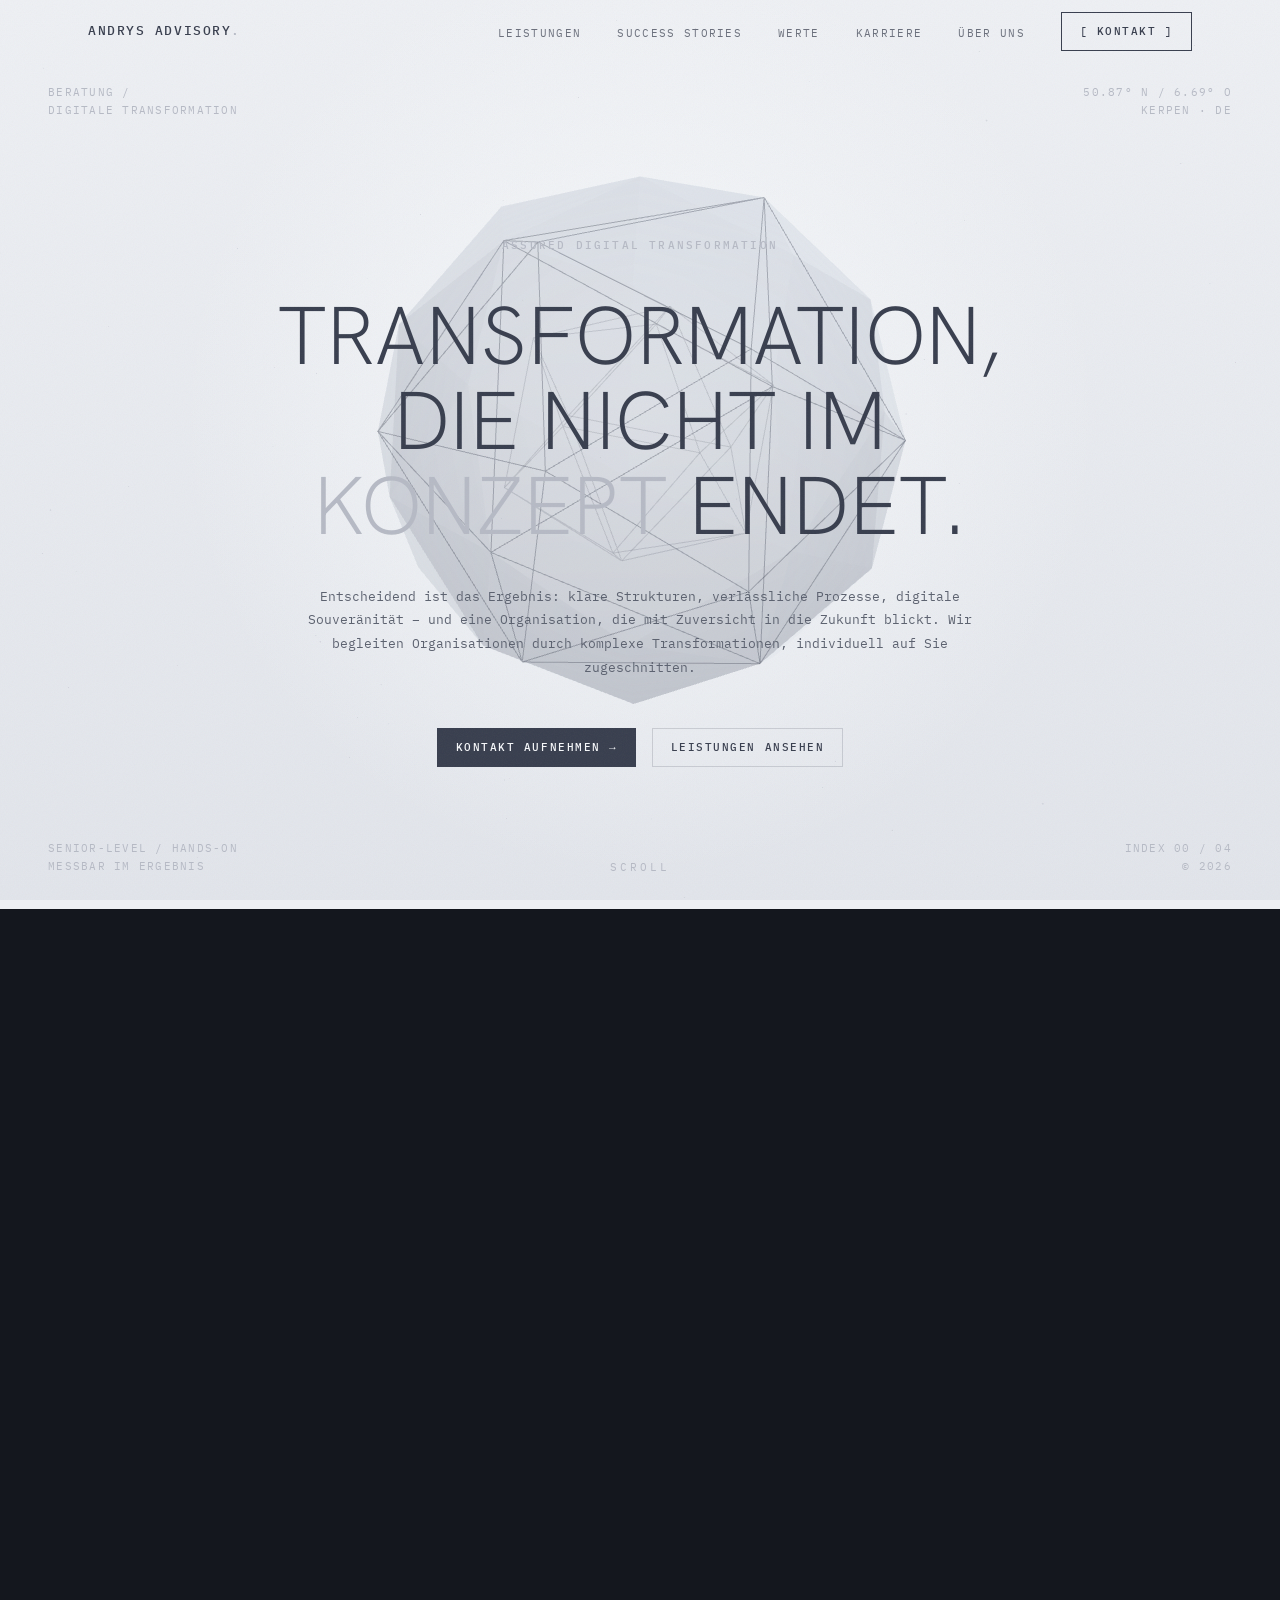
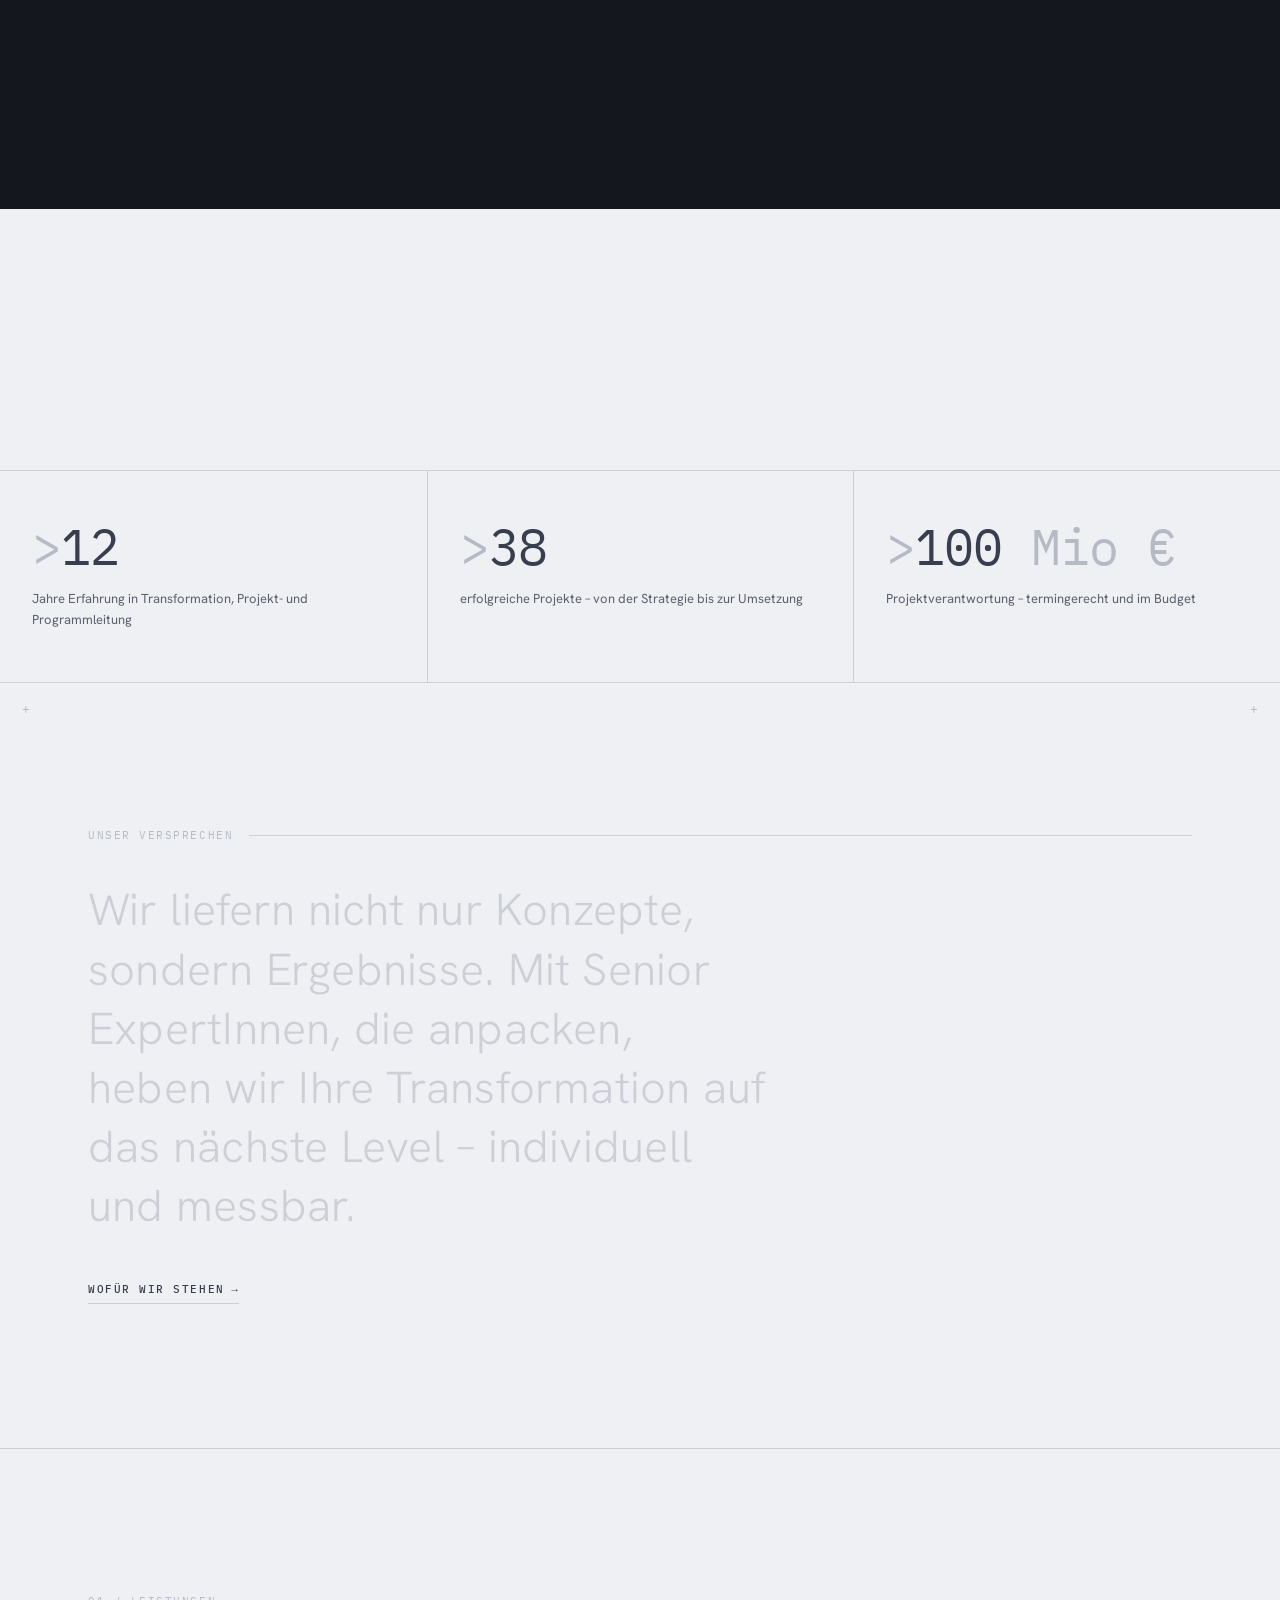
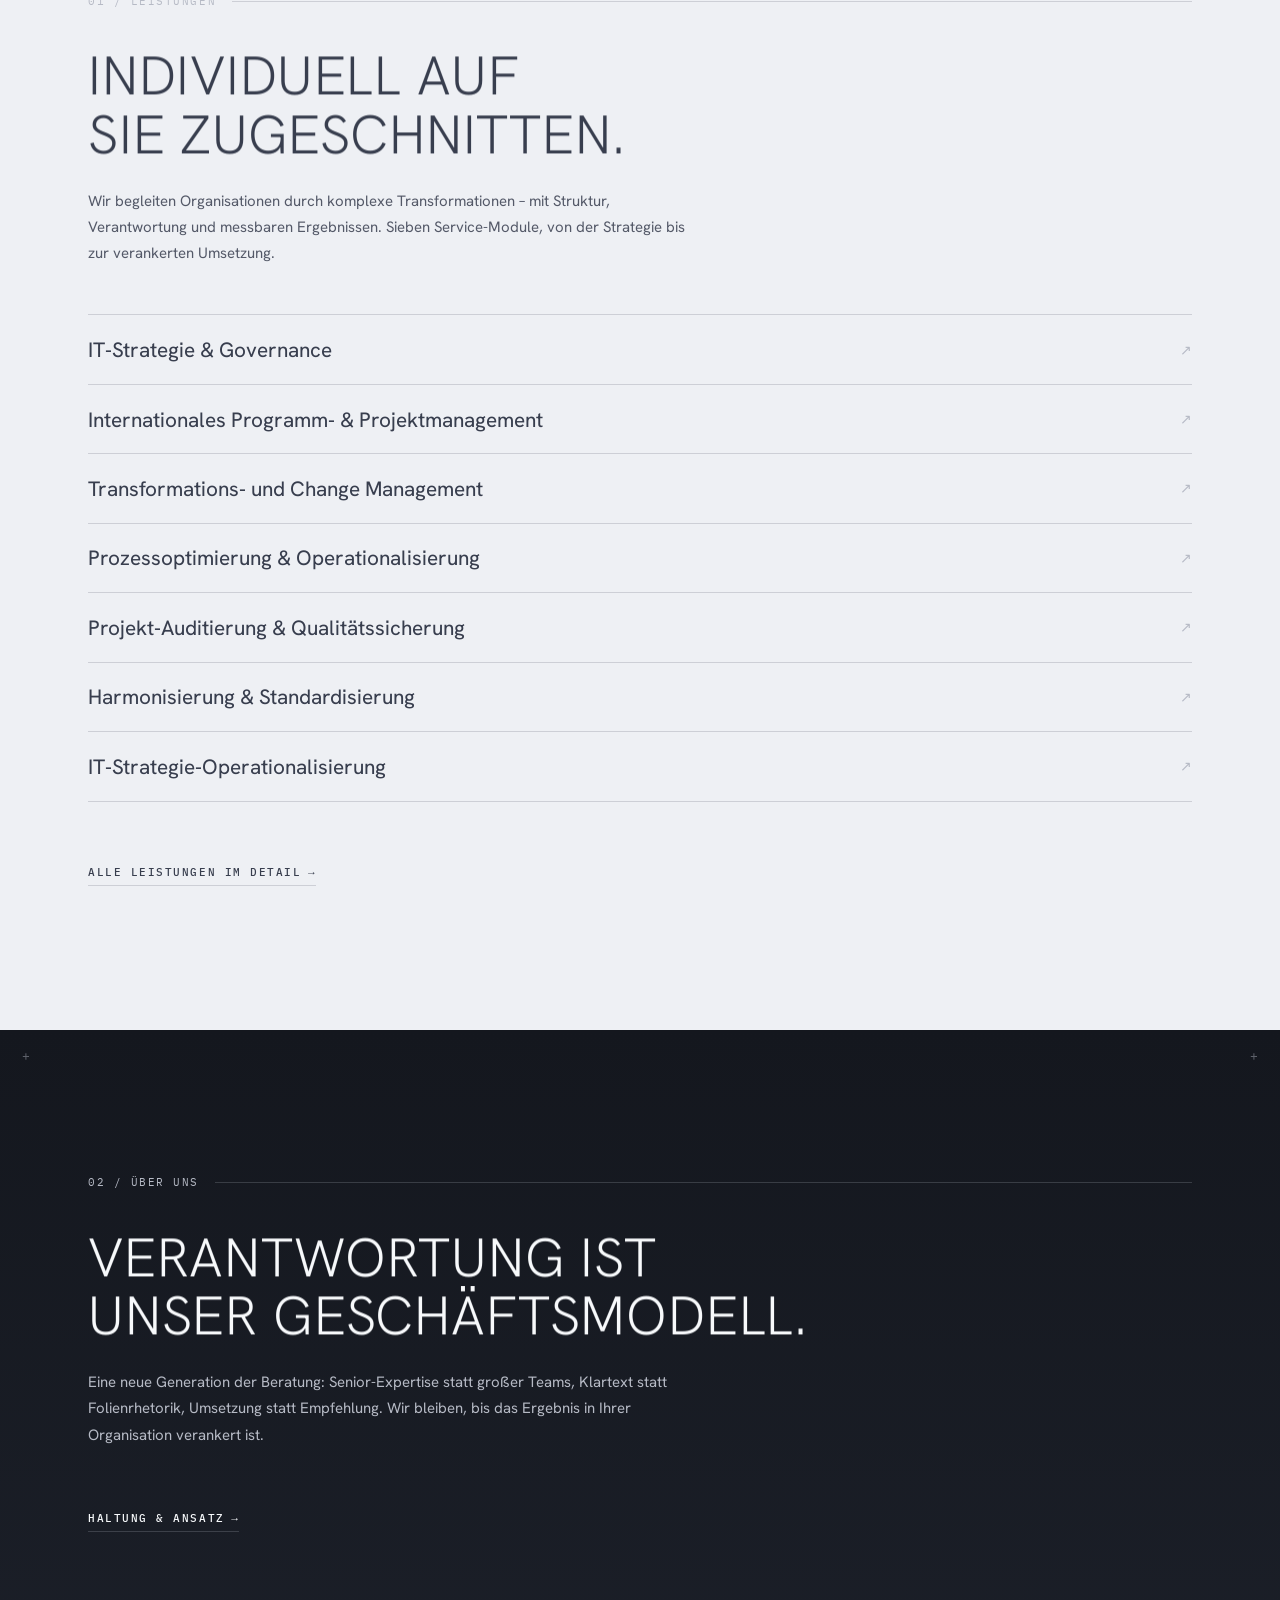
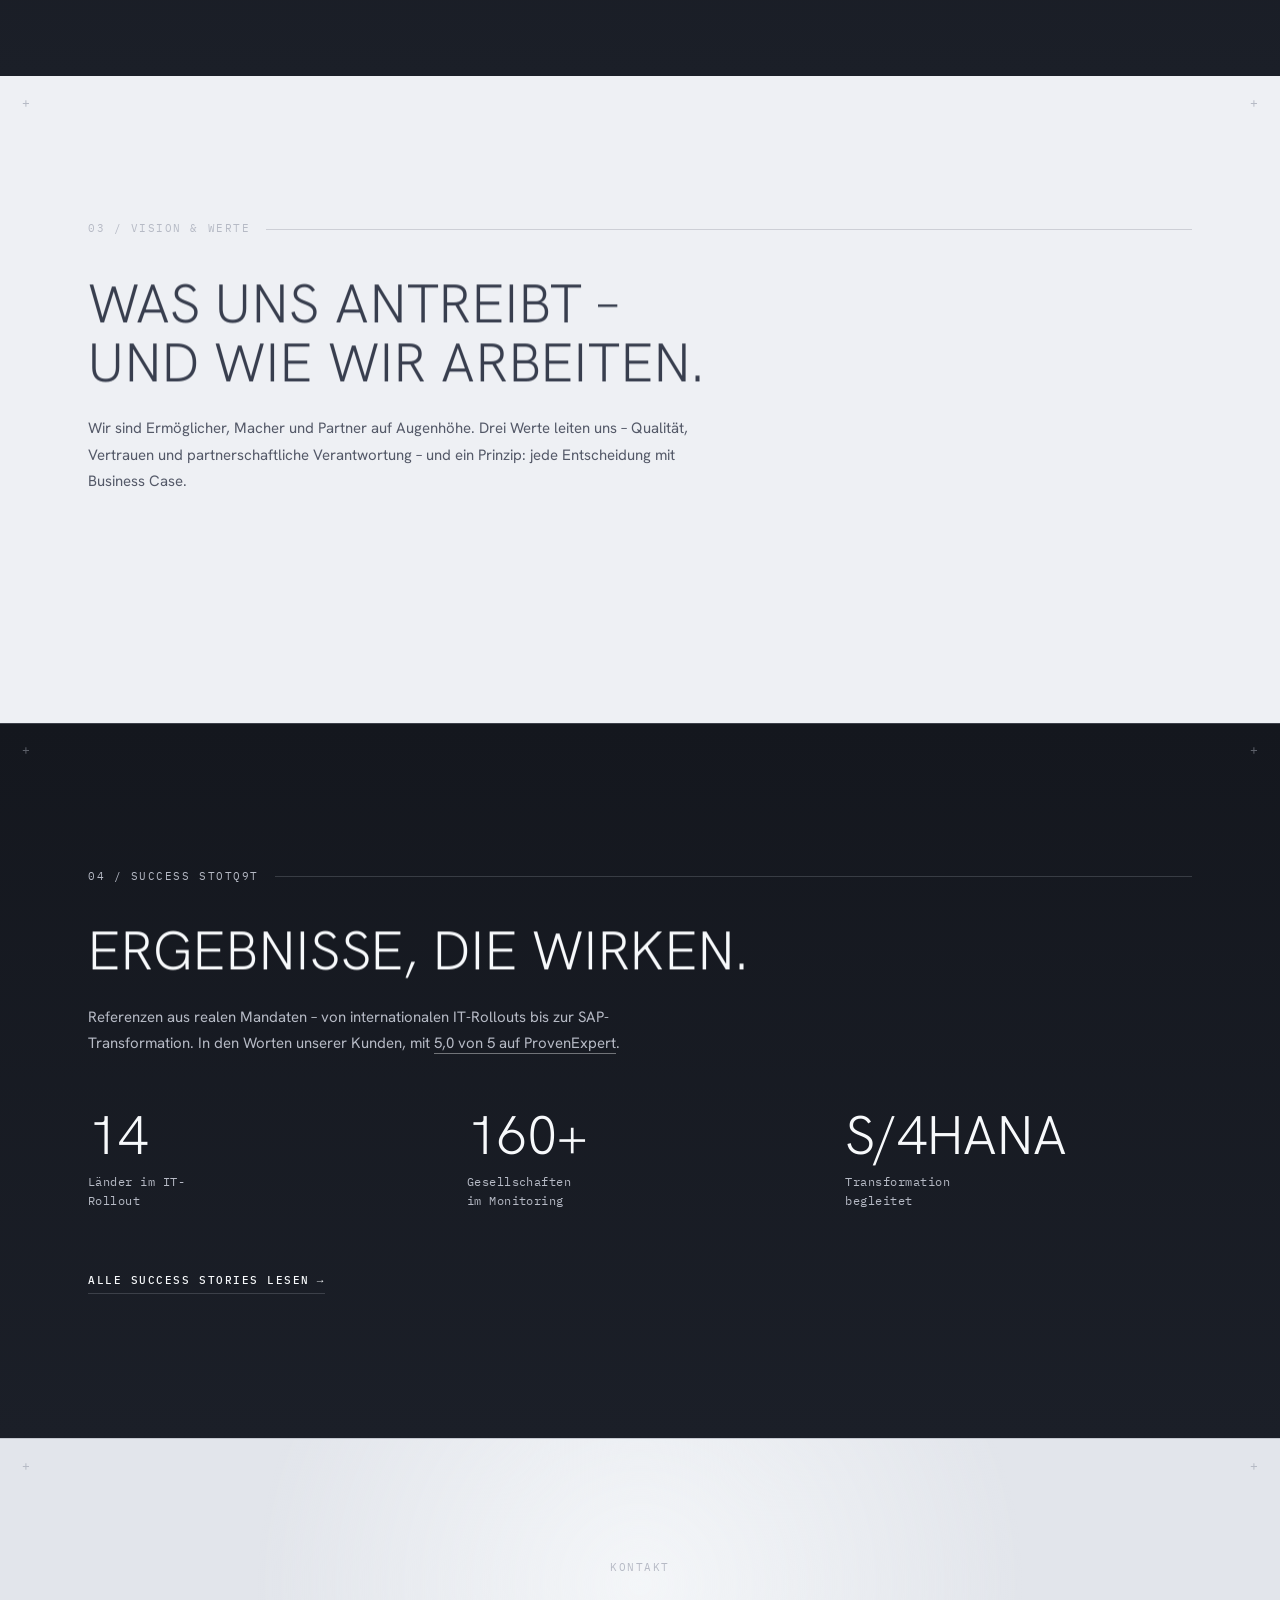
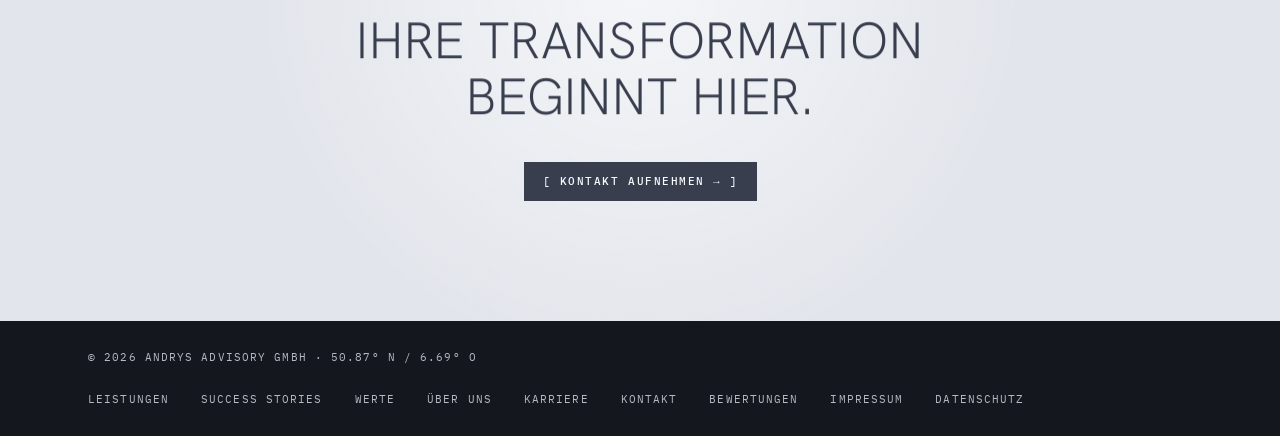
<file: index.html>
<!DOCTYPE html>
<html lang="de">
<head>
  <meta charset="UTF-8">
  <meta name="viewport" content="width=device-width, initial-scale=1.0">
  <title>Andrys Advisory – Beratung für digitale Transformation</title>
  <meta name="description" content="Andrys Advisory begleitet Organisationen durch komplexe Transformationen: IT-Strategie, Prozessoptimierung, Projekt- und Programmleitung – Senior-Level, hands-on, messbar im Ergebnis.">
  <meta property="og:title" content="Andrys Advisory – Beratung für digitale Transformation">
  <meta property="og:description" content="Andrys Advisory begleitet Organisationen durch komplexe Transformationen: IT-Strategie, Prozessoptimierung, Projekt- und Programmleitung – Senior-Level, hands-on, messbar im Ergebnis.">
  <meta property="og:type" content="website">
  <meta property="og:locale" content="de_DE">
  <meta property="og:url" content="https://andrys-advisory.de/">
  <meta property="og:site_name" content="Andrys Advisory">
  <link rel="canonical" href="https://andrys-advisory.de/">
  <meta property="og:image" content="https://andrys-advisory.de/assets/og-image.png">
  <meta property="og:image:width" content="1200">
  <meta property="og:image:height" content="630">
  <meta name="twitter:card" content="summary_large_image">
  <link rel="icon" type="image/svg+xml" href="favicon.svg">
  <link rel="preload" href="assets/fonts/hanken-grotesk-latin-wght-normal.woff2" as="font" type="font/woff2" crossorigin>
  <link rel="preload" href="assets/fonts/ibm-plex-mono-latin-500-normal.woff2" as="font" type="font/woff2" crossorigin>
  <link rel="stylesheet" href="assets/css/style.css">
  <script type="application/ld+json">
  {
    "@context": "https://schema.org",
    "@type": "ProfessionalService",
    "name": "Andrys Advisory GmbH",
    "url": "https://andrys-advisory.de",
    "logo": "https://andrys-advisory.de/favicon.svg",
    "image": "https://andrys-advisory.de/assets/og-image.png",
    "description": "Unternehmensberatung f\u00fcr digitale Transformation, IT-Strategie, Prozessoptimierung sowie Projekt- und Programmleitung \u2013 Senior-Level, hands-on, messbar im Ergebnis.",
    "email": "info@andrys-advisory.de",
    "telephone": "+49-175-8684759",
    "areaServed": ["DE", "AT", "CH"],
    "address": {
      "@type": "PostalAddress",
      "streetAddress": "Am Keuschenend 59",
      "postalCode": "50170",
      "addressLocality": "Kerpen",
      "addressRegion": "Nordrhein-Westfalen",
      "addressCountry": "DE"
    },
    "geo": {
      "@type": "GeoCoordinates",
      "latitude": 50.87,
      "longitude": 6.69
    },
    "founder": { "@type": "Person", "name": "Marco Andrys" },
    "knowsAbout": [
      "Digitale Transformation", "IT-Strategie", "IT-Governance",
      "Projektmanagement", "Programmmanagement", "Prozessoptimierung",
      "Change Management", "Qualit\u00e4tssicherung", "IT-Infrastruktur", "Monitoring"
    ],
    "sameAs": [ "https://www.provenexpert.com/andrys-advisory-gmbh/" ]
  }
  </script>
</head>
<body>

<!-- Intro / Preloader (einmal pro Sitzung; JS entfernt es bei reduzierter Bewegung) -->
<div class="intro" id="intro" aria-hidden="true">
  <span class="tick tick-tl">+</span>
  <span class="tick tick-tr">+</span>
  <span class="tick tick-bl">+</span>
  <span class="tick tick-br">+</span>
  <div class="intro-center">
    <p class="intro-brand" data-scramble>Andrys Advisory</p>
    <p class="intro-label" data-scramble>Beratung / Digitale Transformation</p>
  </div>
  <div class="intro-foot">
    <p class="intro-count"><span id="intro-num">00</span><span class="intro-unit">%</span></p>
    <div class="intro-bar"><span id="intro-bar"></span></div>
  </div>
</div>

<!-- Seiten-Übergang (Wipe) -->
<div class="wipe" id="wipe" aria-hidden="true"></div>

<a class="skip-link" href="#main">Zum Inhalt springen</a>
<header class="nav" id="nav">
    <div class="wrap nav-inner">
      <a class="brand" href="index.html" aria-label="Andrys Advisory – zur Startseite">Andrys&nbsp;Advisory<span class="brand-dot">.</span></a>
      <nav aria-label="Hauptnavigation">
        <ul class="nav-links" id="nav-links">
          <li><a class="nav-link" href="leistungen.html" data-scramble-hover>Leistungen</a></li>
          <li><a class="nav-link" href="referenzen.html" data-scramble-hover>Success Stories</a></li>
          <li><a class="nav-link" href="werte.html" data-scramble-hover>Werte</a></li>
          <li><a class="nav-link" href="karriere.html" data-scramble-hover>Karriere</a></li>
          <li><a class="nav-link" href="ueber.html" data-scramble-hover>Über uns</a></li>
          <li class="nav-cta"><a class="btn" href="kontakt.html">[ Kontakt ]</a></li>
        </ul>
      </nav>
      <button class="nav-toggle" id="nav-toggle" aria-expanded="false" aria-controls="nav-links" aria-label="Menü öffnen">
        <span></span><span></span><span></span>
      </button>
    </div>
  </header>
<main id="main">



    <!-- ============================== HERO ============================== -->
    <section class="hero" id="top" data-cinematic aria-label="Einführung">
      <div class="hero-sticky">
        <canvas class="hero-canvas" id="crystal" aria-hidden="true"></canvas>

        <p class="hud hud-tl" aria-hidden="true">Beratung /<br>Digitale Transformation</p>
        <p class="hud hud-tr" aria-hidden="true">50.87° N / 6.69° O<br>Kerpen · DE</p>

        <div class="wrap">
          <div class="hero-stagger">
            <p class="hero-eyebrow" data-scramble>Assured Digital Transformation</p>
            <h1 class="hero-title">
              <span class="line"><span class="line-in">Transformation,</span></span>
              <span class="line"><span class="line-in">die nicht im</span></span>
              <span class="line"><span class="line-in"><span class="em">Konzept</span> endet.</span></span>
            </h1>
            <p class="hero-sub">Entscheidend ist das Ergebnis: klare Strukturen, verlässliche Prozesse, digitale Souveränität – und eine Organisation, die mit Zuversicht in die Zukunft blickt. Wir begleiten Organisationen durch komplexe Transformationen, individuell auf Sie zugeschnitten.</p>
            <div class="hero-cta">
              <a class="btn btn-solid" href="kontakt.html">Kontakt aufnehmen <span class="arrow" aria-hidden="true">→</span></a>
              <a class="btn btn-ghost" href="leistungen.html">Leistungen ansehen</a>
            </div>
          </div>
        </div>

        <p class="hud hud-bl" aria-hidden="true">Senior-Level / Hands-on<br>Messbar im Ergebnis</p>
        <p class="hero-scrollcue" aria-hidden="true">Scroll</p>
        <p class="hud hud-br" aria-hidden="true">Index 00 / 04<br>© 2026</p>
      </div>
    </section>

    <!-- ============================ KENNZAHLEN ============================ -->
    <section class="proof" aria-label="Kennzahlen">
      <div class="proof-grid">
        <div class="proof-item" data-reveal>
          <p class="proof-num"><span class="unit">&gt;</span><span data-count="12">0</span></p>
          <p class="proof-label">Jahre Erfahrung in Transformation, Projekt- und Programmleitung</p>
        </div>
        <div class="proof-item" data-reveal style="--rd:100ms">
          <p class="proof-num"><span class="unit">&gt;</span><span data-count="38">0</span></p>
          <p class="proof-label">erfolgreiche Projekte – von der Strategie bis zur Umsetzung</p>
        </div>
        <div class="proof-item" data-reveal style="--rd:200ms">
          <p class="proof-num"><span class="unit">&gt;</span><span data-count="100">0</span><span class="unit"> Mio&nbsp;€</span></p>
          <p class="proof-label">Projektverantwortung – termingerecht und im Budget</p>
        </div>
      </div>
    </section>

    <!-- ============================== VERSPRECHEN ============================== -->
    <section class="manifest section-pad" aria-label="Unser Versprechen">
      <span class="tick tick-tl" aria-hidden="true">+</span>
      <span class="tick tick-tr" aria-hidden="true">+</span>
      <div class="wrap">
        <p class="section-index" data-scramble>Unser Versprechen</p>
        <p class="manifest-text" data-words>Wir liefern nicht nur Konzepte, sondern Ergebnisse. Mit Senior ExpertInnen, die anpacken, heben wir Ihre Transformation auf das nächste Level – individuell und messbar.</p>
        <p class="manifest-foot"><a class="link-more" href="ueber.html">Wofür wir stehen <span aria-hidden="true">→</span></a></p>
      </div>
    </section>

    <!-- ============================ LEISTUNGEN ============================ -->
    <section class="section-pad" id="leistungen" aria-labelledby="leistungen-title" style="border-top: 1px solid var(--line);">
      <div class="wrap">
        <p class="section-index" data-scramble>01 / Leistungen</p>
        <h2 class="section-title" id="leistungen-title" data-reveal>Individuell auf Sie zugeschnitten.</h2>
        <p class="section-intro" data-reveal>Wir begleiten Organisationen durch komplexe Transformationen – mit Struktur, Verantwortung und messbaren Ergebnissen. Sieben Service-Module, von der Strategie bis zur verankerten Umsetzung.</p>
        <ul class="teaser-list" data-reveal>
          <li><a href="leistungen.html#leistungen-governance"><span>IT‑Strategie &amp; Governance</span><span aria-hidden="true">↗︎</span></a></li>
          <li><a href="leistungen.html#leistungen-projektmanagement"><span>Internationales Programm‑ &amp; Projektmanagement</span><span aria-hidden="true">↗︎</span></a></li>
          <li><a href="leistungen.html#leistungen-change"><span>Transformations‑ und Change Management</span><span aria-hidden="true">↗︎</span></a></li>
          <li><a href="leistungen.html#leistungen-prozesse"><span>Prozessoptimierung &amp; Operationalisierung</span><span aria-hidden="true">↗︎</span></a></li>
          <li><a href="leistungen.html#leistungen-audit"><span>Projekt‑Auditierung &amp; Qualitätssicherung</span><span aria-hidden="true">↗︎</span></a></li>
          <li><a href="leistungen.html#leistungen-harmonisierung"><span>Harmonisierung &amp; Standardisierung</span><span aria-hidden="true">↗︎</span></a></li>
          <li><a href="leistungen.html#leistungen-operationalisierung"><span>IT‑Strategie‑Operationalisierung</span><span aria-hidden="true">↗︎</span></a></li>
        </ul>
        <p class="section-foot" data-reveal><a class="link-more" href="leistungen.html">Alle Leistungen im Detail <span aria-hidden="true">→</span></a></p>
      </div>
    </section>

    <!-- ============================== WARUM ============================== -->
    <section class="section-pad on-dark" id="ueber-teaser" aria-labelledby="ueber-teaser-title">
      <span class="tick tick-tl" aria-hidden="true">+</span>
      <span class="tick tick-tr" aria-hidden="true">+</span>
      <div class="wrap">
        <p class="section-index" data-scramble>02 / Über uns</p>
        <h2 class="section-title" id="ueber-teaser-title" data-reveal>Verantwortung ist unser Geschäftsmodell.</h2>
        <p class="section-intro" data-reveal>Eine neue Generation der Beratung: Senior-Expertise statt großer Teams, Klartext statt Folienrhetorik, Umsetzung statt Empfehlung. Wir bleiben, bis das Ergebnis in Ihrer Organisation verankert ist.</p>
        <p class="section-foot" data-reveal><a class="link-more" href="ueber.html">Haltung &amp; Ansatz <span aria-hidden="true">&#8594;</span></a></p>
      </div>
    </section>

    <!-- ============================ VISION & WERTE ============================ -->
    <section class="section-pad" aria-labelledby="werte-title">
      <span class="tick tick-tl" aria-hidden="true">+</span>
      <span class="tick tick-tr" aria-hidden="true">+</span>
      <div class="wrap">
        <p class="section-index" data-scramble>03 / Vision &amp; Werte</p>
        <h2 class="section-title" id="werte-title" data-reveal>Was uns antreibt – und wie wir arbeiten.</h2>
        <p class="section-intro" data-reveal>Wir sind Ermöglicher, Macher und Partner auf Augenhöhe. Drei Werte leiten uns – Qualität, Vertrauen und partnerschaftliche Verantwortung – und ein Prinzip: jede Entscheidung mit Business Case.</p>
        <p class="section-foot" data-reveal><a class="link-more" href="werte.html">Vision &amp; Werte im Detail <span aria-hidden="true">→</span></a></p>
      </div>
    </section>

    <!-- ========================== SUCCESS STORIES ========================== -->
    <section class="section-pad on-dark" id="referenzen" aria-labelledby="referenzen-title" style="border-top: 1px solid var(--line-dark);">
      <span class="tick tick-tl" aria-hidden="true">+</span>
      <span class="tick tick-tr" aria-hidden="true">+</span>
      <div class="wrap">
        <p class="section-index" data-scramble>04 / Success Stories</p>
        <h2 class="section-title" id="referenzen-title" data-reveal>Ergebnisse, die wirken.</h2>
        <p class="section-intro" data-reveal>Referenzen aus realen Mandaten – von internationalen IT-Rollouts bis zur SAP-Transformation. In den Worten unserer Kunden, mit <a href="https://www.provenexpert.com/andrys-advisory-gmbh/" rel="noopener">5,0 von 5 auf ProvenExpert</a>.</p>
        <div class="figures" data-reveal>
          <p class="figure"><b>14</b><span>Länder im IT-Rollout</span></p>
          <p class="figure"><b>160+</b><span>Gesellschaften im Monitoring</span></p>
          <p class="figure"><b>S/4HANA</b><span>Transformation begleitet</span></p>
        </div>
        <p class="section-foot" data-reveal><a class="link-more" href="referenzen.html">Alle Success Stories lesen <span aria-hidden="true">→</span></a></p>
      </div>
    </section>

    <!-- =============================== KONTAKT-BAND =============================== -->
    <section class="contact cta-band" aria-labelledby="kontakt-title">
      <span class="tick tick-tl" aria-hidden="true">+</span>
      <span class="tick tick-tr" aria-hidden="true">+</span>
      <div class="wrap">
        <p class="section-index" data-scramble>Kontakt</p>
        <h2 class="cta-title" id="kontakt-title" data-reveal>Ihre Transformation beginnt hier.</h2>
        <div class="contact-cta" data-reveal>
          <a class="btn btn-solid" href="kontakt.html">[ Kontakt aufnehmen <span class="arrow" aria-hidden="true">→</span> ]</a>
        </div>
      </div>
    </section>

  
</main>
<footer class="footer">
    <div class="wrap footer-inner">
      <p>© 2026 Andrys Advisory GmbH · 50.87° N / 6.69° O</p>
      <ul class="footer-links">
        <li><a href="leistungen.html">Leistungen</a></li>
        <li><a href="referenzen.html">Success Stories</a></li>
        <li><a href="werte.html">Werte</a></li>
        <li><a href="ueber.html">Über uns</a></li>
        <li><a href="karriere.html">Karriere</a></li>
        <li><a href="kontakt.html">Kontakt</a></li>
        <li><a href="https://www.provenexpert.com/andrys-advisory-gmbh/" rel="noopener">Bewertungen</a></li>
        <li><a href="impressum.html">Impressum</a></li>
        <li><a href="datenschutz.html">Datenschutz</a></li>
      </ul>
    </div>
  </footer>
<script src="assets/js/main.js" defer></script>
<script src="assets/js/crystal.js" defer></script>
</body>
</html>
</file>
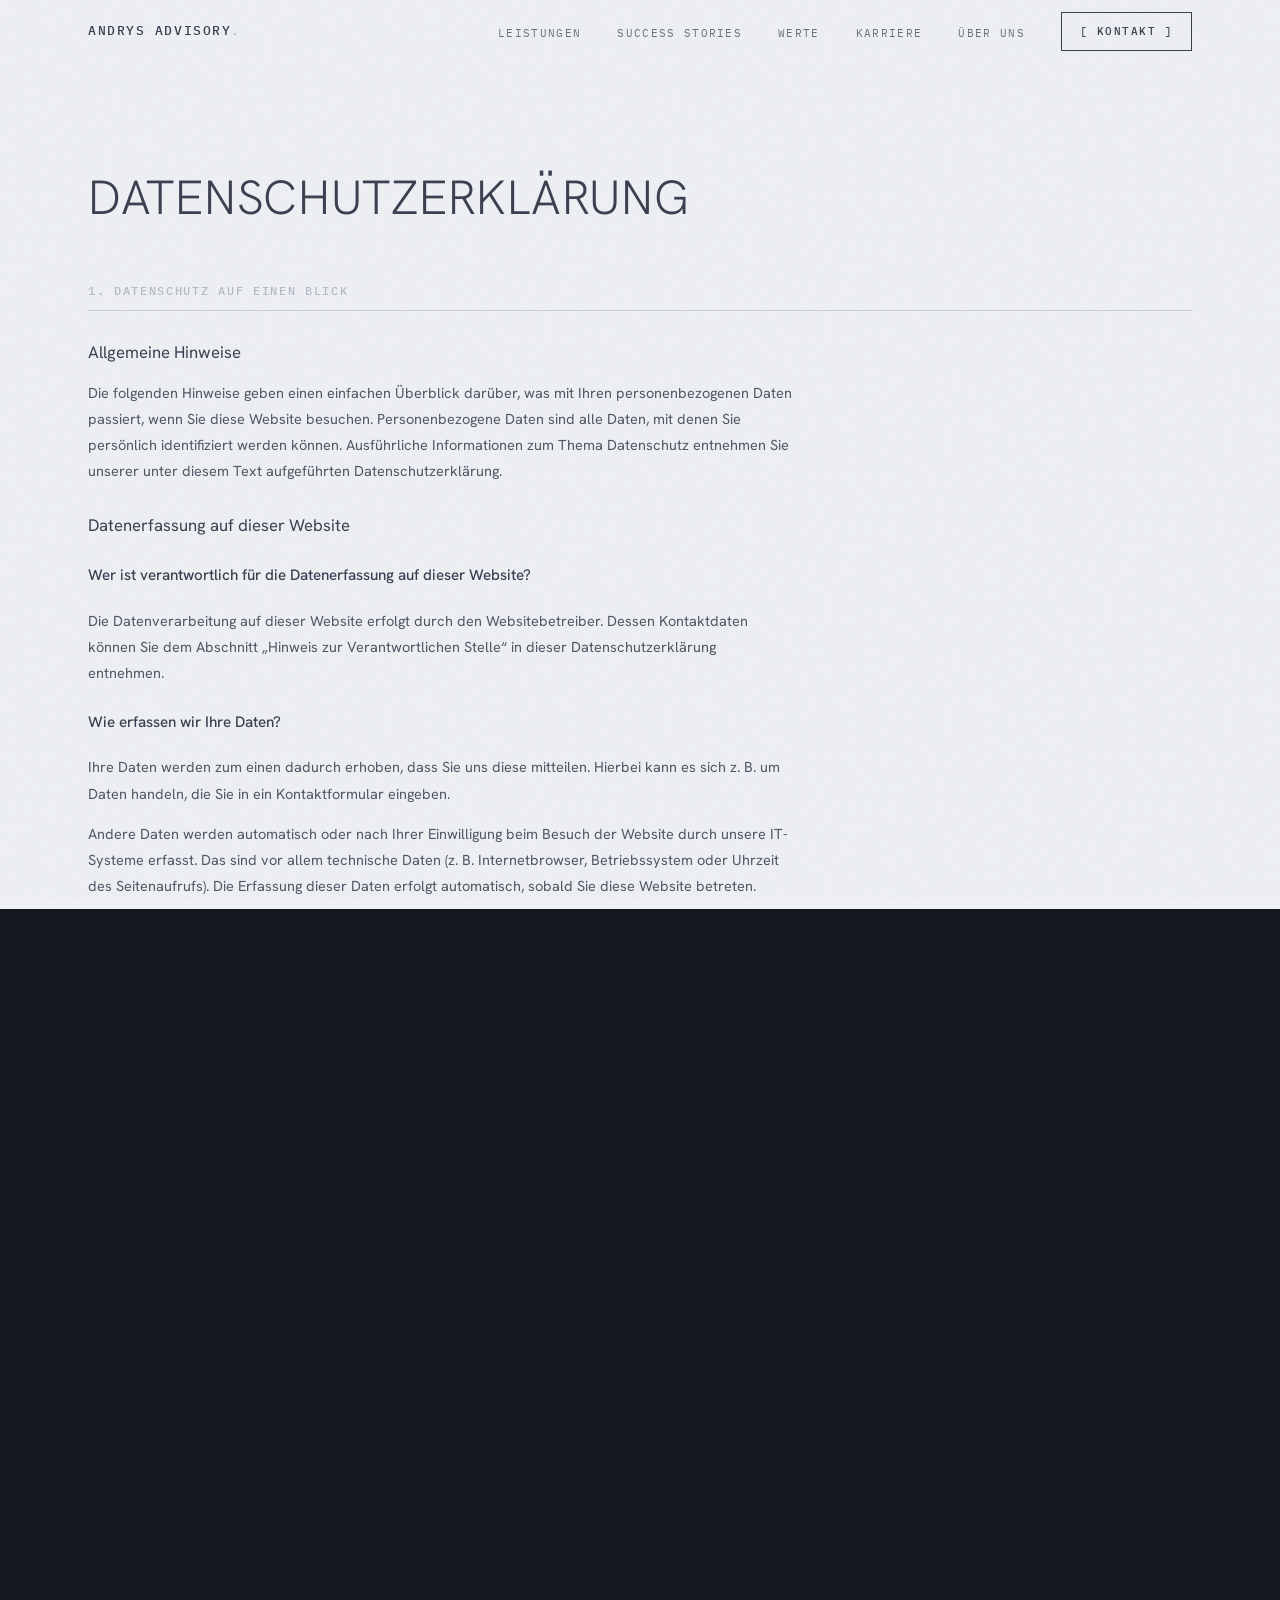
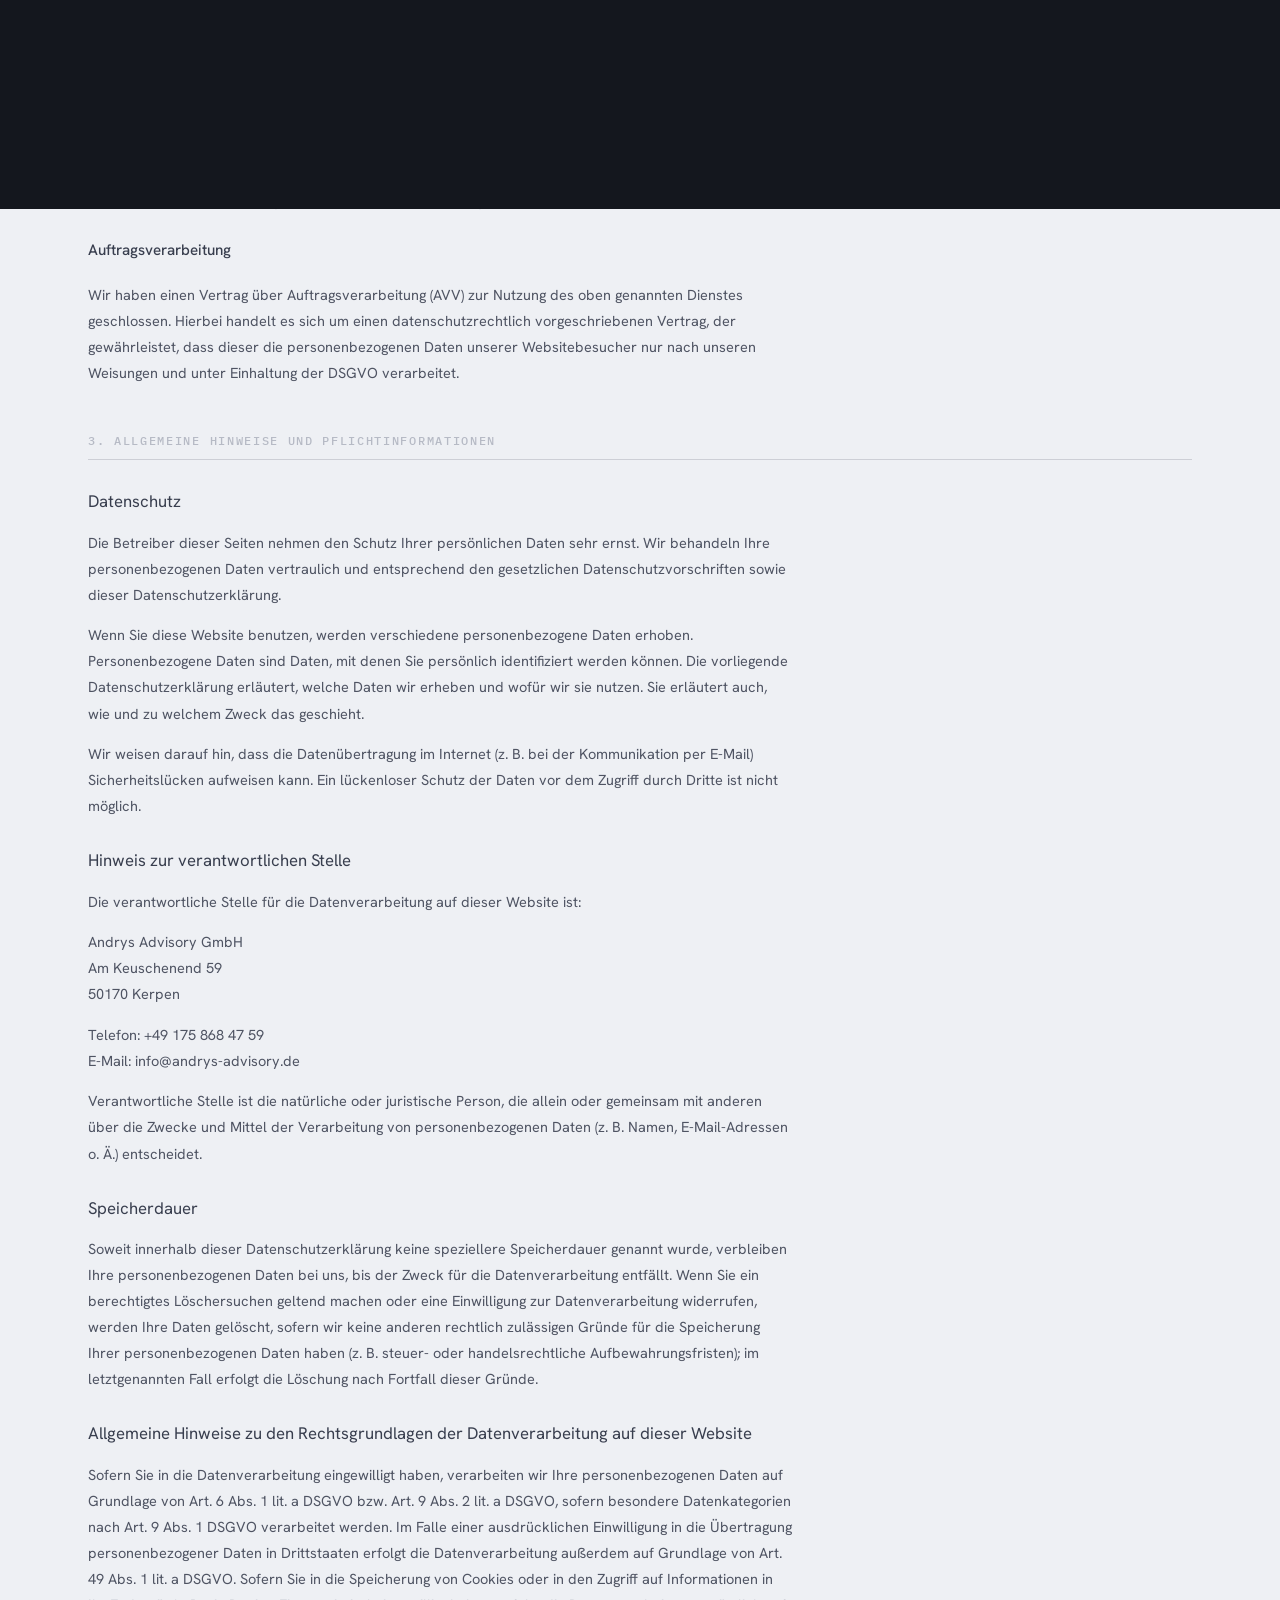
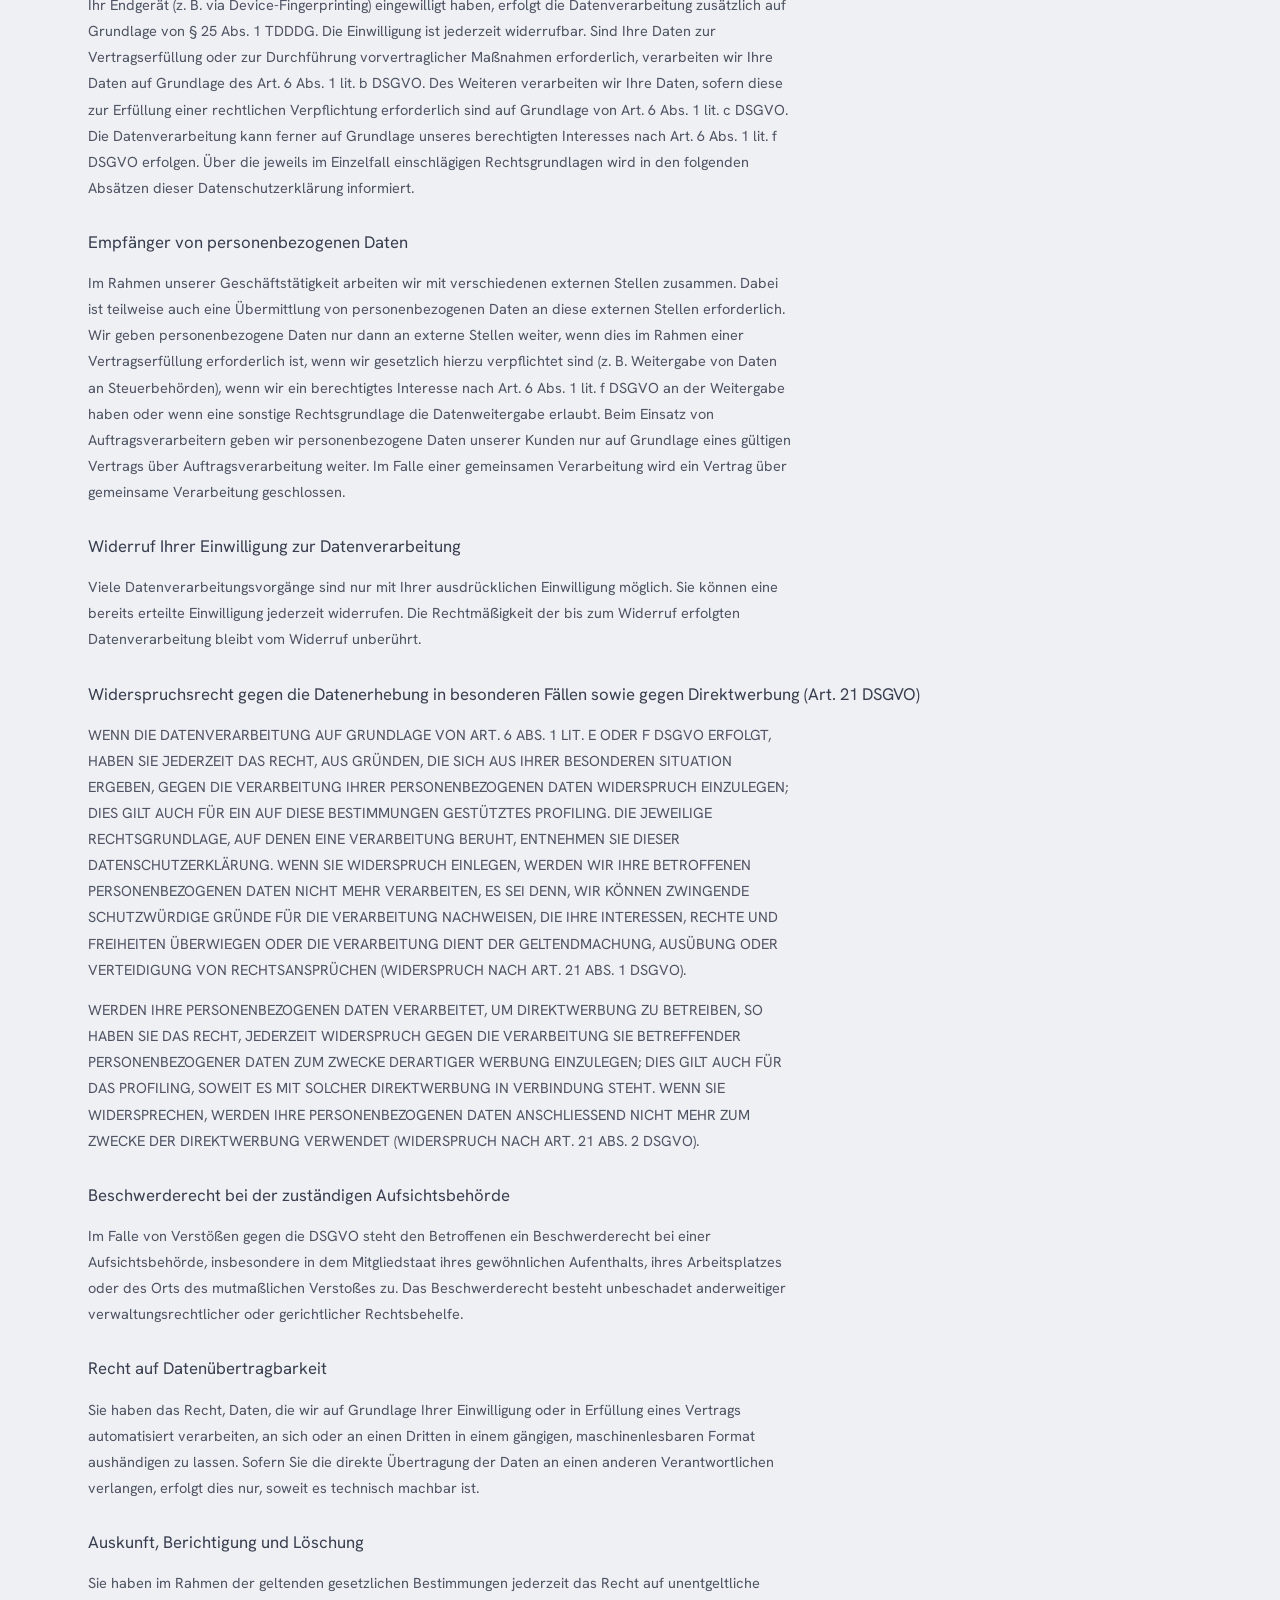
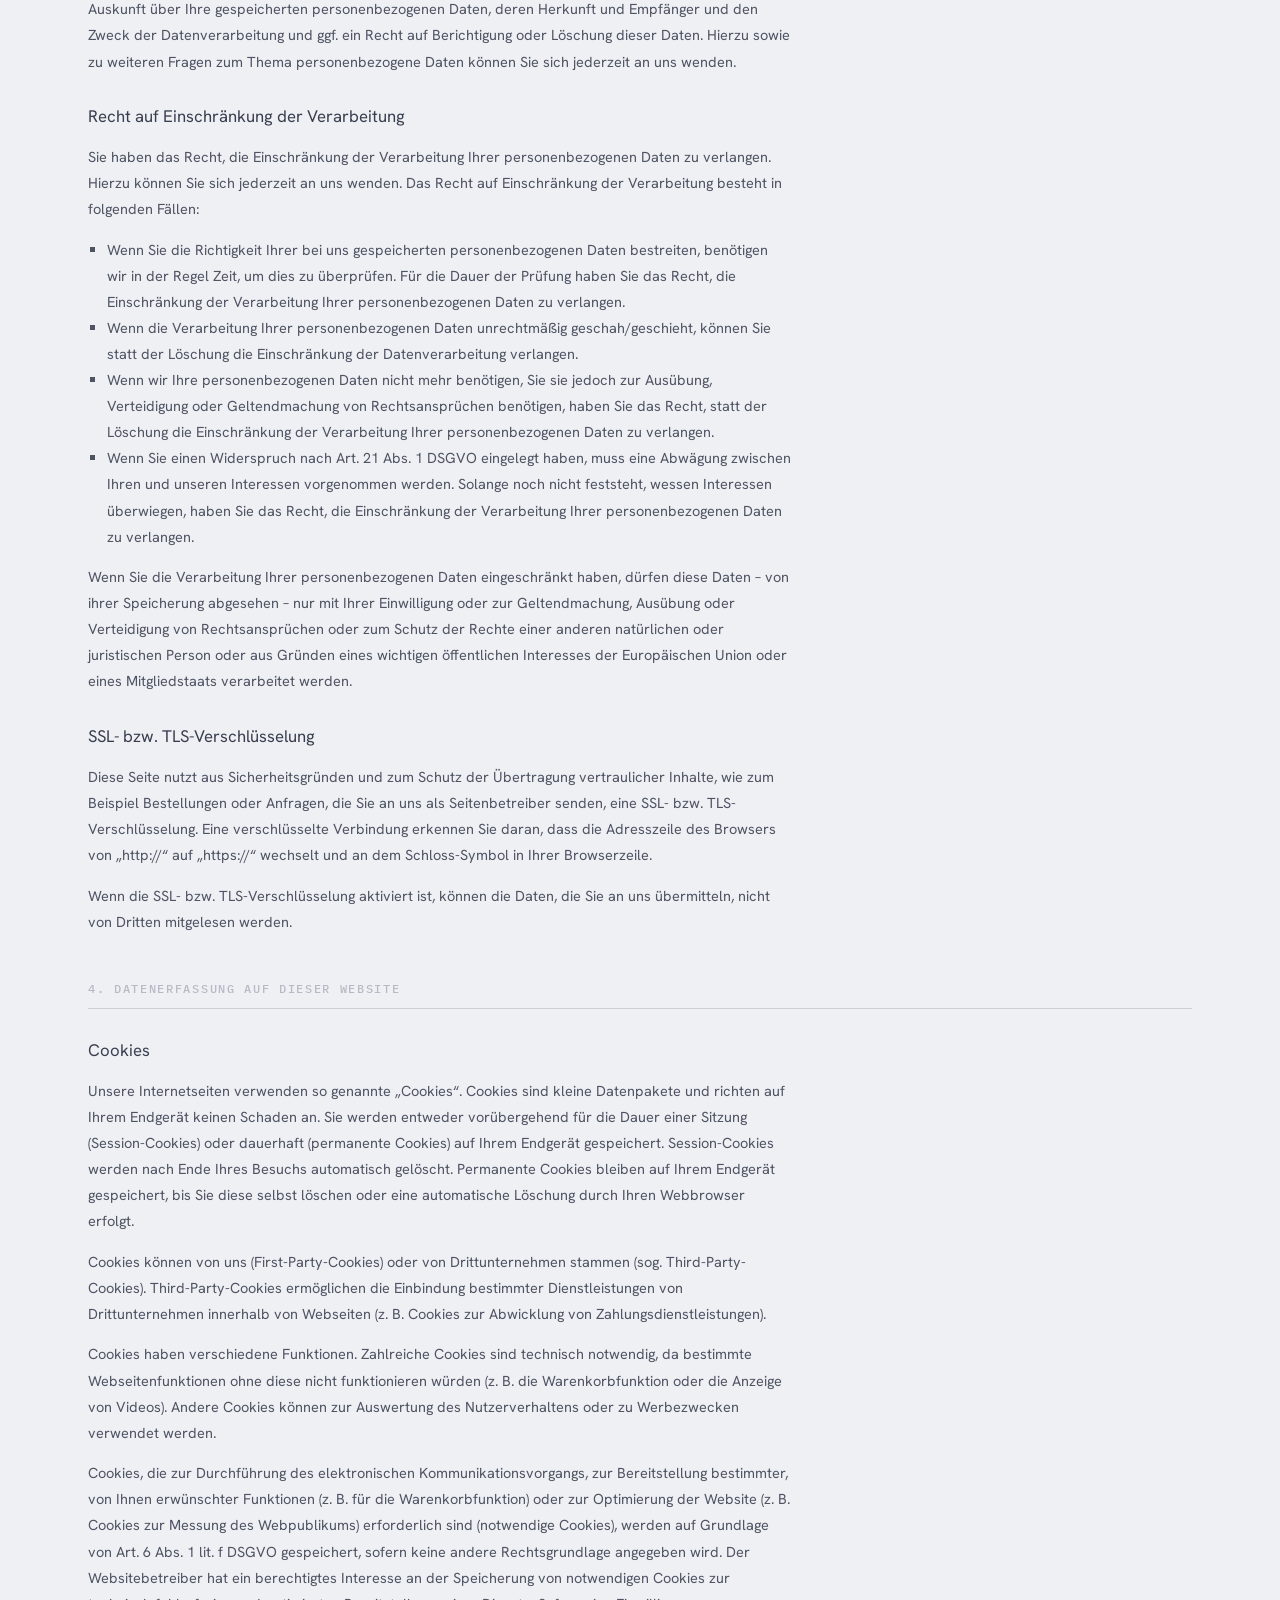
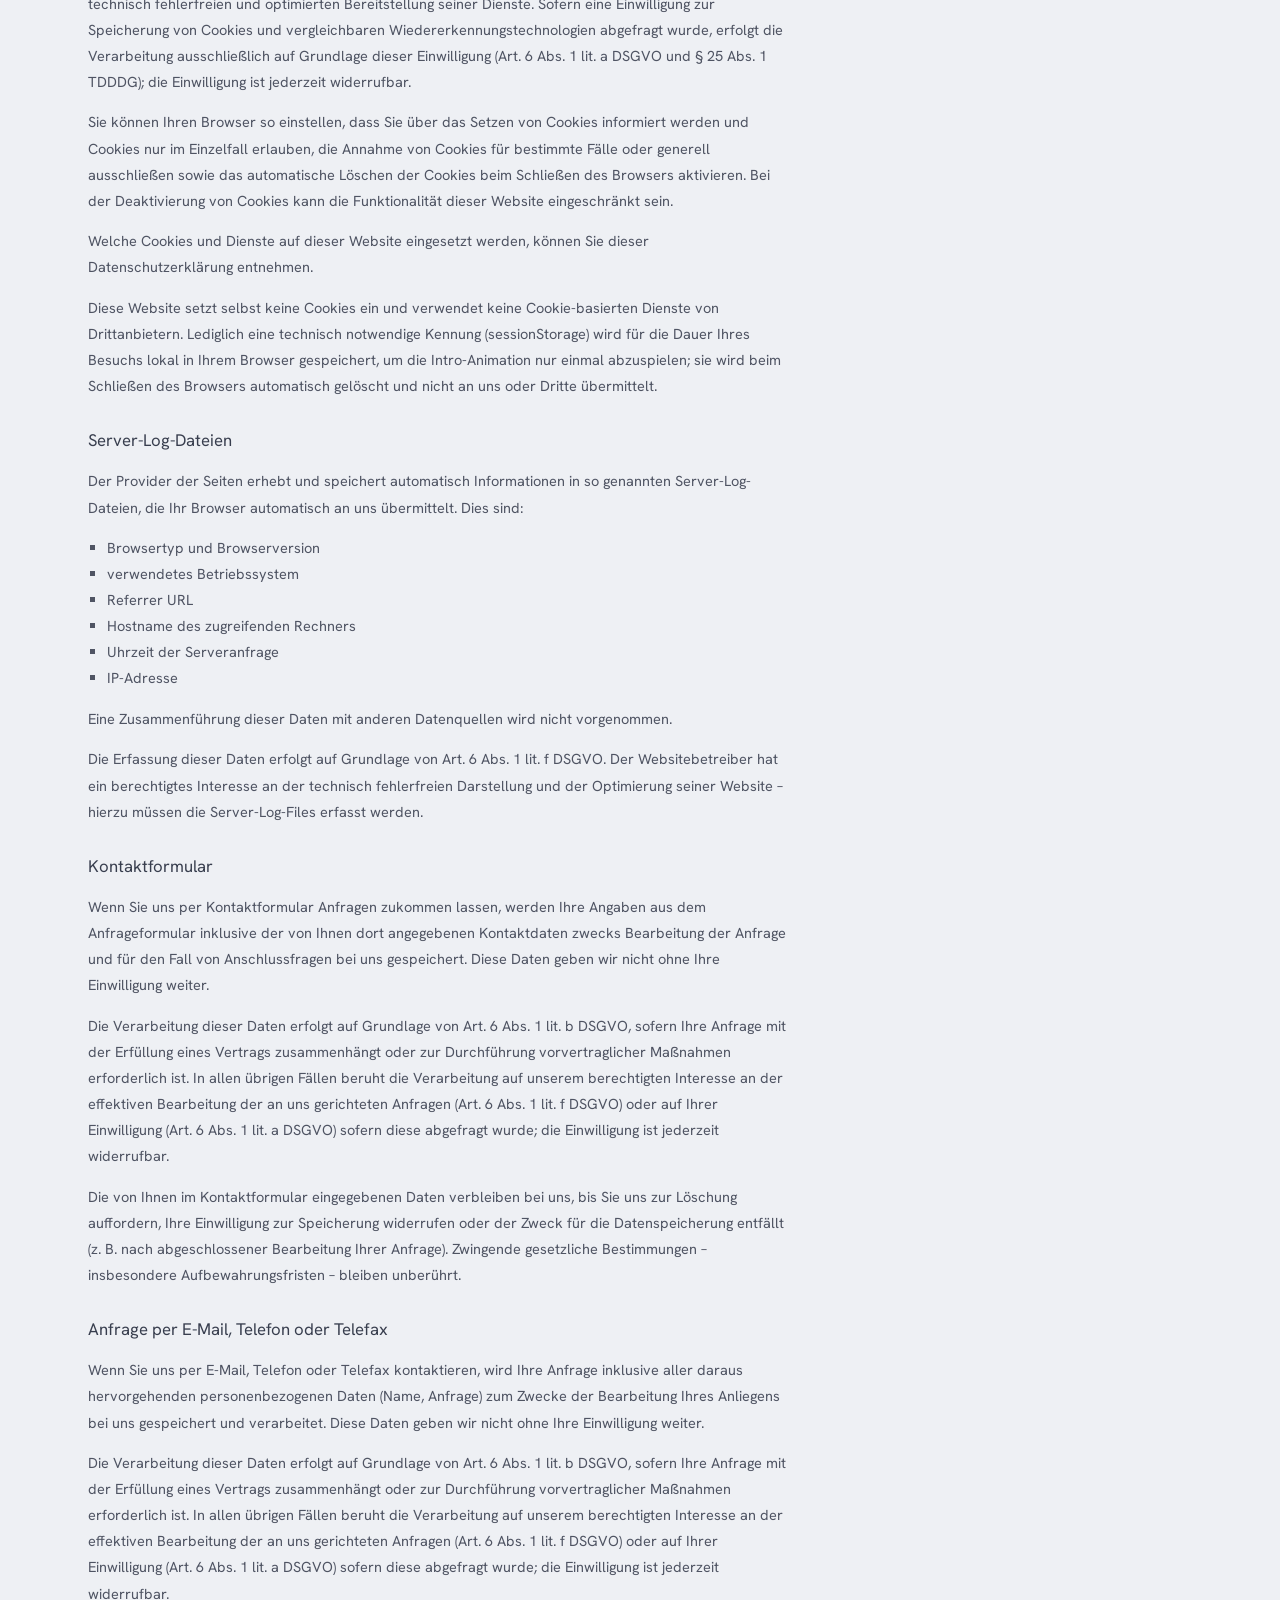
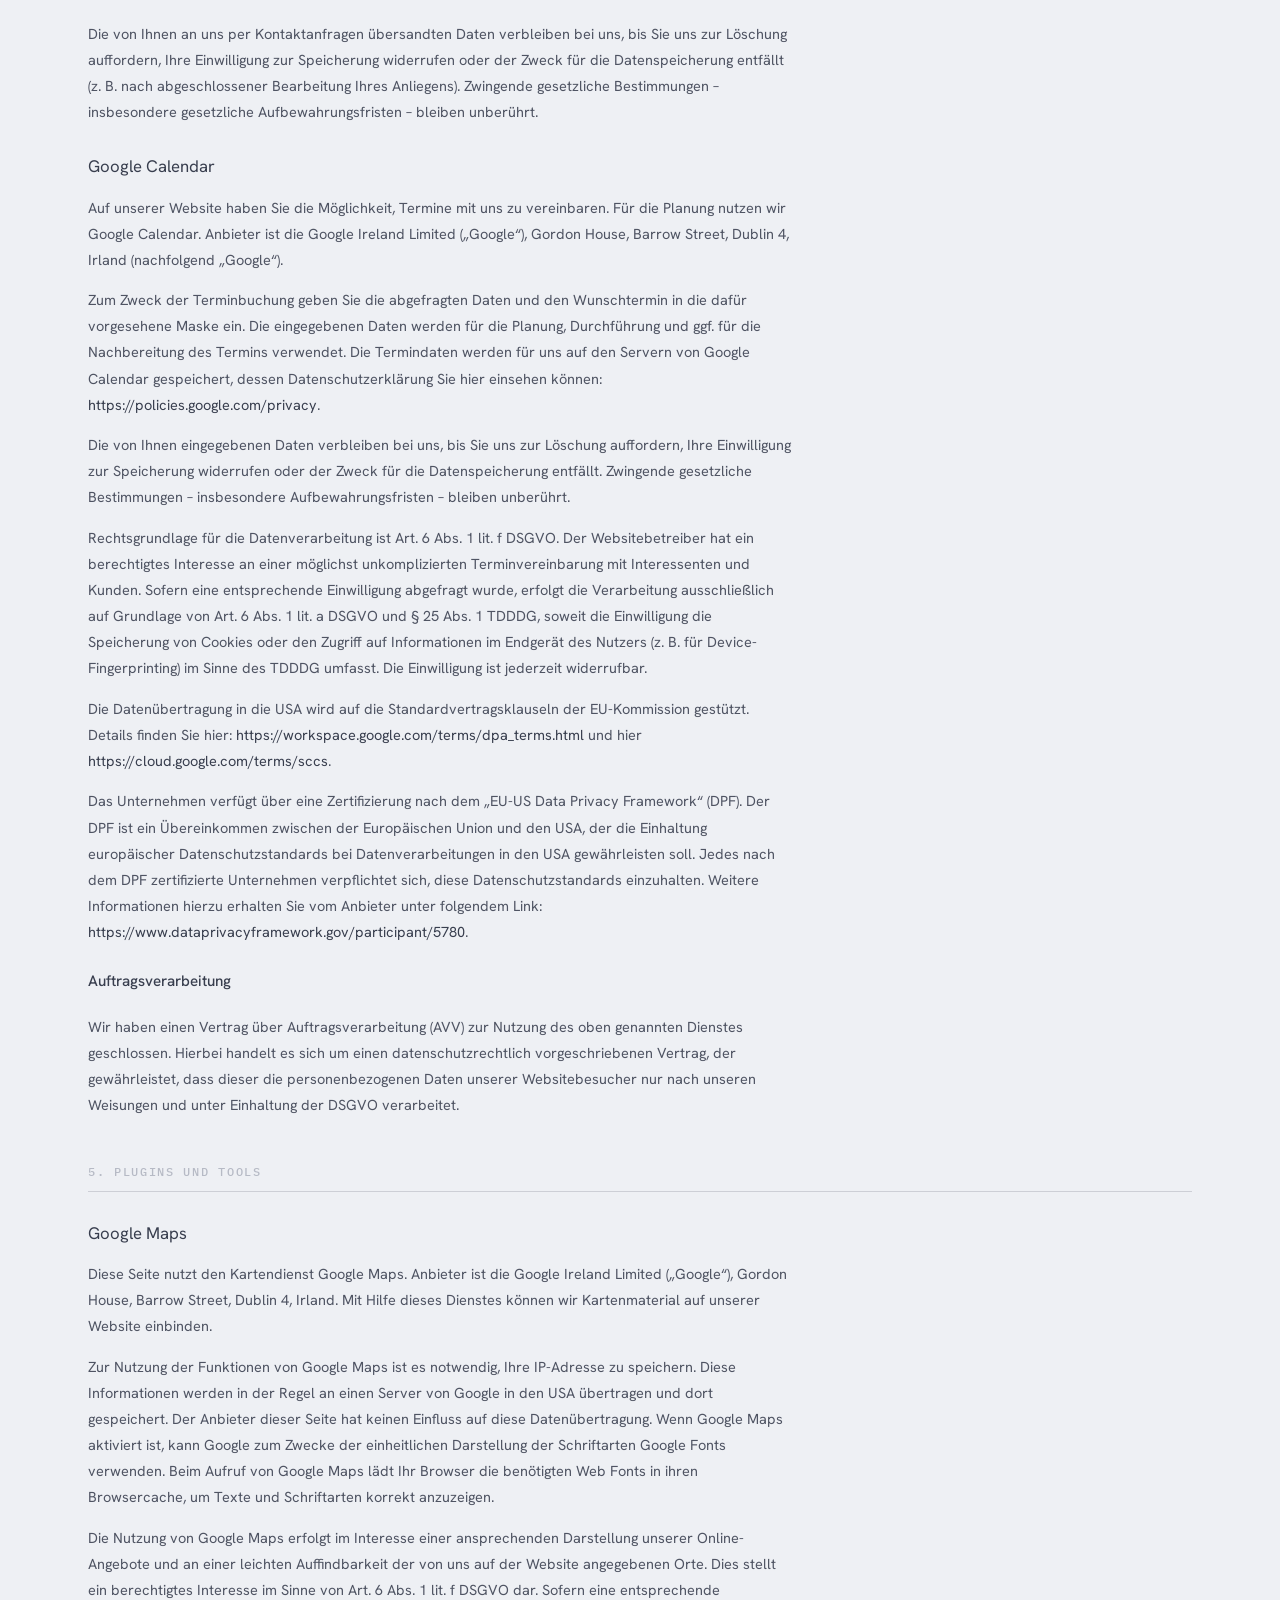
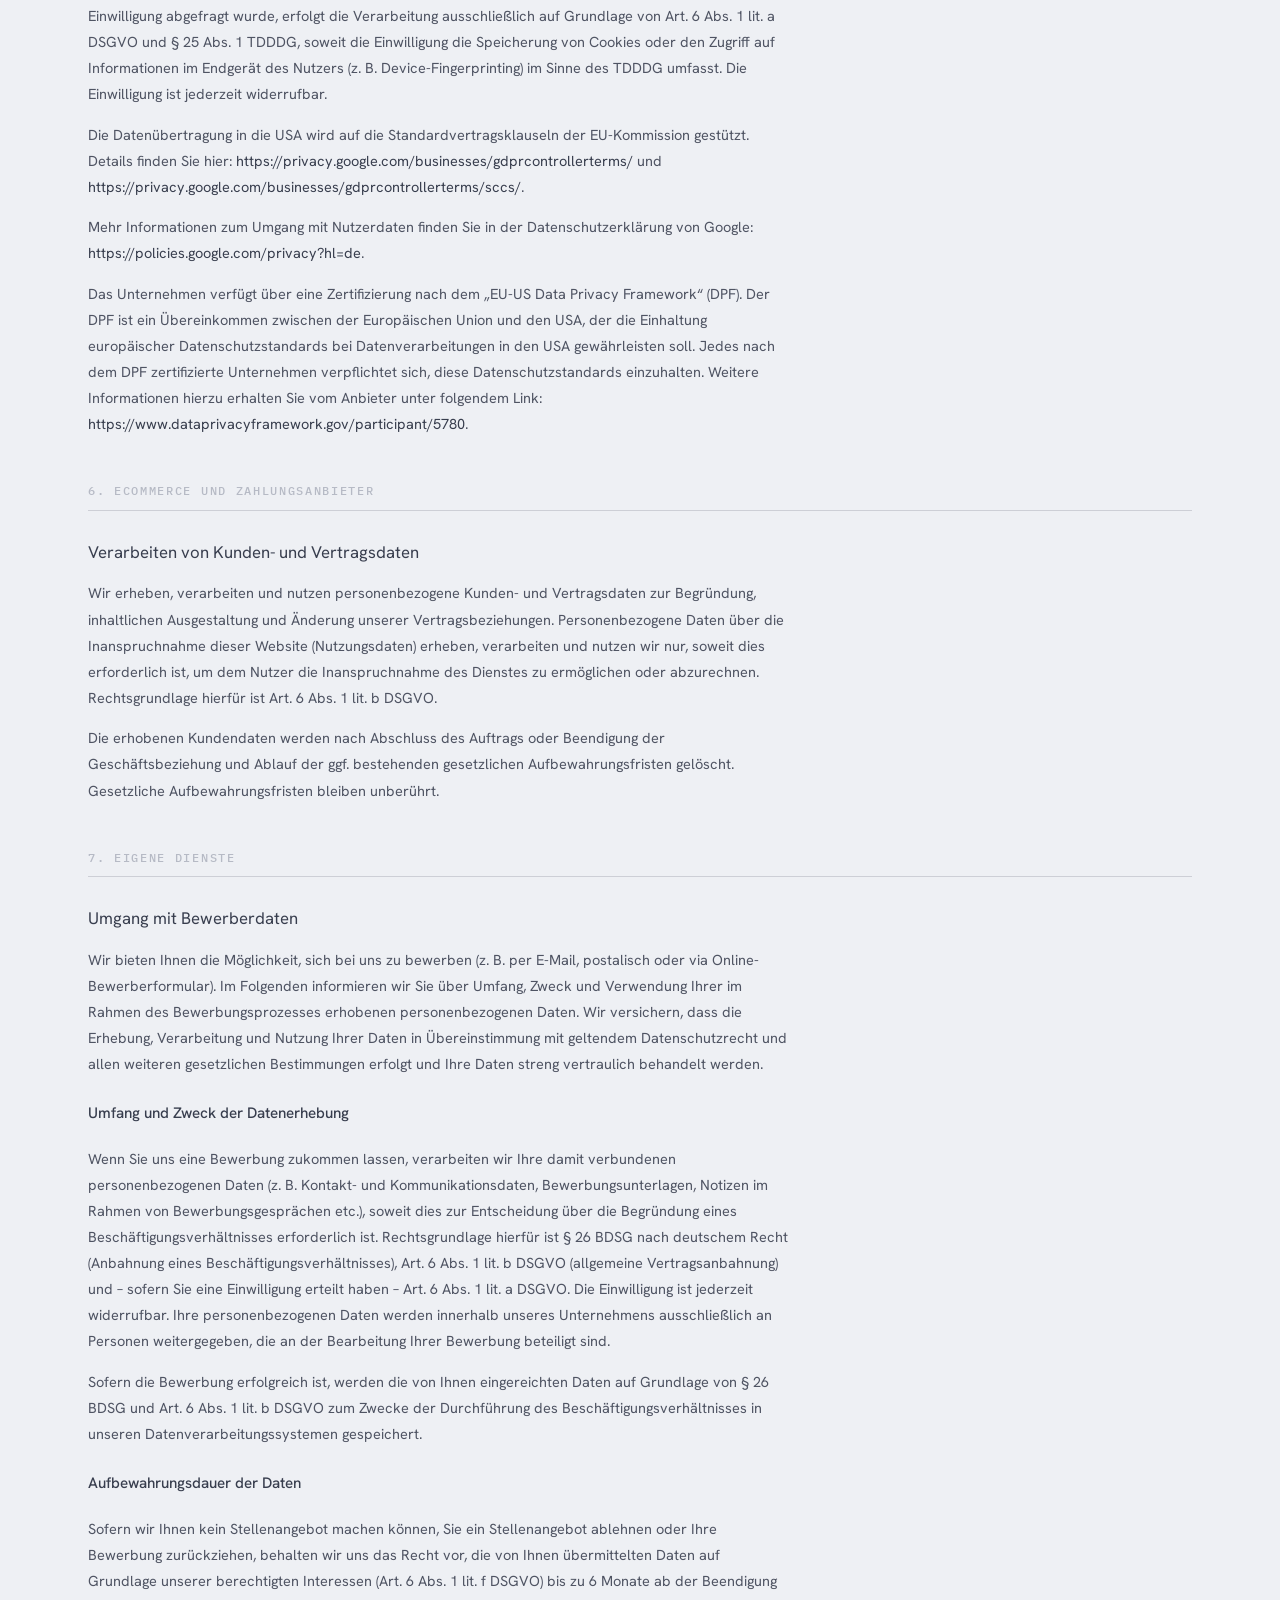
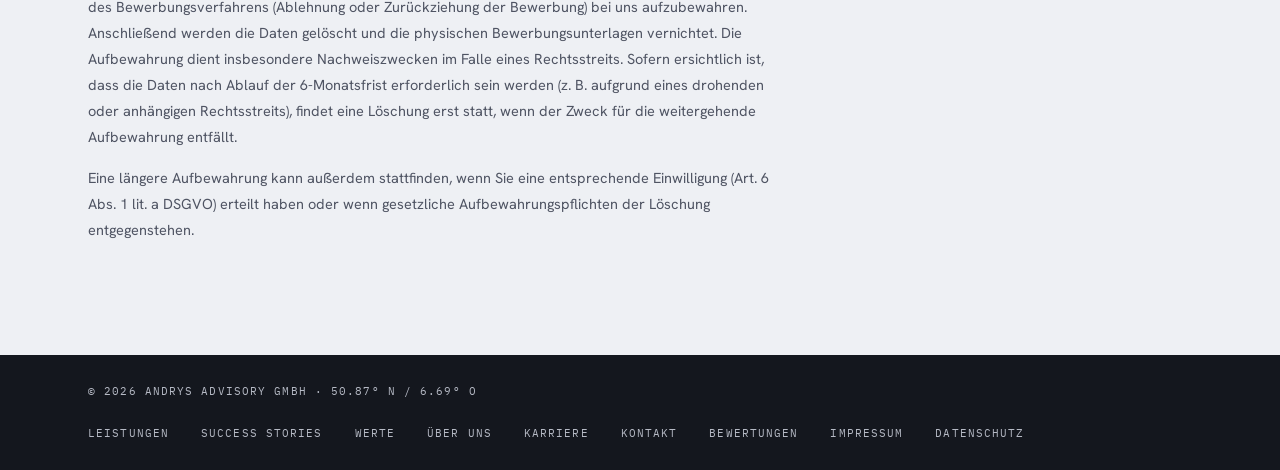
<file: datenschutz.html>
<!DOCTYPE html>
<html lang="de">
<head>
  <meta charset="UTF-8">
  <meta name="viewport" content="width=device-width, initial-scale=1.0">
  <title>Datenschutz – Andrys Advisory</title>
  <meta name="description" content="Datenschutzerklärung der Andrys Advisory GmbH.">
  <meta name="robots" content="noindex">
  <meta property="og:title" content="Datenschutz – Andrys Advisory">
  <meta property="og:description" content="Datenschutzerklärung der Andrys Advisory GmbH.">
  <meta property="og:type" content="website">
  <meta property="og:locale" content="de_DE">
  <meta property="og:url" content="https://andrys-advisory.de/datenschutz">
  <meta property="og:site_name" content="Andrys Advisory">
  <link rel="canonical" href="https://andrys-advisory.de/datenschutz">
  <meta property="og:image" content="https://andrys-advisory.de/assets/og-image.png">
  <meta property="og:image:width" content="1200">
  <meta property="og:image:height" content="630">
  <meta name="twitter:card" content="summary_large_image">
  <link rel="icon" type="image/svg+xml" href="favicon.svg">
  <link rel="preload" href="assets/fonts/hanken-grotesk-latin-wght-normal.woff2" as="font" type="font/woff2" crossorigin>
  <link rel="preload" href="assets/fonts/ibm-plex-mono-latin-500-normal.woff2" as="font" type="font/woff2" crossorigin>
  <link rel="stylesheet" href="assets/css/style.css">
</head>
<body>

<!-- Seiten-Übergang (Wipe) -->
<div class="wipe" id="wipe" aria-hidden="true"></div>

<a class="skip-link" href="#main">Zum Inhalt springen</a>
<header class="nav" id="nav">
    <div class="wrap nav-inner">
      <a class="brand" href="index.html" aria-label="Andrys Advisory – zur Startseite">Andrys&nbsp;Advisory<span class="brand-dot">.</span></a>
      <nav aria-label="Hauptnavigation">
        <ul class="nav-links" id="nav-links">
          <li><a class="nav-link" href="leistungen.html" data-scramble-hover>Leistungen</a></li>
          <li><a class="nav-link" href="referenzen.html" data-scramble-hover>Success Stories</a></li>
          <li><a class="nav-link" href="werte.html" data-scramble-hover>Werte</a></li>
          <li><a class="nav-link" href="karriere.html" data-scramble-hover>Karriere</a></li>
          <li><a class="nav-link" href="ueber.html" data-scramble-hover>Über uns</a></li>
          <li class="nav-cta"><a class="btn" href="kontakt.html">[ Kontakt ]</a></li>
        </ul>
      </nav>
      <button class="nav-toggle" id="nav-toggle" aria-expanded="false" aria-controls="nav-links" aria-label="Menü öffnen">
        <span></span><span></span><span></span>
      </button>
    </div>
  </header>
<main id="main">


    <section class="page">
      <div class="wrap">
        <h1>Datenschutzerklärung</h1>

<h2>1. Datenschutz auf einen Blick</h2>
<h3>Allgemeine Hinweise</h3> <p>Die folgenden Hinweise geben einen einfachen &Uuml;berblick dar&uuml;ber, was mit Ihren personenbezogenen Daten passiert, wenn Sie diese Website besuchen. Personenbezogene Daten sind alle Daten, mit denen Sie pers&ouml;nlich identifiziert werden k&ouml;nnen. Ausf&uuml;hrliche Informationen zum Thema Datenschutz entnehmen Sie unserer unter diesem Text aufgef&uuml;hrten Datenschutzerkl&auml;rung.</p>
<h3>Datenerfassung auf dieser Website</h3> <h4>Wer ist verantwortlich f&uuml;r die Datenerfassung auf dieser Website?</h4> <p>Die Datenverarbeitung auf dieser Website erfolgt durch den Websitebetreiber. Dessen Kontaktdaten k&ouml;nnen Sie dem Abschnitt &bdquo;Hinweis zur Verantwortlichen Stelle&ldquo; in dieser Datenschutzerkl&auml;rung entnehmen.</p> <h4>Wie erfassen wir Ihre Daten?</h4> <p>Ihre Daten werden zum einen dadurch erhoben, dass Sie uns diese mitteilen. Hierbei kann es sich z.&nbsp;B. um Daten handeln, die Sie in ein Kontaktformular eingeben.</p> <p>Andere Daten werden automatisch oder nach Ihrer Einwilligung beim Besuch der Website durch unsere IT-Systeme erfasst. Das sind vor allem technische Daten (z.&nbsp;B. Internetbrowser, Betriebssystem oder Uhrzeit des Seitenaufrufs). Die Erfassung dieser Daten erfolgt automatisch, sobald Sie diese Website betreten.</p> <h4>Wof&uuml;r nutzen wir Ihre Daten?</h4> <p>Ein Teil der Daten wird erhoben, um eine fehlerfreie Bereitstellung der Website zu gew&auml;hrleisten. Andere Daten k&ouml;nnen zur Analyse Ihres Nutzerverhaltens verwendet werden. Sofern &uuml;ber die Website Vertr&auml;ge geschlossen oder angebahnt werden k&ouml;nnen, werden die &uuml;bermittelten Daten auch f&uuml;r Vertragsangebote, Bestellungen oder sonstige Auftragsanfragen verarbeitet.</p> <h4>Welche Rechte haben Sie bez&uuml;glich Ihrer Daten?</h4> <p>Sie haben jederzeit das Recht, unentgeltlich Auskunft &uuml;ber Herkunft, Empf&auml;nger und Zweck Ihrer gespeicherten personenbezogenen Daten zu erhalten. Sie haben au&szlig;erdem ein Recht, die Berichtigung oder L&ouml;schung dieser Daten zu verlangen. Wenn Sie eine Einwilligung zur Datenverarbeitung erteilt haben, k&ouml;nnen Sie diese Einwilligung jederzeit f&uuml;r die Zukunft widerrufen. Au&szlig;erdem haben Sie das Recht, unter bestimmten Umst&auml;nden die Einschr&auml;nkung der Verarbeitung Ihrer personenbezogenen Daten zu verlangen. Des Weiteren steht Ihnen ein Beschwerderecht bei der zust&auml;ndigen Aufsichtsbeh&ouml;rde zu.</p> <p>Hierzu sowie zu weiteren Fragen zum Thema Datenschutz k&ouml;nnen Sie sich jederzeit an uns wenden.</p>
<h3>Analyse-Tools und Tools von Dritt&shy;anbietern</h3> <p>Diese Website setzt derzeit keine Analyseprogramme und keine Tracking-Cookies ein. Sollten k&uuml;nftig Analyse-Tools zum Einsatz kommen, informieren wir Sie an dieser Stelle dar&uuml;ber.</p>
<h2>2. Hosting</h2>
<p>Wir hosten die Inhalte unserer Website bei folgendem Anbieter:</p>
<h3>Vercel</h3> <p>Anbieter ist die Vercel Inc., 440 N Barranca Ave #4133, Covina, CA 91723, USA (nachfolgend Vercel). Wenn Sie unsere Website besuchen, erfasst Vercel verschiedene Logfiles inklusive Ihrer IP-Adressen. Details entnehmen Sie der Datenschutzerkl&auml;rung von Vercel: <a href="https://vercel.com/legal/privacy-policy" target="_blank" rel="noopener noreferrer">https://vercel.com/legal/privacy-policy</a>.</p> <p>Die Verwendung von Vercel erfolgt auf Grundlage von Art. 6 Abs. 1 lit. f DSGVO. Wir haben ein berechtigtes Interesse an einer m&ouml;glichst zuverl&auml;ssigen Darstellung unserer Website. Die Daten&uuml;bertragung in die USA wird auf die Standardvertragsklauseln der EU-Kommission gest&uuml;tzt.</p> <h4>Auftragsverarbeitung</h4> <p>Wir haben einen Vertrag &uuml;ber Auftragsverarbeitung (AVV) zur Nutzung des oben genannten Dienstes geschlossen. Hierbei handelt es sich um einen datenschutzrechtlich vorgeschriebenen Vertrag, der gew&auml;hrleistet, dass dieser die personenbezogenen Daten unserer Websitebesucher nur nach unseren Weisungen und unter Einhaltung der DSGVO verarbeitet.</p>
<h2>3. Allgemeine Hinweise und Pflicht&shy;informationen</h2>
<h3>Datenschutz</h3> <p>Die Betreiber dieser Seiten nehmen den Schutz Ihrer pers&ouml;nlichen Daten sehr ernst. Wir behandeln Ihre personenbezogenen Daten vertraulich und entsprechend den gesetzlichen Datenschutzvorschriften sowie dieser Datenschutzerkl&auml;rung.</p> <p>Wenn Sie diese Website benutzen, werden verschiedene personenbezogene Daten erhoben. Personenbezogene Daten sind Daten, mit denen Sie pers&ouml;nlich identifiziert werden k&ouml;nnen. Die vorliegende Datenschutzerkl&auml;rung erl&auml;utert, welche Daten wir erheben und wof&uuml;r wir sie nutzen. Sie erl&auml;utert auch, wie und zu welchem Zweck das geschieht.</p> <p>Wir weisen darauf hin, dass die Daten&uuml;bertragung im Internet (z.&nbsp;B. bei der Kommunikation per E-Mail) Sicherheitsl&uuml;cken aufweisen kann. Ein l&uuml;ckenloser Schutz der Daten vor dem Zugriff durch Dritte ist nicht m&ouml;glich.</p>
<h3>Hinweis zur verantwortlichen Stelle</h3> <p>Die verantwortliche Stelle f&uuml;r die Datenverarbeitung auf dieser Website ist:</p> <p>Andrys Advisory GmbH<br>
Am Keuschenend 59<br>
50170 Kerpen</p>
<p>Telefon: +49 175 868 47 59<br>
E-Mail: info@andrys-advisory.de</p>
 <p>Verantwortliche Stelle ist die nat&uuml;rliche oder juristische Person, die allein oder gemeinsam mit anderen &uuml;ber die Zwecke und Mittel der Verarbeitung von personenbezogenen Daten (z.&nbsp;B. Namen, E-Mail-Adressen o. &Auml;.) entscheidet.</p>
<h3>Speicherdauer</h3> <p>Soweit innerhalb dieser Datenschutzerkl&auml;rung keine speziellere Speicherdauer genannt wurde, verbleiben Ihre personenbezogenen Daten bei uns, bis der Zweck f&uuml;r die Datenverarbeitung entf&auml;llt. Wenn Sie ein berechtigtes L&ouml;schersuchen geltend machen oder eine Einwilligung zur Datenverarbeitung widerrufen, werden Ihre Daten gel&ouml;scht, sofern wir keine anderen rechtlich zul&auml;ssigen Gr&uuml;nde f&uuml;r die Speicherung Ihrer personenbezogenen Daten haben (z.&nbsp;B. steuer- oder handelsrechtliche Aufbewahrungsfristen); im letztgenannten Fall erfolgt die L&ouml;schung nach Fortfall dieser Gr&uuml;nde.</p>
<h3>Allgemeine Hinweise zu den Rechtsgrundlagen der Datenverarbeitung auf dieser Website</h3> <p>Sofern Sie in die Datenverarbeitung eingewilligt haben, verarbeiten wir Ihre personenbezogenen Daten auf Grundlage von Art. 6 Abs. 1 lit. a DSGVO bzw. Art. 9 Abs. 2 lit. a DSGVO, sofern besondere Datenkategorien nach Art. 9 Abs. 1 DSGVO verarbeitet werden. Im Falle einer ausdr&uuml;cklichen Einwilligung in die &Uuml;bertragung personenbezogener Daten in Drittstaaten erfolgt die Datenverarbeitung au&szlig;erdem auf Grundlage von Art. 49 Abs. 1 lit. a DSGVO. Sofern Sie in die Speicherung von Cookies oder in den Zugriff auf Informationen in Ihr Endger&auml;t (z.&nbsp;B. via Device-Fingerprinting) eingewilligt haben, erfolgt die Datenverarbeitung zus&auml;tzlich auf Grundlage von &sect; 25 Abs. 1 TDDDG. Die Einwilligung ist jederzeit widerrufbar. Sind Ihre Daten zur Vertragserf&uuml;llung oder zur Durchf&uuml;hrung vorvertraglicher Ma&szlig;nahmen erforderlich, verarbeiten wir Ihre Daten auf Grundlage des Art. 6 Abs. 1 lit. b DSGVO. Des Weiteren verarbeiten wir Ihre Daten, sofern diese zur Erf&uuml;llung einer rechtlichen Verpflichtung erforderlich sind auf Grundlage von Art. 6 Abs. 1 lit. c DSGVO. Die Datenverarbeitung kann ferner auf Grundlage unseres berechtigten Interesses nach Art. 6 Abs. 1 lit. f DSGVO erfolgen. &Uuml;ber die jeweils im Einzelfall einschl&auml;gigen Rechtsgrundlagen wird in den folgenden Abs&auml;tzen dieser Datenschutzerkl&auml;rung informiert.</p>
<h3>Empf&auml;nger von personenbezogenen Daten</h3> <p>Im Rahmen unserer Gesch&auml;ftst&auml;tigkeit arbeiten wir mit verschiedenen externen Stellen zusammen. Dabei ist teilweise auch eine &Uuml;bermittlung von personenbezogenen Daten an diese externen Stellen erforderlich. Wir geben personenbezogene Daten nur dann an externe Stellen weiter, wenn dies im Rahmen einer Vertragserf&uuml;llung erforderlich ist, wenn wir gesetzlich hierzu verpflichtet sind (z.&nbsp;B. Weitergabe von Daten an Steuerbeh&ouml;rden), wenn wir ein berechtigtes Interesse nach Art. 6 Abs. 1 lit. f DSGVO an der Weitergabe haben oder wenn eine sonstige Rechtsgrundlage die Datenweitergabe erlaubt. Beim Einsatz von Auftragsverarbeitern geben wir personenbezogene Daten unserer Kunden nur auf Grundlage eines g&uuml;ltigen Vertrags &uuml;ber Auftragsverarbeitung weiter. Im Falle einer gemeinsamen Verarbeitung wird ein Vertrag &uuml;ber gemeinsame Verarbeitung geschlossen.</p>
<h3>Widerruf Ihrer Einwilligung zur Datenverarbeitung</h3> <p>Viele Datenverarbeitungsvorg&auml;nge sind nur mit Ihrer ausdr&uuml;cklichen Einwilligung m&ouml;glich. Sie k&ouml;nnen eine bereits erteilte Einwilligung jederzeit widerrufen. Die Rechtm&auml;&szlig;igkeit der bis zum Widerruf erfolgten Datenverarbeitung bleibt vom Widerruf unber&uuml;hrt.</p>
<h3>Widerspruchsrecht gegen die Datenerhebung in besonderen F&auml;llen sowie gegen Direktwerbung (Art. 21 DSGVO)</h3> <p>WENN DIE DATENVERARBEITUNG AUF GRUNDLAGE VON ART. 6 ABS. 1 LIT. E ODER F DSGVO ERFOLGT, HABEN SIE JEDERZEIT DAS RECHT, AUS GR&Uuml;NDEN, DIE SICH AUS IHRER BESONDEREN SITUATION ERGEBEN, GEGEN DIE VERARBEITUNG IHRER PERSONENBEZOGENEN DATEN WIDERSPRUCH EINZULEGEN; DIES GILT AUCH F&Uuml;R EIN AUF DIESE BESTIMMUNGEN GEST&Uuml;TZTES PROFILING. DIE JEWEILIGE RECHTSGRUNDLAGE, AUF DENEN EINE VERARBEITUNG BERUHT, ENTNEHMEN SIE DIESER DATENSCHUTZERKL&Auml;RUNG. WENN SIE WIDERSPRUCH EINLEGEN, WERDEN WIR IHRE BETROFFENEN PERSONENBEZOGENEN DATEN NICHT MEHR VERARBEITEN, ES SEI DENN, WIR K&Ouml;NNEN ZWINGENDE SCHUTZW&Uuml;RDIGE GR&Uuml;NDE F&Uuml;R DIE VERARBEITUNG NACHWEISEN, DIE IHRE INTERESSEN, RECHTE UND FREIHEITEN &Uuml;BERWIEGEN ODER DIE VERARBEITUNG DIENT DER GELTENDMACHUNG, AUS&Uuml;BUNG ODER VERTEIDIGUNG VON RECHTSANSPR&Uuml;CHEN (WIDERSPRUCH NACH ART. 21 ABS. 1 DSGVO).</p> <p>WERDEN IHRE PERSONENBEZOGENEN DATEN VERARBEITET, UM DIREKTWERBUNG ZU BETREIBEN, SO HABEN SIE DAS RECHT, JEDERZEIT WIDERSPRUCH GEGEN DIE VERARBEITUNG SIE BETREFFENDER PERSONENBEZOGENER DATEN ZUM ZWECKE DERARTIGER WERBUNG EINZULEGEN; DIES GILT AUCH F&Uuml;R DAS PROFILING, SOWEIT ES MIT SOLCHER DIREKTWERBUNG IN VERBINDUNG STEHT. WENN SIE WIDERSPRECHEN, WERDEN IHRE PERSONENBEZOGENEN DATEN ANSCHLIESSEND NICHT MEHR ZUM ZWECKE DER DIREKTWERBUNG VERWENDET (WIDERSPRUCH NACH ART. 21 ABS. 2 DSGVO).</p>
<h3>Beschwerde&shy;recht bei der zust&auml;ndigen Aufsichts&shy;beh&ouml;rde</h3> <p>Im Falle von Verst&ouml;&szlig;en gegen die DSGVO steht den Betroffenen ein Beschwerderecht bei einer Aufsichtsbeh&ouml;rde, insbesondere in dem Mitgliedstaat ihres gew&ouml;hnlichen Aufenthalts, ihres Arbeitsplatzes oder des Orts des mutma&szlig;lichen Versto&szlig;es zu. Das Beschwerderecht besteht unbeschadet anderweitiger verwaltungsrechtlicher oder gerichtlicher Rechtsbehelfe.</p>
<h3>Recht auf Daten&shy;&uuml;bertrag&shy;barkeit</h3> <p>Sie haben das Recht, Daten, die wir auf Grundlage Ihrer Einwilligung oder in Erf&uuml;llung eines Vertrags automatisiert verarbeiten, an sich oder an einen Dritten in einem g&auml;ngigen, maschinenlesbaren Format aush&auml;ndigen zu lassen. Sofern Sie die direkte &Uuml;bertragung der Daten an einen anderen Verantwortlichen verlangen, erfolgt dies nur, soweit es technisch machbar ist.</p>
<h3>Auskunft, Berichtigung und L&ouml;schung</h3> <p>Sie haben im Rahmen der geltenden gesetzlichen Bestimmungen jederzeit das Recht auf unentgeltliche Auskunft &uuml;ber Ihre gespeicherten personenbezogenen Daten, deren Herkunft und Empf&auml;nger und den Zweck der Datenverarbeitung und ggf. ein Recht auf Berichtigung oder L&ouml;schung dieser Daten. Hierzu sowie zu weiteren Fragen zum Thema personenbezogene Daten k&ouml;nnen Sie sich jederzeit an uns wenden.</p>
<h3>Recht auf Einschr&auml;nkung der Verarbeitung</h3> <p>Sie haben das Recht, die Einschr&auml;nkung der Verarbeitung Ihrer personenbezogenen Daten zu verlangen. Hierzu k&ouml;nnen Sie sich jederzeit an uns wenden. Das Recht auf Einschr&auml;nkung der Verarbeitung besteht in folgenden F&auml;llen:</p> <ul> <li>Wenn Sie die Richtigkeit Ihrer bei uns gespeicherten personenbezogenen Daten bestreiten, ben&ouml;tigen wir in der Regel Zeit, um dies zu &uuml;berpr&uuml;fen. F&uuml;r die Dauer der Pr&uuml;fung haben Sie das Recht, die Einschr&auml;nkung der Verarbeitung Ihrer personenbezogenen Daten zu verlangen.</li> <li>Wenn die Verarbeitung Ihrer personenbezogenen Daten unrechtm&auml;&szlig;ig geschah/geschieht, k&ouml;nnen Sie statt der L&ouml;schung die Einschr&auml;nkung der Datenverarbeitung verlangen.</li> <li>Wenn wir Ihre personenbezogenen Daten nicht mehr ben&ouml;tigen, Sie sie jedoch zur Aus&uuml;bung, Verteidigung oder Geltendmachung von Rechtsanspr&uuml;chen ben&ouml;tigen, haben Sie das Recht, statt der L&ouml;schung die Einschr&auml;nkung der Verarbeitung Ihrer personenbezogenen Daten zu verlangen.</li> <li>Wenn Sie einen Widerspruch nach Art. 21 Abs. 1 DSGVO eingelegt haben, muss eine Abw&auml;gung zwischen Ihren und unseren Interessen vorgenommen werden. Solange noch nicht feststeht, wessen Interessen &uuml;berwiegen, haben Sie das Recht, die Einschr&auml;nkung der Verarbeitung Ihrer personenbezogenen Daten zu verlangen.</li> </ul> <p>Wenn Sie die Verarbeitung Ihrer personenbezogenen Daten eingeschr&auml;nkt haben, d&uuml;rfen diese Daten &ndash; von ihrer Speicherung abgesehen &ndash; nur mit Ihrer Einwilligung oder zur Geltendmachung, Aus&uuml;bung oder Verteidigung von Rechtsanspr&uuml;chen oder zum Schutz der Rechte einer anderen nat&uuml;rlichen oder juristischen Person oder aus Gr&uuml;nden eines wichtigen &ouml;ffentlichen Interesses der Europ&auml;ischen Union oder eines Mitgliedstaats verarbeitet werden.</p>
<h3>SSL- bzw. TLS-Verschl&uuml;sselung</h3> <p>Diese Seite nutzt aus Sicherheitsgr&uuml;nden und zum Schutz der &Uuml;bertragung vertraulicher Inhalte, wie zum Beispiel Bestellungen oder Anfragen, die Sie an uns als Seitenbetreiber senden, eine SSL- bzw. TLS-Verschl&uuml;sselung. Eine verschl&uuml;sselte Verbindung erkennen Sie daran, dass die Adresszeile des Browsers von &bdquo;http://&ldquo; auf &bdquo;https://&ldquo; wechselt und an dem Schloss-Symbol in Ihrer Browserzeile.</p> <p>Wenn die SSL- bzw. TLS-Verschl&uuml;sselung aktiviert ist, k&ouml;nnen die Daten, die Sie an uns &uuml;bermitteln, nicht von Dritten mitgelesen werden.</p>
<h2>4. Datenerfassung auf dieser Website</h2>
<h3>Cookies</h3> <p>Unsere Internetseiten verwenden so genannte &bdquo;Cookies&ldquo;. Cookies sind kleine Datenpakete und richten auf Ihrem Endger&auml;t keinen Schaden an. Sie werden entweder vor&uuml;bergehend f&uuml;r die Dauer einer Sitzung (Session-Cookies) oder dauerhaft (permanente Cookies) auf Ihrem Endger&auml;t gespeichert. Session-Cookies werden nach Ende Ihres Besuchs automatisch gel&ouml;scht. Permanente Cookies bleiben auf Ihrem Endger&auml;t gespeichert, bis Sie diese selbst l&ouml;schen oder eine automatische L&ouml;schung durch Ihren Webbrowser erfolgt.</p> <p>Cookies k&ouml;nnen von uns (First-Party-Cookies) oder von Drittunternehmen stammen (sog. Third-Party-Cookies). Third-Party-Cookies erm&ouml;glichen die Einbindung bestimmter Dienstleistungen von Drittunternehmen innerhalb von Webseiten (z.&nbsp;B. Cookies zur Abwicklung von Zahlungsdienstleistungen).</p> <p>Cookies haben verschiedene Funktionen. Zahlreiche Cookies sind technisch notwendig, da bestimmte Webseitenfunktionen ohne diese nicht funktionieren w&uuml;rden (z.&nbsp;B. die Warenkorbfunktion oder die Anzeige von Videos). Andere Cookies k&ouml;nnen zur Auswertung des Nutzerverhaltens oder zu Werbezwecken verwendet werden.</p> <p>Cookies, die zur Durchf&uuml;hrung des elektronischen Kommunikationsvorgangs, zur Bereitstellung bestimmter, von Ihnen erw&uuml;nschter Funktionen (z.&nbsp;B. f&uuml;r die Warenkorbfunktion) oder zur Optimierung der Website (z.&nbsp;B. Cookies zur Messung des Webpublikums) erforderlich sind (notwendige Cookies), werden auf Grundlage von Art. 6 Abs. 1 lit. f DSGVO gespeichert, sofern keine andere Rechtsgrundlage angegeben wird. Der Websitebetreiber hat ein berechtigtes Interesse an der Speicherung von notwendigen Cookies zur technisch fehlerfreien und optimierten Bereitstellung seiner Dienste. Sofern eine Einwilligung zur Speicherung von Cookies und vergleichbaren Wiedererkennungstechnologien abgefragt wurde, erfolgt die Verarbeitung ausschlie&szlig;lich auf Grundlage dieser Einwilligung (Art. 6 Abs. 1 lit. a DSGVO und &sect; 25 Abs. 1 TDDDG); die Einwilligung ist jederzeit widerrufbar.</p> <p>Sie k&ouml;nnen Ihren Browser so einstellen, dass Sie &uuml;ber das Setzen von Cookies informiert werden und Cookies nur im Einzelfall erlauben, die Annahme von Cookies f&uuml;r bestimmte F&auml;lle oder generell ausschlie&szlig;en sowie das automatische L&ouml;schen der Cookies beim Schlie&szlig;en des Browsers aktivieren. Bei der Deaktivierung von Cookies kann die Funktionalit&auml;t dieser Website eingeschr&auml;nkt sein.</p> <p>Welche Cookies und Dienste auf dieser Website eingesetzt werden, k&ouml;nnen Sie dieser Datenschutzerkl&auml;rung entnehmen.</p> <p>Diese Website setzt selbst keine Cookies ein und verwendet keine Cookie-basierten Dienste von Drittanbietern. Lediglich eine technisch notwendige Kennung (sessionStorage) wird f&uuml;r die Dauer Ihres Besuchs lokal in Ihrem Browser gespeichert, um die Intro-Animation nur einmal abzuspielen; sie wird beim Schlie&szlig;en des Browsers automatisch gel&ouml;scht und nicht an uns oder Dritte &uuml;bermittelt.</p> <h3>Server-Log-Dateien</h3> <p>Der Provider der Seiten erhebt und speichert automatisch Informationen in so genannten Server-Log-Dateien, die Ihr Browser automatisch an uns &uuml;bermittelt. Dies sind:</p> <ul> <li>Browsertyp und Browserversion</li> <li>verwendetes Betriebssystem</li> <li>Referrer URL</li> <li>Hostname des zugreifenden Rechners</li> <li>Uhrzeit der Serveranfrage</li> <li>IP-Adresse</li> </ul> <p>Eine Zusammenf&uuml;hrung dieser Daten mit anderen Datenquellen wird nicht vorgenommen.</p> <p>Die Erfassung dieser Daten erfolgt auf Grundlage von Art. 6 Abs. 1 lit. f DSGVO. Der Websitebetreiber hat ein berechtigtes Interesse an der technisch fehlerfreien Darstellung und der Optimierung seiner Website &ndash; hierzu m&uuml;ssen die Server-Log-Files erfasst werden.</p>
<h3>Kontaktformular</h3> <p>Wenn Sie uns per Kontaktformular Anfragen zukommen lassen, werden Ihre Angaben aus dem Anfrageformular inklusive der von Ihnen dort angegebenen Kontaktdaten zwecks Bearbeitung der Anfrage und f&uuml;r den Fall von Anschlussfragen bei uns gespeichert. Diese Daten geben wir nicht ohne Ihre Einwilligung weiter.</p> <p>Die Verarbeitung dieser Daten erfolgt auf Grundlage von Art. 6 Abs. 1 lit. b DSGVO, sofern Ihre Anfrage mit der Erf&uuml;llung eines Vertrags zusammenh&auml;ngt oder zur Durchf&uuml;hrung vorvertraglicher Ma&szlig;nahmen erforderlich ist. In allen &uuml;brigen F&auml;llen beruht die Verarbeitung auf unserem berechtigten Interesse an der effektiven Bearbeitung der an uns gerichteten Anfragen (Art. 6 Abs. 1 lit. f DSGVO) oder auf Ihrer Einwilligung (Art. 6 Abs. 1 lit. a DSGVO) sofern diese abgefragt wurde; die Einwilligung ist jederzeit widerrufbar.</p> <p>Die von Ihnen im Kontaktformular eingegebenen Daten verbleiben bei uns, bis Sie uns zur L&ouml;schung auffordern, Ihre Einwilligung zur Speicherung widerrufen oder der Zweck f&uuml;r die Datenspeicherung entf&auml;llt (z.&nbsp;B. nach abgeschlossener Bearbeitung Ihrer Anfrage). Zwingende gesetzliche Bestimmungen &ndash; insbesondere Aufbewahrungsfristen &ndash; bleiben unber&uuml;hrt.</p>
<h3>Anfrage per E-Mail, Telefon oder Telefax</h3> <p>Wenn Sie uns per E-Mail, Telefon oder Telefax kontaktieren, wird Ihre Anfrage inklusive aller daraus hervorgehenden personenbezogenen Daten (Name, Anfrage) zum Zwecke der Bearbeitung Ihres Anliegens bei uns gespeichert und verarbeitet. Diese Daten geben wir nicht ohne Ihre Einwilligung weiter.</p> <p>Die Verarbeitung dieser Daten erfolgt auf Grundlage von Art. 6 Abs. 1 lit. b DSGVO, sofern Ihre Anfrage mit der Erf&uuml;llung eines Vertrags zusammenh&auml;ngt oder zur Durchf&uuml;hrung vorvertraglicher Ma&szlig;nahmen erforderlich ist. In allen &uuml;brigen F&auml;llen beruht die Verarbeitung auf unserem berechtigten Interesse an der effektiven Bearbeitung der an uns gerichteten Anfragen (Art. 6 Abs. 1 lit. f DSGVO) oder auf Ihrer Einwilligung (Art. 6 Abs. 1 lit. a DSGVO) sofern diese abgefragt wurde; die Einwilligung ist jederzeit widerrufbar.</p> <p>Die von Ihnen an uns per Kontaktanfragen &uuml;bersandten Daten verbleiben bei uns, bis Sie uns zur L&ouml;schung auffordern, Ihre Einwilligung zur Speicherung widerrufen oder der Zweck f&uuml;r die Datenspeicherung entf&auml;llt (z.&nbsp;B. nach abgeschlossener Bearbeitung Ihres Anliegens). Zwingende gesetzliche Bestimmungen &ndash; insbesondere gesetzliche Aufbewahrungsfristen &ndash; bleiben unber&uuml;hrt.</p>
<h3>Google Calendar</h3> <p>Auf unserer Website haben Sie die M&ouml;glichkeit, Termine mit uns zu vereinbaren. F&uuml;r die Planung nutzen wir Google Calendar. Anbieter ist die Google Ireland Limited (&bdquo;Google&ldquo;), Gordon House, Barrow Street, Dublin 4, Irland (nachfolgend &bdquo;Google&ldquo;).</p> <p>Zum Zweck der Terminbuchung geben Sie die abgefragten Daten und den Wunschtermin in die daf&uuml;r vorgesehene Maske ein. Die eingegebenen Daten werden f&uuml;r die Planung, Durchf&uuml;hrung und ggf. f&uuml;r die Nachbereitung des Termins verwendet. Die Termindaten werden f&uuml;r uns auf den Servern von Google Calendar gespeichert, dessen Datenschutzerkl&auml;rung Sie hier einsehen k&ouml;nnen: <a>https://policies.google.com/privacy</a>.</p> <p>Die von Ihnen eingegebenen Daten verbleiben bei uns, bis Sie uns zur L&ouml;schung auffordern, Ihre Einwilligung zur Speicherung widerrufen oder der Zweck f&uuml;r die Datenspeicherung entf&auml;llt. Zwingende gesetzliche Bestimmungen &ndash; insbesondere Aufbewahrungsfristen &ndash; bleiben unber&uuml;hrt.</p> <p>Rechtsgrundlage f&uuml;r die Datenverarbeitung ist Art. 6 Abs. 1 lit. f DSGVO. Der Websitebetreiber hat ein berechtigtes Interesse an einer m&ouml;glichst unkomplizierten Terminvereinbarung mit Interessenten und Kunden. Sofern eine entsprechende Einwilligung abgefragt wurde, erfolgt die Verarbeitung ausschlie&szlig;lich auf Grundlage von Art. 6 Abs. 1 lit. a DSGVO und &sect; 25 Abs. 1 TDDDG, soweit die Einwilligung die Speicherung von Cookies oder den Zugriff auf Informationen im Endger&auml;t des Nutzers (z.&nbsp;B. f&uuml;r Device-Fingerprinting) im Sinne des TDDDG umfasst. Die Einwilligung ist jederzeit widerrufbar.</p> <p>Die Daten&uuml;bertragung in die USA wird auf die Standardvertragsklauseln der EU-Kommission gest&uuml;tzt. Details finden Sie hier: <a>https://workspace.google.com/terms/dpa_terms.html</a> und hier <a>https://cloud.google.com/terms/sccs</a>.</p>
<p>Das Unternehmen verf&uuml;gt &uuml;ber eine Zertifizierung nach dem &bdquo;EU-US Data Privacy Framework&ldquo; (DPF). Der DPF ist ein &Uuml;bereinkommen zwischen der Europ&auml;ischen Union und den USA, der die Einhaltung europ&auml;ischer Datenschutzstandards bei Datenverarbeitungen in den USA gew&auml;hrleisten soll. Jedes nach dem DPF zertifizierte Unternehmen verpflichtet sich, diese Datenschutzstandards einzuhalten. Weitere Informationen hierzu erhalten Sie vom Anbieter unter folgendem Link: <a>https://www.dataprivacyframework.gov/participant/5780</a>.</p>
<h4>Auftragsverarbeitung</h4> <p>Wir haben einen Vertrag &uuml;ber Auftragsverarbeitung (AVV) zur Nutzung des oben genannten Dienstes geschlossen. Hierbei handelt es sich um einen datenschutzrechtlich vorgeschriebenen Vertrag, der gew&auml;hrleistet, dass dieser die personenbezogenen Daten unserer Websitebesucher nur nach unseren Weisungen und unter Einhaltung der DSGVO verarbeitet.</p>
<h2>5. Plugins und Tools</h2>
<h3>Google Maps</h3> <p>Diese Seite nutzt den Kartendienst Google Maps. Anbieter ist die Google Ireland Limited (&bdquo;Google&ldquo;), Gordon House, Barrow Street, Dublin 4, Irland. Mit Hilfe dieses Dienstes k&ouml;nnen wir Kartenmaterial auf unserer Website einbinden.</p> <p>Zur Nutzung der Funktionen von Google Maps ist es notwendig, Ihre IP-Adresse zu speichern. Diese Informationen werden in der Regel an einen Server von Google in den USA &uuml;bertragen und dort gespeichert. Der Anbieter dieser Seite hat keinen Einfluss auf diese Daten&uuml;bertragung. Wenn Google Maps aktiviert ist, kann Google zum Zwecke der einheitlichen Darstellung der Schriftarten Google Fonts verwenden. Beim Aufruf von Google Maps l&auml;dt Ihr Browser die ben&ouml;tigten Web Fonts in ihren Browsercache, um Texte und Schriftarten korrekt anzuzeigen.</p> <p>Die Nutzung von Google Maps erfolgt im Interesse einer ansprechenden Darstellung unserer Online-Angebote und an einer leichten Auffindbarkeit der von uns auf der Website angegebenen Orte. Dies stellt ein berechtigtes Interesse im Sinne von Art. 6 Abs. 1 lit. f DSGVO dar. Sofern eine entsprechende Einwilligung abgefragt wurde, erfolgt die Verarbeitung ausschlie&szlig;lich auf Grundlage von Art. 6 Abs. 1 lit. a DSGVO und &sect; 25 Abs. 1 TDDDG, soweit die Einwilligung die Speicherung von Cookies oder den Zugriff auf Informationen im Endger&auml;t des Nutzers (z.&nbsp;B. Device-Fingerprinting) im Sinne des TDDDG umfasst. Die Einwilligung ist jederzeit widerrufbar.</p> <p>Die Daten&uuml;bertragung in die USA wird auf die Standardvertragsklauseln der EU-Kommission gest&uuml;tzt. Details finden Sie hier: <a>https://privacy.google.com/businesses/gdprcontrollerterms/</a> und <a>https://privacy.google.com/businesses/gdprcontrollerterms/sccs/</a>.</p> <p>Mehr Informationen zum Umgang mit Nutzerdaten finden Sie in der Datenschutzerkl&auml;rung von Google: <a>https://policies.google.com/privacy?hl=de</a>.</p>
<p>Das Unternehmen verf&uuml;gt &uuml;ber eine Zertifizierung nach dem &bdquo;EU-US Data Privacy Framework&ldquo; (DPF). Der DPF ist ein &Uuml;bereinkommen zwischen der Europ&auml;ischen Union und den USA, der die Einhaltung europ&auml;ischer Datenschutzstandards bei Datenverarbeitungen in den USA gew&auml;hrleisten soll. Jedes nach dem DPF zertifizierte Unternehmen verpflichtet sich, diese Datenschutzstandards einzuhalten. Weitere Informationen hierzu erhalten Sie vom Anbieter unter folgendem Link: <a>https://www.dataprivacyframework.gov/participant/5780</a>.</p>
<h2>6. eCommerce und Zahlungs&shy;anbieter</h2>
<h3>Verarbeiten von Kunden- und Vertragsdaten</h3> <p>Wir erheben, verarbeiten und nutzen personenbezogene Kunden- und Vertragsdaten zur Begr&uuml;ndung, inhaltlichen Ausgestaltung und &Auml;nderung unserer Vertragsbeziehungen. Personenbezogene Daten &uuml;ber die Inanspruchnahme dieser Website (Nutzungsdaten) erheben, verarbeiten und nutzen wir nur, soweit dies erforderlich ist, um dem Nutzer die Inanspruchnahme des Dienstes zu erm&ouml;glichen oder abzurechnen. Rechtsgrundlage hierf&uuml;r ist Art. 6 Abs. 1 lit. b DSGVO.</p> <p>Die erhobenen Kundendaten werden nach Abschluss des Auftrags oder Beendigung der Gesch&auml;ftsbeziehung und Ablauf der ggf. bestehenden gesetzlichen Aufbewahrungsfristen gel&ouml;scht. Gesetzliche Aufbewahrungsfristen bleiben unber&uuml;hrt.</p>
<h2>7. Eigene Dienste</h2>
<h3>Umgang mit Bewerberdaten</h3> <p>Wir bieten Ihnen die M&ouml;glichkeit, sich bei uns zu bewerben (z.&nbsp;B. per E-Mail, postalisch oder via Online-Bewerberformular). Im Folgenden informieren wir Sie &uuml;ber Umfang, Zweck und Verwendung Ihrer im Rahmen des Bewerbungsprozesses erhobenen personenbezogenen Daten. Wir versichern, dass die Erhebung, Verarbeitung und Nutzung Ihrer Daten in &Uuml;bereinstimmung mit geltendem Datenschutzrecht und allen weiteren gesetzlichen Bestimmungen erfolgt und Ihre Daten streng vertraulich behandelt werden.</p> <h4>Umfang und Zweck der Datenerhebung </h4> <p>Wenn Sie uns eine Bewerbung zukommen lassen, verarbeiten wir Ihre damit verbundenen personenbezogenen Daten (z.&nbsp;B. Kontakt- und Kommunikationsdaten, Bewerbungsunterlagen, Notizen im Rahmen von Bewerbungsgespr&auml;chen etc.), soweit dies zur Entscheidung &uuml;ber die Begr&uuml;ndung eines Besch&auml;ftigungsverh&auml;ltnisses erforderlich ist. Rechtsgrundlage hierf&uuml;r ist &sect; 26 BDSG nach deutschem Recht (Anbahnung eines Besch&auml;ftigungsverh&auml;ltnisses), Art. 6 Abs. 1 lit. b DSGVO (allgemeine Vertragsanbahnung) und &ndash; sofern Sie eine Einwilligung erteilt haben &ndash; Art. 6 Abs. 1 lit. a DSGVO. Die Einwilligung ist jederzeit widerrufbar. Ihre personenbezogenen Daten werden innerhalb unseres Unternehmens ausschlie&szlig;lich an Personen weitergegeben, die an der Bearbeitung Ihrer Bewerbung beteiligt sind.</p> <p>Sofern die Bewerbung erfolgreich ist, werden die von Ihnen eingereichten Daten auf Grundlage von &sect; 26 BDSG und Art. 6 Abs. 1 lit. b DSGVO zum Zwecke der Durchf&uuml;hrung des Besch&auml;ftigungsverh&auml;ltnisses in unseren Datenverarbeitungssystemen gespeichert.</p> <h4>Aufbewahrungsdauer der Daten</h4> <p>Sofern wir Ihnen kein Stellenangebot machen k&ouml;nnen, Sie ein Stellenangebot ablehnen oder Ihre Bewerbung zur&uuml;ckziehen, behalten wir uns das Recht vor, die von Ihnen &uuml;bermittelten Daten auf Grundlage unserer berechtigten Interessen (Art. 6 Abs. 1 lit. f DSGVO) bis zu 6 Monate ab der Beendigung des Bewerbungsverfahrens (Ablehnung oder Zur&uuml;ckziehung der Bewerbung) bei uns aufzubewahren. Anschlie&szlig;end werden die Daten gel&ouml;scht und die physischen Bewerbungsunterlagen vernichtet. Die Aufbewahrung dient insbesondere Nachweiszwecken im Falle eines Rechtsstreits. Sofern ersichtlich ist, dass die Daten nach Ablauf der 6-Monatsfrist erforderlich sein werden (z.&nbsp;B. aufgrund eines drohenden oder anh&auml;ngigen Rechtsstreits), findet eine L&ouml;schung erst statt, wenn der Zweck f&uuml;r die weitergehende Aufbewahrung entf&auml;llt.</p> <p>Eine l&auml;ngere Aufbewahrung kann au&szlig;erdem stattfinden, wenn Sie eine entsprechende Einwilligung (Art. 6 Abs. 1 lit. a DSGVO) erteilt haben oder wenn gesetzliche Aufbewahrungspflichten der L&ouml;schung entgegenstehen.</p>
      </div>
    </section>
  
</main>
<footer class="footer">
    <div class="wrap footer-inner">
      <p>© 2026 Andrys Advisory GmbH · 50.87° N / 6.69° O</p>
      <ul class="footer-links">
        <li><a href="leistungen.html">Leistungen</a></li>
        <li><a href="referenzen.html">Success Stories</a></li>
        <li><a href="werte.html">Werte</a></li>
        <li><a href="ueber.html">Über uns</a></li>
        <li><a href="karriere.html">Karriere</a></li>
        <li><a href="kontakt.html">Kontakt</a></li>
        <li><a href="https://www.provenexpert.com/andrys-advisory-gmbh/" rel="noopener">Bewertungen</a></li>
        <li><a href="impressum.html">Impressum</a></li>
        <li><a href="datenschutz.html">Datenschutz</a></li>
      </ul>
    </div>
  </footer>
<script src="assets/js/main.js" defer></script>
</body>
</html>
</file>
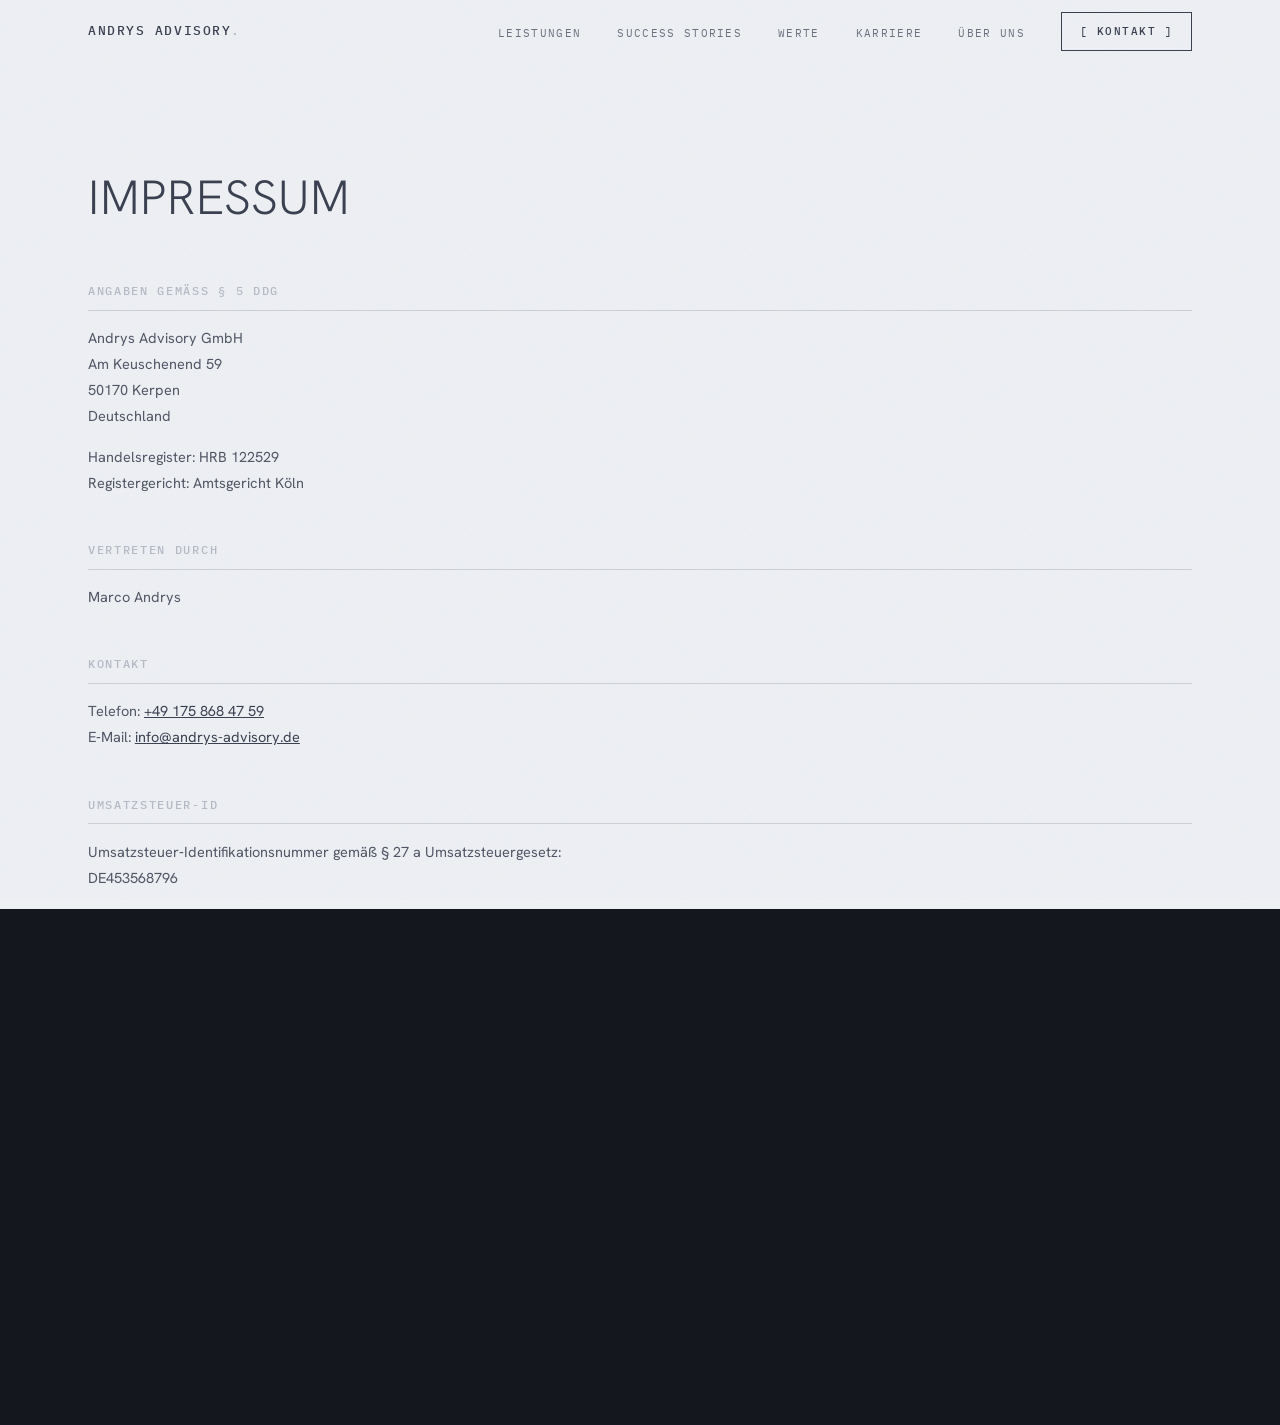
<file: impressum.html>
<!DOCTYPE html>
<html lang="de">
<head>
  <meta charset="UTF-8">
  <meta name="viewport" content="width=device-width, initial-scale=1.0">
  <title>Impressum – Andrys Advisory</title>
  <meta name="description" content="Impressum der Andrys Advisory GmbH.">
  <meta name="robots" content="noindex">
  <meta property="og:title" content="Impressum – Andrys Advisory">
  <meta property="og:description" content="Impressum der Andrys Advisory GmbH.">
  <meta property="og:type" content="website">
  <meta property="og:locale" content="de_DE">
  <meta property="og:url" content="https://andrys-advisory.de/impressum">
  <meta property="og:site_name" content="Andrys Advisory">
  <link rel="canonical" href="https://andrys-advisory.de/impressum">
  <meta property="og:image" content="https://andrys-advisory.de/assets/og-image.png">
  <meta property="og:image:width" content="1200">
  <meta property="og:image:height" content="630">
  <meta name="twitter:card" content="summary_large_image">
  <link rel="icon" type="image/svg+xml" href="favicon.svg">
  <link rel="preload" href="assets/fonts/hanken-grotesk-latin-wght-normal.woff2" as="font" type="font/woff2" crossorigin>
  <link rel="preload" href="assets/fonts/ibm-plex-mono-latin-500-normal.woff2" as="font" type="font/woff2" crossorigin>
  <link rel="stylesheet" href="assets/css/style.css">
</head>
<body>

<!-- Seiten-Übergang (Wipe) -->
<div class="wipe" id="wipe" aria-hidden="true"></div>

<a class="skip-link" href="#main">Zum Inhalt springen</a>
<header class="nav" id="nav">
    <div class="wrap nav-inner">
      <a class="brand" href="index.html" aria-label="Andrys Advisory – zur Startseite">Andrys&nbsp;Advisory<span class="brand-dot">.</span></a>
      <nav aria-label="Hauptnavigation">
        <ul class="nav-links" id="nav-links">
          <li><a class="nav-link" href="leistungen.html" data-scramble-hover>Leistungen</a></li>
          <li><a class="nav-link" href="referenzen.html" data-scramble-hover>Success Stories</a></li>
          <li><a class="nav-link" href="werte.html" data-scramble-hover>Werte</a></li>
          <li><a class="nav-link" href="karriere.html" data-scramble-hover>Karriere</a></li>
          <li><a class="nav-link" href="ueber.html" data-scramble-hover>Über uns</a></li>
          <li class="nav-cta"><a class="btn" href="kontakt.html">[ Kontakt ]</a></li>
        </ul>
      </nav>
      <button class="nav-toggle" id="nav-toggle" aria-expanded="false" aria-controls="nav-links" aria-label="Menü öffnen">
        <span></span><span></span><span></span>
      </button>
    </div>
  </header>
<main id="main">


    <section class="page">
      <div class="wrap">
        <h1>Impressum</h1>

        <h2>Angaben gemäß § 5 DDG</h2>
        <address>
          Andrys Advisory GmbH<br>
          Am Keuschenend 59<br>
          50170 Kerpen<br>
          Deutschland
        </address>
        <p>
          Handelsregister: HRB 122529<br>
          Registergericht: Amtsgericht Köln
        </p>

        <h2>Vertreten durch</h2>
        <p>Marco Andrys</p>

        <h2>Kontakt</h2>
        <p>
          Telefon: <a href="tel:+491758684759">+49 175 868 47 59</a><br>
          E‑Mail: <a href="mailto:info@andrys-advisory.de">info@andrys-advisory.de</a>
        </p>

        <h2>Umsatzsteuer-ID</h2>
        <p>Umsatzsteuer‑Identifikationsnummer gemäß § 27 a Umsatzsteuergesetz:<br>DE453568796</p>

        <h2>Verantwortlich für den Inhalt nach § 18 Abs. 2 MStV</h2>
        <p>Marco Andrys<br>Am Keuschenend 59<br>50170 Kerpen</p>

        <h2>Verbraucherstreitbeilegung / Universalschlichtungsstelle</h2>
        <p>Wir sind nicht bereit oder verpflichtet, an Streitbeilegungsverfahren vor einer Verbraucherschlichtungsstelle teilzunehmen.</p>
      </div>
    </section>
  
</main>
<footer class="footer">
    <div class="wrap footer-inner">
      <p>© 2026 Andrys Advisory GmbH · 50.87° N / 6.69° O</p>
      <ul class="footer-links">
        <li><a href="leistungen.html">Leistungen</a></li>
        <li><a href="referenzen.html">Success Stories</a></li>
        <li><a href="werte.html">Werte</a></li>
        <li><a href="ueber.html">Über uns</a></li>
        <li><a href="karriere.html">Karriere</a></li>
        <li><a href="kontakt.html">Kontakt</a></li>
        <li><a href="https://www.provenexpert.com/andrys-advisory-gmbh/" rel="noopener">Bewertungen</a></li>
        <li><a href="impressum.html">Impressum</a></li>
        <li><a href="datenschutz.html">Datenschutz</a></li>
      </ul>
    </div>
  </footer>
<script src="assets/js/main.js" defer></script>
</body>
</html>
</file>
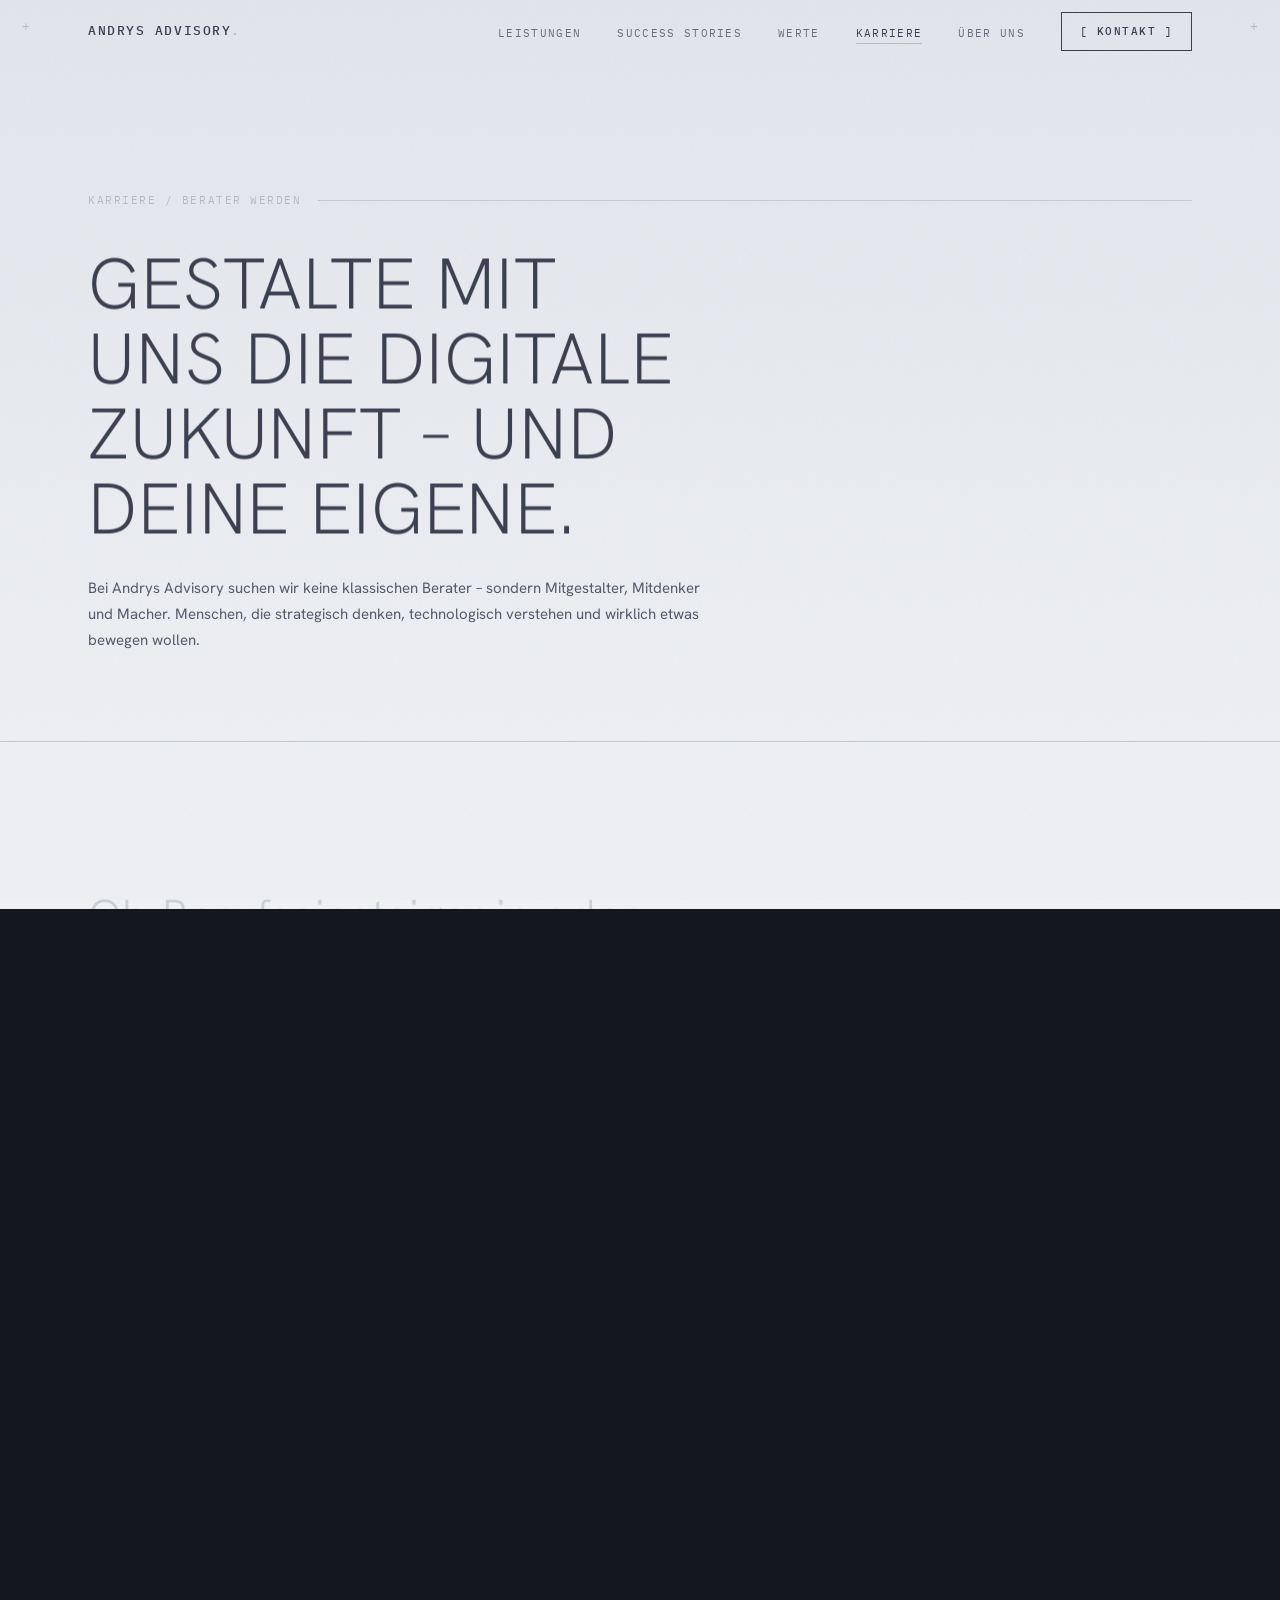
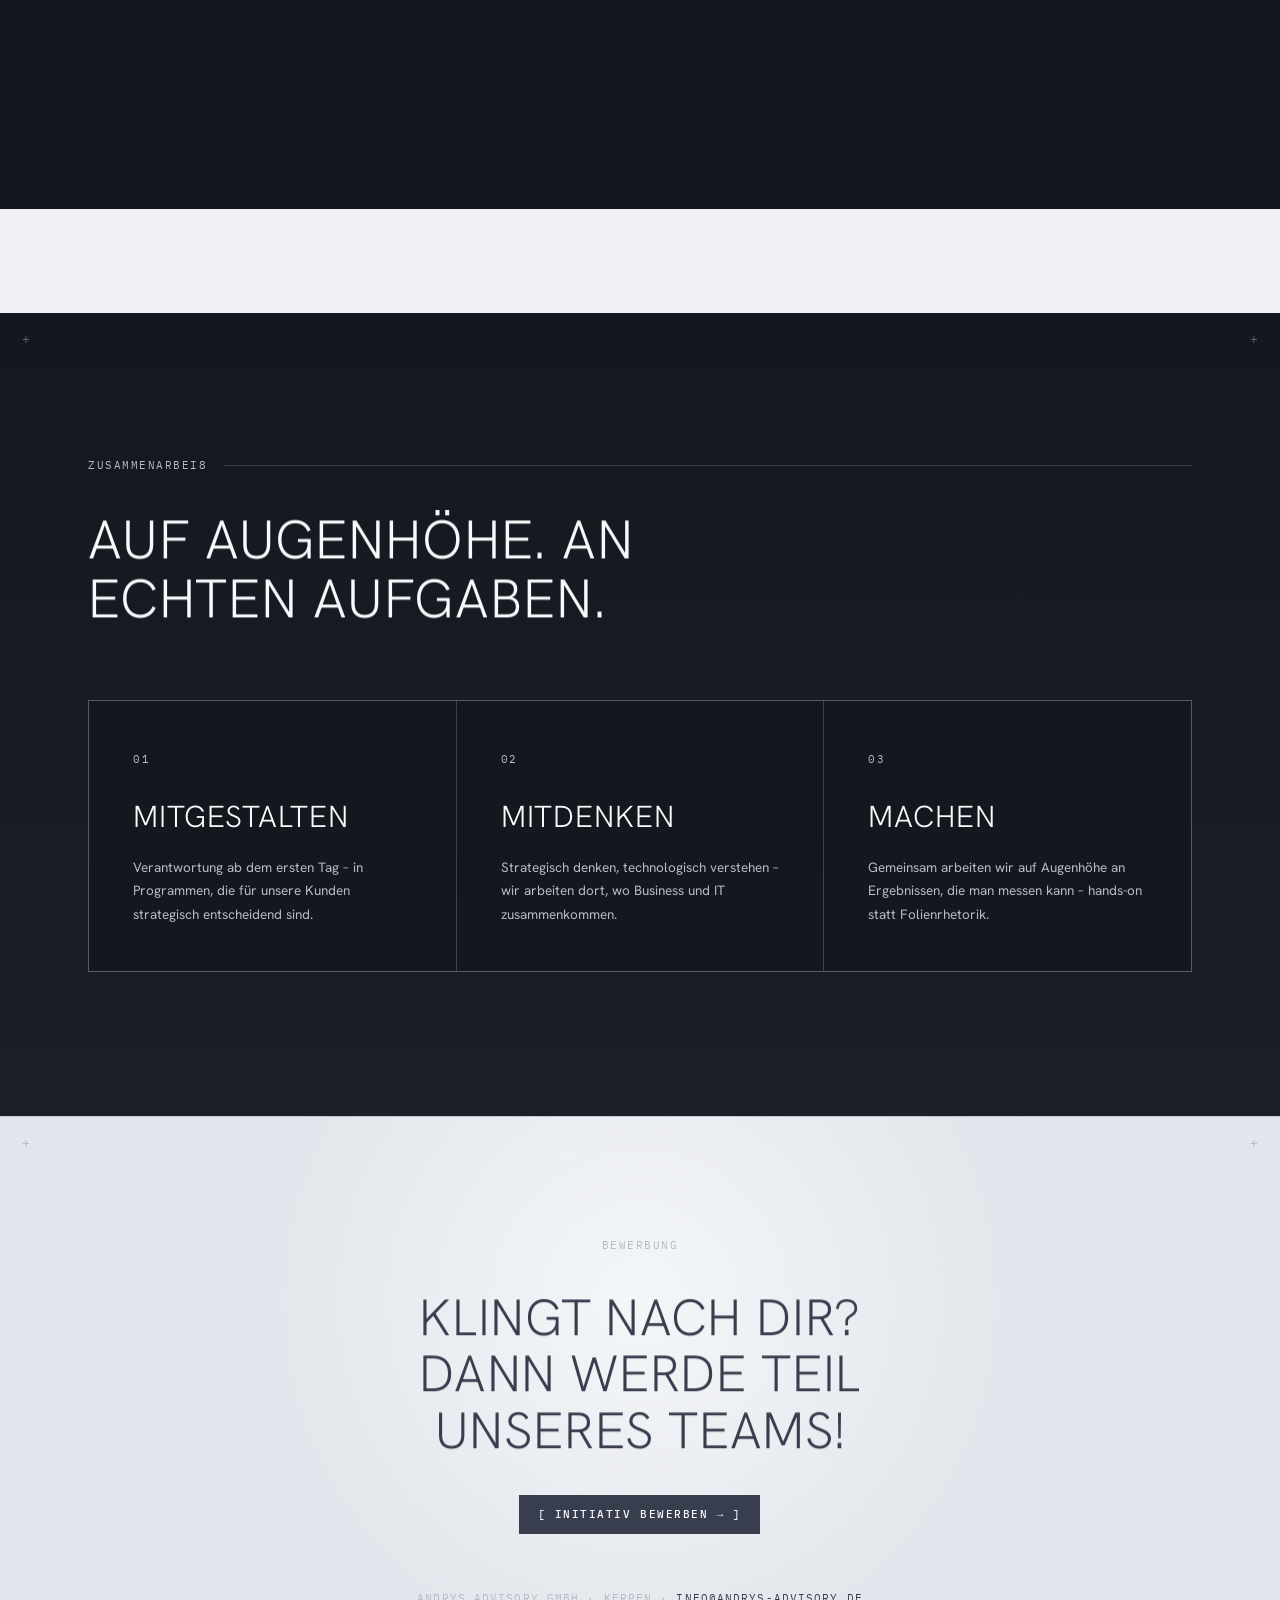
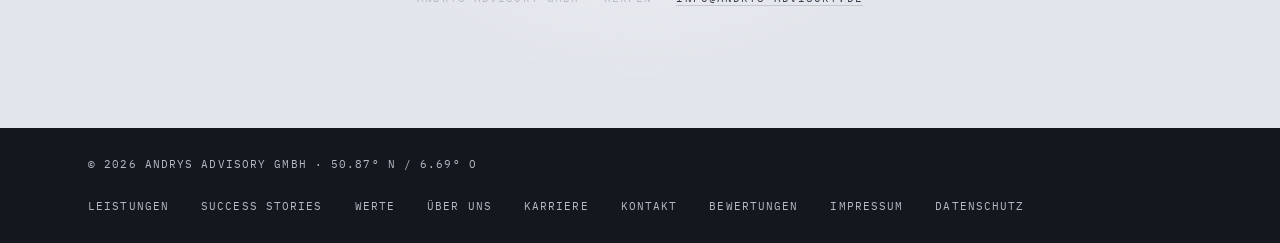
<file: karriere.html>
<!DOCTYPE html>
<html lang="de">
<head>
  <meta charset="UTF-8">
  <meta name="viewport" content="width=device-width, initial-scale=1.0">
  <title>Karriere – Andrys Advisory</title>
  <meta name="description" content="Mehr leisten, weil man mehr will: Werde Teil von Andrys Advisory – Beratung auf Top-Niveau, strukturiert, partnerschaftlich, mit messbarer Wirkung.">
  <meta property="og:title" content="Karriere – Andrys Advisory">
  <meta property="og:description" content="Mehr leisten, weil man mehr will: Werde Teil von Andrys Advisory – Beratung auf Top-Niveau, strukturiert, partnerschaftlich, mit messbarer Wirkung.">
  <meta property="og:type" content="website">
  <meta property="og:locale" content="de_DE">
  <meta property="og:url" content="https://andrys-advisory.de/karriere">
  <meta property="og:site_name" content="Andrys Advisory">
  <link rel="canonical" href="https://andrys-advisory.de/karriere">
  <meta property="og:image" content="https://andrys-advisory.de/assets/og-image.png">
  <meta property="og:image:width" content="1200">
  <meta property="og:image:height" content="630">
  <meta name="twitter:card" content="summary_large_image">
  <link rel="icon" type="image/svg+xml" href="favicon.svg">
  <link rel="preload" href="assets/fonts/hanken-grotesk-latin-wght-normal.woff2" as="font" type="font/woff2" crossorigin>
  <link rel="preload" href="assets/fonts/ibm-plex-mono-latin-500-normal.woff2" as="font" type="font/woff2" crossorigin>
  <link rel="stylesheet" href="assets/css/style.css">
</head>
<body>

<!-- Seiten-Übergang (Wipe) -->
<div class="wipe" id="wipe" aria-hidden="true"></div>

<a class="skip-link" href="#main">Zum Inhalt springen</a>
<header class="nav" id="nav">
    <div class="wrap nav-inner">
      <a class="brand" href="index.html" aria-label="Andrys Advisory – zur Startseite">Andrys&nbsp;Advisory<span class="brand-dot">.</span></a>
      <nav aria-label="Hauptnavigation">
        <ul class="nav-links" id="nav-links">
          <li><a class="nav-link" href="leistungen.html" data-scramble-hover>Leistungen</a></li>
          <li><a class="nav-link" href="referenzen.html" data-scramble-hover>Success Stories</a></li>
          <li><a class="nav-link" href="werte.html" data-scramble-hover>Werte</a></li>
          <li><a class="nav-link" href="karriere.html" aria-current="page" data-scramble-hover>Karriere</a></li>
          <li><a class="nav-link" href="ueber.html" data-scramble-hover>Über uns</a></li>
          <li class="nav-cta"><a class="btn" href="kontakt.html">[ Kontakt ]</a></li>
        </ul>
      </nav>
      <button class="nav-toggle" id="nav-toggle" aria-expanded="false" aria-controls="nav-links" aria-label="Menü öffnen">
        <span></span><span></span><span></span>
      </button>
    </div>
  </header>
<main id="main">



    <header class="page-hero">
      <span class="tick tick-tl" aria-hidden="true">+</span>
      <span class="tick tick-tr" aria-hidden="true">+</span>
      <div class="wrap">
        <p class="section-index" data-scramble>Karriere / Berater werden</p>
        <h1 class="page-hero-title" data-reveal>Gestalte mit uns die digitale Zukunft – und deine eigene.</h1>
        <p class="page-hero-intro" data-reveal>Bei Andrys Advisory suchen wir keine klassischen Berater – sondern Mitgestalter, Mitdenker und Macher. Menschen, die strategisch denken, technologisch verstehen und wirklich etwas bewegen wollen.</p>
      </div>
    </header>

    <section class="section-pad manifest" aria-label="Was dich erwartet">
      <div class="wrap">
        <p class="manifest-text" data-words>Ob Berufseinsteiger:in oder erfahrene:r Profi – bei uns findest du ein Umfeld, das Leistung fördert, Persönlichkeit schätzt und dir Raum gibt, dich weiterzuentwickeln.</p>
      </div>
    </section>

    <section class="section-pad" aria-labelledby="karriere-kultur-title" style="border-top: 1px solid var(--line);">
      <div class="wrap">
        <p class="section-index" data-scramble>Kultur</p>
        <div class="about-grid">
          <div data-reveal>
            <h2 class="about-lead" id="karriere-kultur-title">Mehr leisten, weil man mehr will.</h2>
            <p class="about-copy">Unsere Mitarbeitenden sind unser höchstes Gut. Wir fördern Wachstum durch Verantwortung und schaffen ein Umfeld, in dem Leistung und Entwicklung Hand in Hand gehen – mit gegenseitiger Unterstützung, ehrlichem Feedback und dem Anspruch auf Exzellenz.</p>
            <p class="about-copy">Wenn du Beratung auf Top-Niveau leben willst – strukturiert, partnerschaftlich und mit messbarer Wirkung – sollten wir sprechen.</p>
          </div>
          <dl class="about-facts" data-reveal style="--rd:150ms">
            <div class="fact">
              <dt>Level</dt>
              <dd>Senior-Berater:innen mit Umsetzungsanspruch</dd>
            </div>
            <div class="fact">
              <dt>Kultur</dt>
              <dd>Verantwortung, Feedback, gegenseitige Unterstützung</dd>
            </div>
            <div class="fact">
              <dt>Prinzip</dt>
              <dd>Der Gesamterfolg steht über dem Eigeninteresse</dd>
            </div>
          </dl>
        </div>
      </div>
    </section>

    <section class="section-pad on-dark" aria-labelledby="umfeld-title">
      <span class="tick tick-tl" aria-hidden="true">+</span>
      <span class="tick tick-tr" aria-hidden="true">+</span>
      <div class="wrap">
        <p class="section-index" data-scramble>Zusammenarbeit</p>
        <h2 class="section-title" id="karriere-umfeld-title" data-reveal>Auf Augenhöhe. An echten Aufgaben.</h2>
        <ol class="steps">
          <li class="step" data-reveal>
            <span class="step-no">01</span>
            <h3 class="step-name">Mitgestalten</h3>
            <p class="step-desc">Verantwortung ab dem ersten Tag – in Programmen, die für unsere Kunden strategisch entscheidend sind.</p>
          </li>
          <li class="step" data-reveal style="--rd:120ms">
            <span class="step-no">02</span>
            <h3 class="step-name">Mitdenken</h3>
            <p class="step-desc">Strategisch denken, technologisch verstehen – wir arbeiten dort, wo Business und IT zusammenkommen.</p>
          </li>
          <li class="step" data-reveal style="--rd:240ms">
            <span class="step-no">03</span>
            <h3 class="step-name">Machen</h3>
            <p class="step-desc">Gemeinsam arbeiten wir auf Augenhöhe an Ergebnissen, die man messen kann – hands-on statt Folienrhetorik.</p>
          </li>
        </ol>
      </div>
    </section>

    <section class="contact cta-band" aria-label="Bewerbung">
      <span class="tick tick-tl" aria-hidden="true">+</span>
      <span class="tick tick-tr" aria-hidden="true">+</span>
      <div class="wrap">
        <p class="section-index" data-scramble>Bewerbung</p>
        <h2 class="cta-title" data-reveal>Klingt nach dir? Dann werde Teil unseres Teams!</h2>
        <div class="contact-cta" data-reveal>
          <a class="btn btn-solid" href="mailto:info@andrys-advisory.de?subject=Karriere%20bei%20Andrys%20Advisory">[ Initiativ bewerben <span class="arrow" aria-hidden="true">→</span> ]</a>
        </div>
        <p class="contact-meta" data-reveal>
          Andrys Advisory GmbH · Kerpen ·
          <a href="mailto:info@andrys-advisory.de">info@andrys-advisory.de</a>
        </p>
      </div>
    </section>

  
</main>
<footer class="footer">
    <div class="wrap footer-inner">
      <p>© 2026 Andrys Advisory GmbH · 50.87° N / 6.69° O</p>
      <ul class="footer-links">
        <li><a href="leistungen.html">Leistungen</a></li>
        <li><a href="referenzen.html">Success Stories</a></li>
        <li><a href="werte.html">Werte</a></li>
        <li><a href="ueber.html">Über uns</a></li>
        <li><a href="karriere.html">Karriere</a></li>
        <li><a href="kontakt.html">Kontakt</a></li>
        <li><a href="https://www.provenexpert.com/andrys-advisory-gmbh/" rel="noopener">Bewertungen</a></li>
        <li><a href="impressum.html">Impressum</a></li>
        <li><a href="datenschutz.html">Datenschutz</a></li>
      </ul>
    </div>
  </footer>
<script src="assets/js/main.js" defer></script>
</body>
</html>
</file>
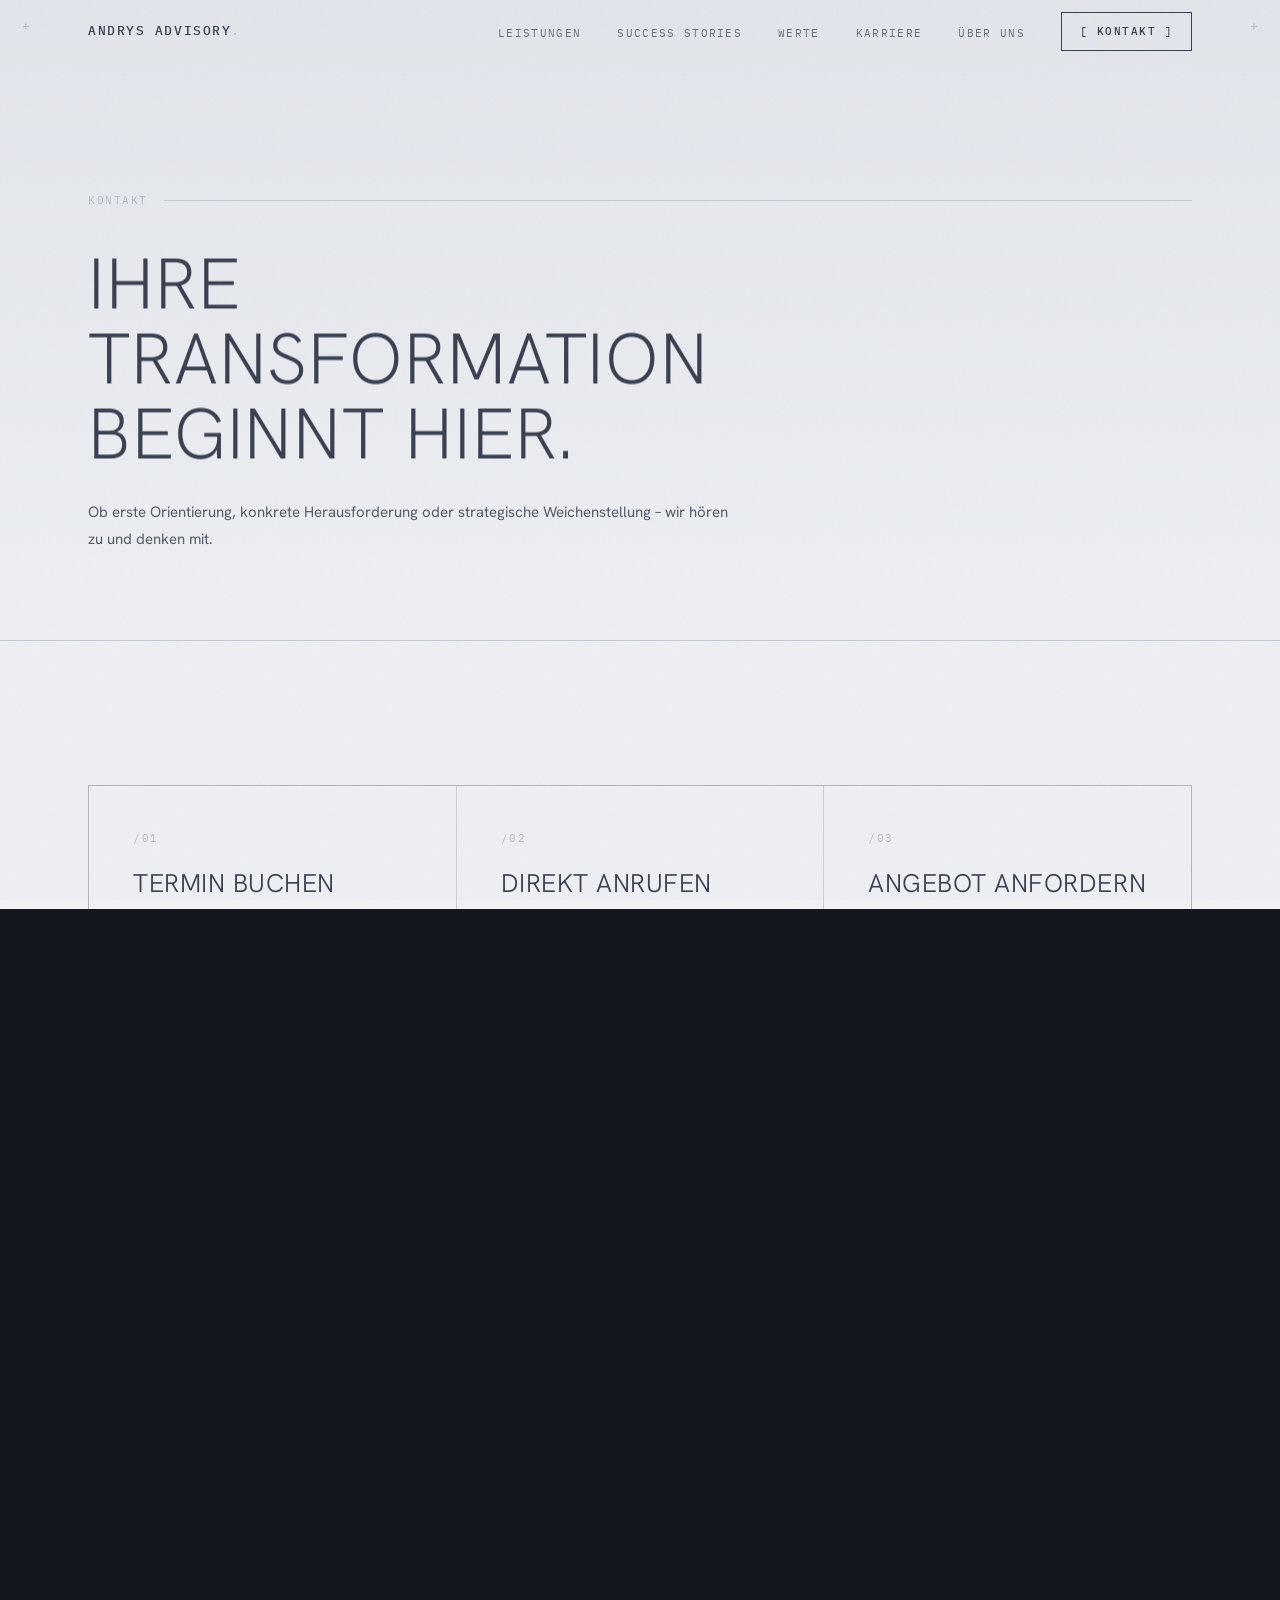
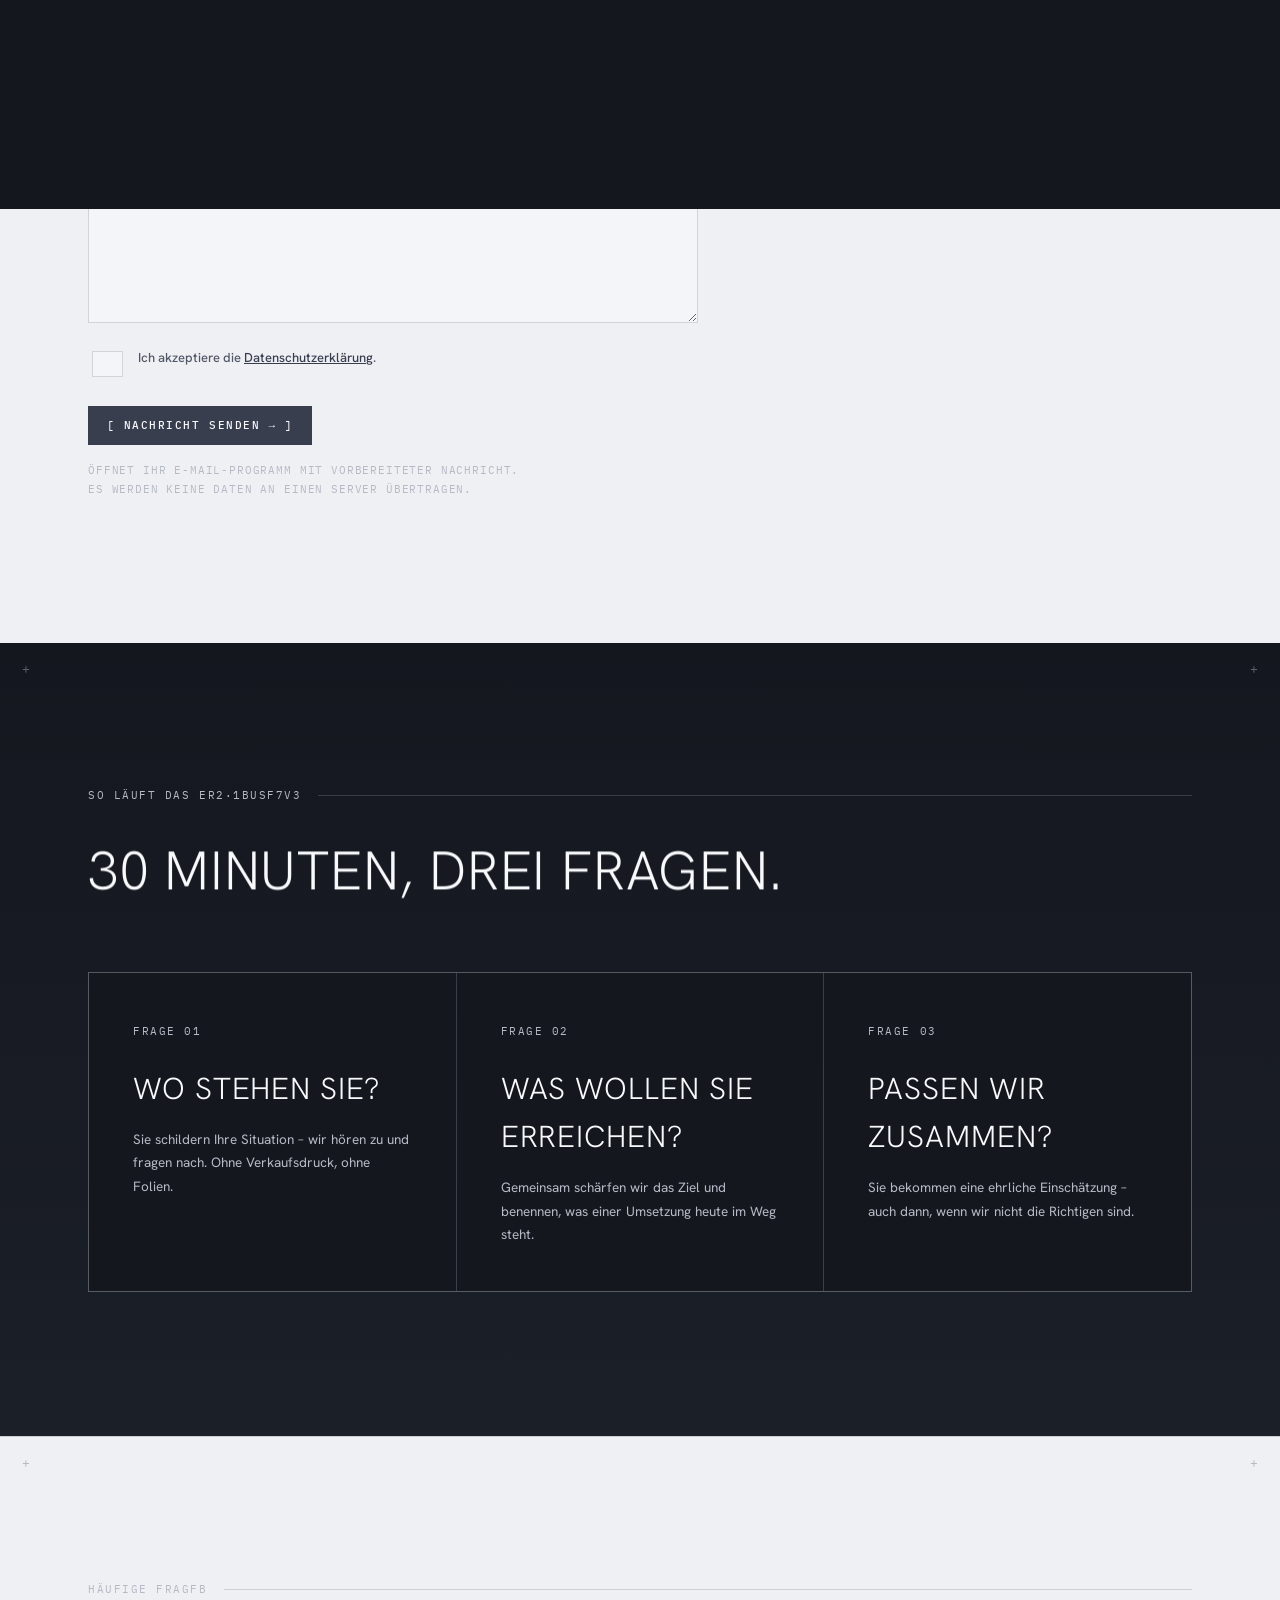
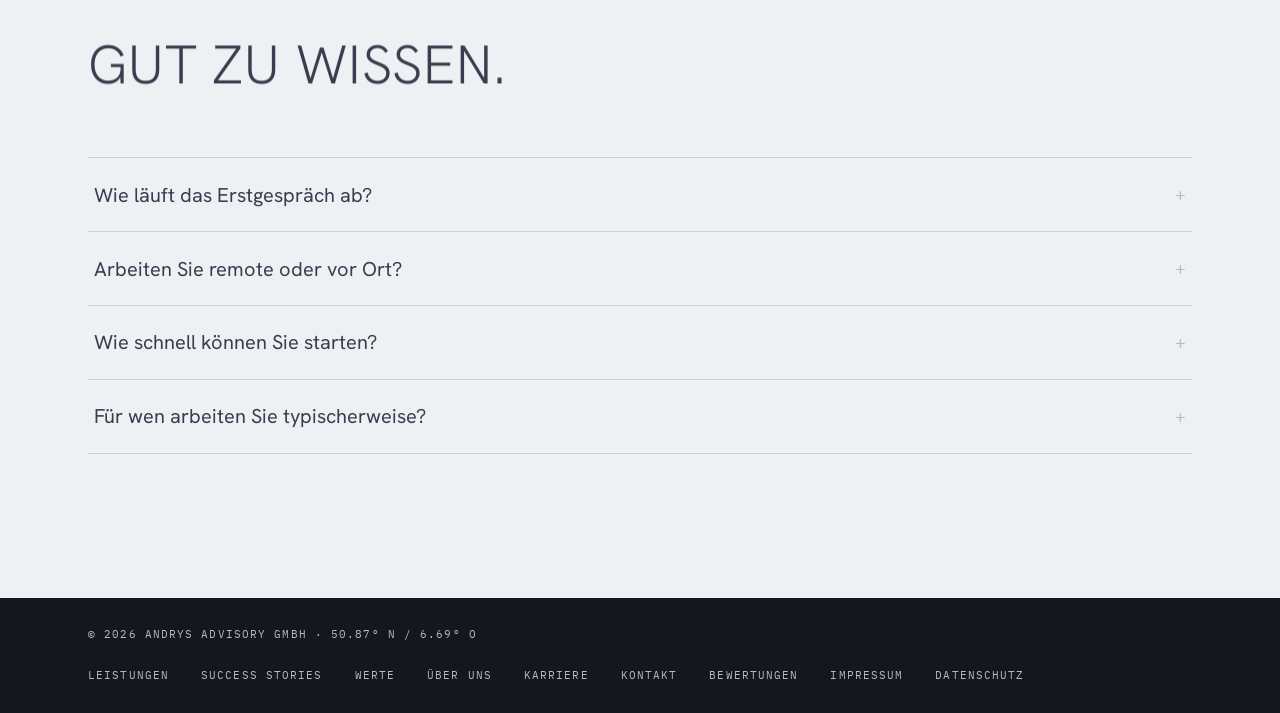
<file: kontakt.html>
<!DOCTYPE html>
<html lang="de">
<head>
  <meta charset="UTF-8">
  <meta name="viewport" content="width=device-width, initial-scale=1.0">
  <title>Kontakt – Andrys Advisory</title>
  <meta name="description" content="Ihre Transformation beginnt hier: Termin buchen, anrufen oder Angebot anfordern – wir hören zu und denken mit.">
  <meta property="og:title" content="Kontakt – Andrys Advisory">
  <meta property="og:description" content="Ihre Transformation beginnt hier: Termin buchen, anrufen oder Angebot anfordern – wir hören zu und denken mit.">
  <meta property="og:type" content="website">
  <meta property="og:locale" content="de_DE">
  <meta property="og:url" content="https://andrys-advisory.de/kontakt">
  <meta property="og:site_name" content="Andrys Advisory">
  <link rel="canonical" href="https://andrys-advisory.de/kontakt">
  <meta property="og:image" content="https://andrys-advisory.de/assets/og-image.png">
  <meta property="og:image:width" content="1200">
  <meta property="og:image:height" content="630">
  <meta name="twitter:card" content="summary_large_image">
  <link rel="icon" type="image/svg+xml" href="favicon.svg">
  <link rel="preload" href="assets/fonts/hanken-grotesk-latin-wght-normal.woff2" as="font" type="font/woff2" crossorigin>
  <link rel="preload" href="assets/fonts/ibm-plex-mono-latin-500-normal.woff2" as="font" type="font/woff2" crossorigin>
  <link rel="stylesheet" href="assets/css/style.css">
</head>
<body>

<!-- Seiten-Übergang (Wipe) -->
<div class="wipe" id="wipe" aria-hidden="true"></div>

<a class="skip-link" href="#main">Zum Inhalt springen</a>
<header class="nav" id="nav">
    <div class="wrap nav-inner">
      <a class="brand" href="index.html" aria-label="Andrys Advisory – zur Startseite">Andrys&nbsp;Advisory<span class="brand-dot">.</span></a>
      <nav aria-label="Hauptnavigation">
        <ul class="nav-links" id="nav-links">
          <li><a class="nav-link" href="leistungen.html" data-scramble-hover>Leistungen</a></li>
          <li><a class="nav-link" href="referenzen.html" data-scramble-hover>Success Stories</a></li>
          <li><a class="nav-link" href="werte.html" data-scramble-hover>Werte</a></li>
          <li><a class="nav-link" href="karriere.html" data-scramble-hover>Karriere</a></li>
          <li><a class="nav-link" href="ueber.html" data-scramble-hover>Über uns</a></li>
          <li class="nav-cta"><a class="btn" href="kontakt.html">[ Kontakt ]</a></li>
        </ul>
      </nav>
      <button class="nav-toggle" id="nav-toggle" aria-expanded="false" aria-controls="nav-links" aria-label="Menü öffnen">
        <span></span><span></span><span></span>
      </button>
    </div>
  </header>
<main id="main">



    <header class="page-hero">
      <span class="tick tick-tl" aria-hidden="true">+</span>
      <span class="tick tick-tr" aria-hidden="true">+</span>
      <div class="wrap">
        <p class="section-index" data-scramble>Kontakt</p>
        <h1 class="page-hero-title" data-reveal>Ihre Transformation beginnt hier.</h1>
        <p class="page-hero-intro" data-reveal>Ob erste Orientierung, konkrete Herausforderung oder strategische Weichenstellung – wir hören zu und denken mit.</p>
      </div>
    </header>

    <!-- ======================= DREI WEGE ======================= -->
    <section class="section-pad" aria-label="Kontaktwege" style="padding-bottom: 0;">
      <div class="wrap">
        <div class="channels">
          <a class="channel" href="https://calendar.google.com/calendar/appointments/schedules/AcZssZ3_uqz3TkeUjfCa07YS_GQ2nQ-Uyit7l61m3bAlLoxjbRpQH9XgvPuZj8Px4n9h-I52rLPjmBTU?gv=true" rel="noopener" data-reveal>
            <span class="channel-no" aria-hidden="true">/01</span>
            <h2 class="channel-name">Termin buchen</h2>
            <p class="channel-desc">Sparen Sie Zeit und buchen Sie direkt einen Termin bei unserem CEO und Program Manager Marco Andrys.</p>
            <span class="channel-cta">Google Kalender öffnen <span aria-hidden="true">↗︎</span></span>
          </a>
          <a class="channel" href="tel:+491758684759" data-reveal style="--rd:100ms">
            <span class="channel-no" aria-hidden="true">/02</span>
            <h2 class="channel-name">Direkt anrufen</h2>
            <p class="channel-desc">Sie haben eine dringende Frage? Rufen Sie einfach an. Wir helfen Ihnen gerne weiter.</p>
            <span class="channel-cta">+49 175 868 47 59</span>
          </a>
          <a class="channel" href="#kontakt-formular" data-reveal style="--rd:200ms">
            <span class="channel-no" aria-hidden="true">/03</span>
            <h2 class="channel-name">Angebot anfordern</h2>
            <p class="channel-desc">Schildern Sie uns Ihr Anliegen – wir melden uns per Mail bei Ihnen zurück, innerhalb kürzester Zeit.</p>
            <span class="channel-cta">Zum Formular <span aria-hidden="true">↓</span></span>
          </a>
        </div>
      </div>
    </section>

    <!-- ======================= FORMULAR ======================= -->
    <section class="section-pad" id="kontakt-formular" aria-label="Angebot anfordern">
      <div class="wrap">
        <div class="kontakt-grid">

          <div>
            <p class="section-index" data-scramble>Angebot anfordern</p>
            <h2 class="section-title" data-reveal style="font-size: clamp(1.6rem, 3vw, 2.4rem);">Schildern Sie uns Ihr Anliegen.</h2>
            <p class="section-intro" data-reveal>Hinterlassen Sie Ihre Kontaktdaten – wir melden uns umgehend bei Ihnen.</p>

            <form id="kontakt-form" data-reveal style="margin-top: 2.5rem;">
              <div class="field-row">
                <div class="field">
                  <label for="f-vorname">Vorname</label>
                  <input id="kontakt-f-vorname" name="vorname" type="text" autocomplete="given-name" required>
                </div>
                <div class="field">
                  <label for="f-nachname">Nachname</label>
                  <input id="kontakt-f-nachname" name="nachname" type="text" autocomplete="family-name" required>
                </div>
              </div>
              <div class="field-row">
                <div class="field">
                  <label for="f-email">E-Mail</label>
                  <input id="kontakt-f-email" name="email" type="email" autocomplete="email" required>
                </div>
                <div class="field">
                  <label for="f-telefon">Telefon (optional)</label>
                  <input id="kontakt-f-telefon" name="telefon" type="tel" autocomplete="tel">
                </div>
              </div>
              <div class="field">
                <label for="f-quelle">Wie haben Sie von uns erfahren?</label>
                <select id="kontakt-f-quelle" name="quelle">
                  <option>Empfehlung</option>
                  <option>LinkedIn</option>
                  <option>Suchmaschine (Google)</option>
                  <option>Veranstaltung / Netzwerk</option>
                  <option>ProvenExpert</option>
                  <option>Sonstiges</option>
                </select>
              </div>
              <div class="field">
                <label for="f-nachricht">Nachricht</label>
                <textarea id="kontakt-f-nachricht" name="nachricht" required></textarea>
              </div>
              <div class="field field-check">
                <input id="kontakt-f-datenschutz" name="datenschutz" type="checkbox" required>
                <label for="f-datenschutz">Ich akzeptiere die <a href="datenschutz.html">Datenschutzerklärung</a>.</label>
              </div>
              <button class="btn btn-solid" type="submit">[ Nachricht senden <span class="arrow" aria-hidden="true">→</span> ]</button>
              <p class="form-note">Öffnet Ihr E-Mail-Programm mit vorbereiteter Nachricht.<br>Es werden keine Daten an einen Server übertragen.</p>
            </form>
          </div>

          <aside class="kontakt-aside" data-reveal style="--rd:150ms">
            <dl class="about-facts">
              <div class="fact">
                <dt>E-Mail</dt>
                <dd><a href="mailto:info@andrys-advisory.de">info@andrys-advisory.de</a></dd>
              </div>
              <div class="fact">
                <dt>Telefon</dt>
                <dd><a href="tel:+491758684759">+49 175 868 47 59</a></dd>
              </div>
              <div class="fact">
                <dt>Anschrift</dt>
                <dd>Andrys Advisory GmbH<br>Am Keuschenend 59<br>50170 Kerpen</dd>
              </div>
              <div class="fact">
                <dt>Ansprechpartner</dt>
                <dd>Marco Andrys, CEO &amp; Program Manager</dd>
              </div>
              <div class="fact">
                <dt>Bewertungen</dt>
                <dd><a href="https://www.provenexpert.com/andrys-advisory-gmbh/" rel="noopener">ProvenExpert-Profil ↗︎</a></dd>
              </div>
            </dl>
          </aside>

        </div>
      </div>
    </section>

    <section class="section-pad on-dark" aria-labelledby="ablauf-title">
      <span class="tick tick-tl" aria-hidden="true">+</span>
      <span class="tick tick-tr" aria-hidden="true">+</span>
      <div class="wrap">
        <p class="section-index" data-scramble>So läuft das Erstgespräch</p>
        <h2 class="section-title" id="kontakt-ablauf-title" data-reveal>30 Minuten, drei Fragen.</h2>
        <ol class="steps">
          <li class="step" data-reveal>
            <span class="step-no">Frage 01</span>
            <h3 class="step-name">Wo stehen Sie?</h3>
            <p class="step-desc">Sie schildern Ihre Situation – wir hören zu und fragen nach. Ohne Verkaufsdruck, ohne Folien.</p>
          </li>
          <li class="step" data-reveal style="--rd:120ms">
            <span class="step-no">Frage 02</span>
            <h3 class="step-name">Was wollen Sie erreichen?</h3>
            <p class="step-desc">Gemeinsam schärfen wir das Ziel und benennen, was einer Umsetzung heute im Weg steht.</p>
          </li>
          <li class="step" data-reveal style="--rd:240ms">
            <span class="step-no">Frage 03</span>
            <h3 class="step-name">Passen wir zusammen?</h3>
            <p class="step-desc">Sie bekommen eine ehrliche Einschätzung – auch dann, wenn wir nicht die Richtigen sind.</p>
          </li>
        </ol>
      </div>
    </section>

  
    <!-- =============================== FAQ =============================== -->
    <section class="section-pad" aria-labelledby="kontakt-faq-title" style="border-top: 1px solid var(--line);">
      <span class="tick tick-tl" aria-hidden="true">+</span>
      <span class="tick tick-tr" aria-hidden="true">+</span>
      <div class="wrap">
        <p class="section-index" data-scramble>Häufige Fragen</p>
        <h2 class="section-title" id="kontakt-faq-title" data-reveal>Gut zu wissen.</h2>
        <div class="faq-list" style="margin-top: clamp(2.5rem, 5vw, 4rem);">
          <div class="acc" data-reveal>
            <h3 class="acc-head">
              <button class="acc-toggle" type="button" aria-expanded="false">
                <span class="acc-label">Wie läuft das Erstgespräch ab?</span>
                <span class="acc-icon" aria-hidden="true">+</span>
              </button>
            </h3>
            <div class="acc-panel">
              <div class="acc-panel-inner">
                <p>Unverbindlich und fokussiert: Wir klären, wo Sie stehen, was Sie erreichen wollen – und ob wir die Richtigen dafür sind. In der Regel genügen 30 Minuten per Video-Call; drei Fragen strukturieren das Gespräch.</p>
              </div>
            </div>
          </div>
          <div class="acc" data-reveal>
            <h3 class="acc-head">
              <button class="acc-toggle" type="button" aria-expanded="false">
                <span class="acc-label">Arbeiten Sie remote oder vor Ort?</span>
                <span class="acc-icon" aria-hidden="true">+</span>
              </button>
            </h3>
            <div class="acc-panel">
              <div class="acc-panel-inner">
                <p>Beides – so, wie es das Mandat braucht. Workshops, Eskalationen und kritische Programmphasen gern persönlich vor Ort; Regeltermine und Statusrunden effizient remote.</p>
              </div>
            </div>
          </div>
          <div class="acc" data-reveal>
            <h3 class="acc-head">
              <button class="acc-toggle" type="button" aria-expanded="false">
                <span class="acc-label">Wie schnell können Sie starten?</span>
                <span class="acc-icon" aria-hidden="true">+</span>
              </button>
            </h3>
            <div class="acc-panel">
              <div class="acc-panel-inner">
                <p>Das hängt vom laufenden Portfolio ab – sprechen Sie uns früh an. Kompakte Formate wie Projekt-Audits oder Reviews lassen sich meist kurzfristiger einplanen als vollumfängliche Programm-Mandate.</p>
              </div>
            </div>
          </div>
          <div class="acc" data-reveal>
            <h3 class="acc-head">
              <button class="acc-toggle" type="button" aria-expanded="false">
                <span class="acc-label">Für wen arbeiten Sie typischerweise?</span>
                <span class="acc-icon" aria-hidden="true">+</span>
              </button>
            </h3>
            <div class="acc-panel">
              <div class="acc-panel-inner">
                <p>Für Mittelstand und Konzerne im deutschsprachigen Raum – überall dort, wo Transformation Struktur, Verantwortung und echte Umsetzung braucht. Von der IT-Strategie bis zum internationalen Rollout.</p>
              </div>
            </div>
          </div>
        </div>
      </div>
    </section>

</main>
<footer class="footer">
    <div class="wrap footer-inner">
      <p>© 2026 Andrys Advisory GmbH · 50.87° N / 6.69° O</p>
      <ul class="footer-links">
        <li><a href="leistungen.html">Leistungen</a></li>
        <li><a href="referenzen.html">Success Stories</a></li>
        <li><a href="werte.html">Werte</a></li>
        <li><a href="ueber.html">Über uns</a></li>
        <li><a href="karriere.html">Karriere</a></li>
        <li><a href="kontakt.html">Kontakt</a></li>
        <li><a href="https://www.provenexpert.com/andrys-advisory-gmbh/" rel="noopener">Bewertungen</a></li>
        <li><a href="impressum.html">Impressum</a></li>
        <li><a href="datenschutz.html">Datenschutz</a></li>
      </ul>
    </div>
  </footer>
<script src="assets/js/main.js" defer></script>
</body>
</html>
</file>
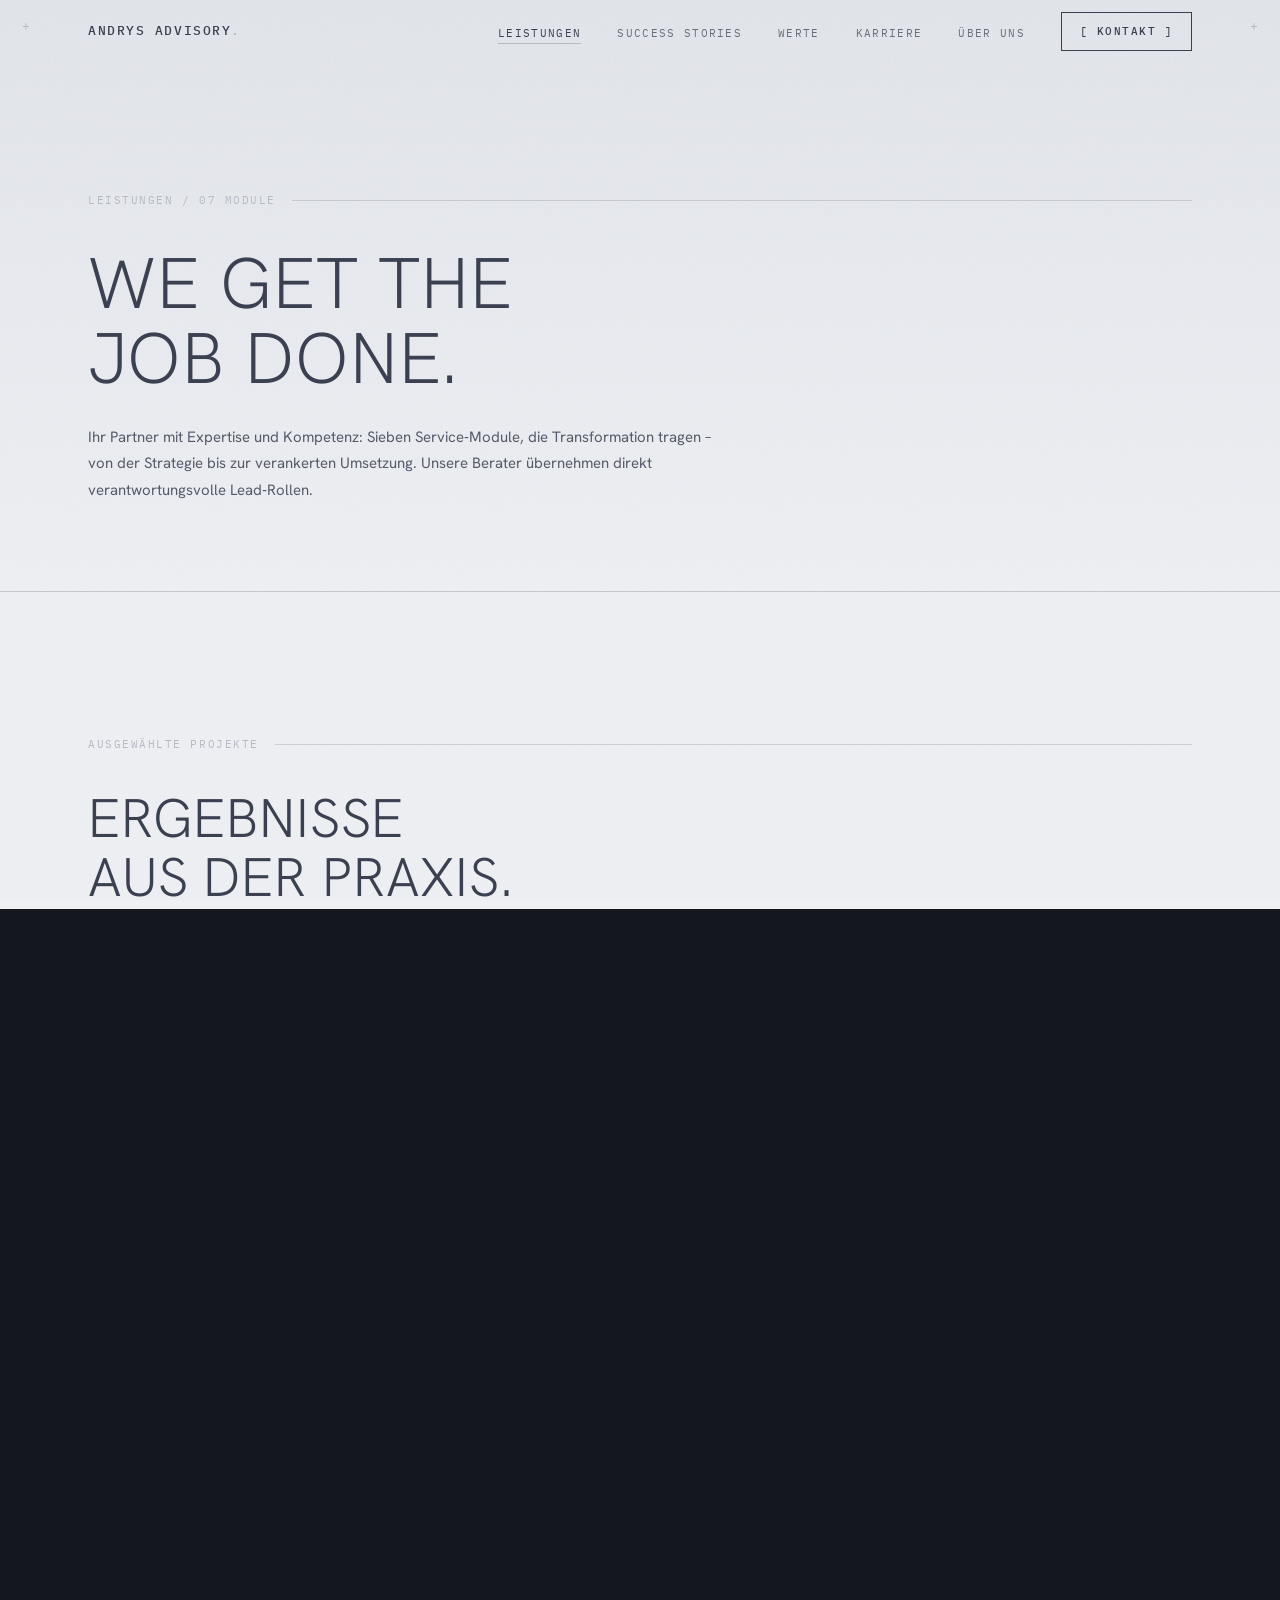
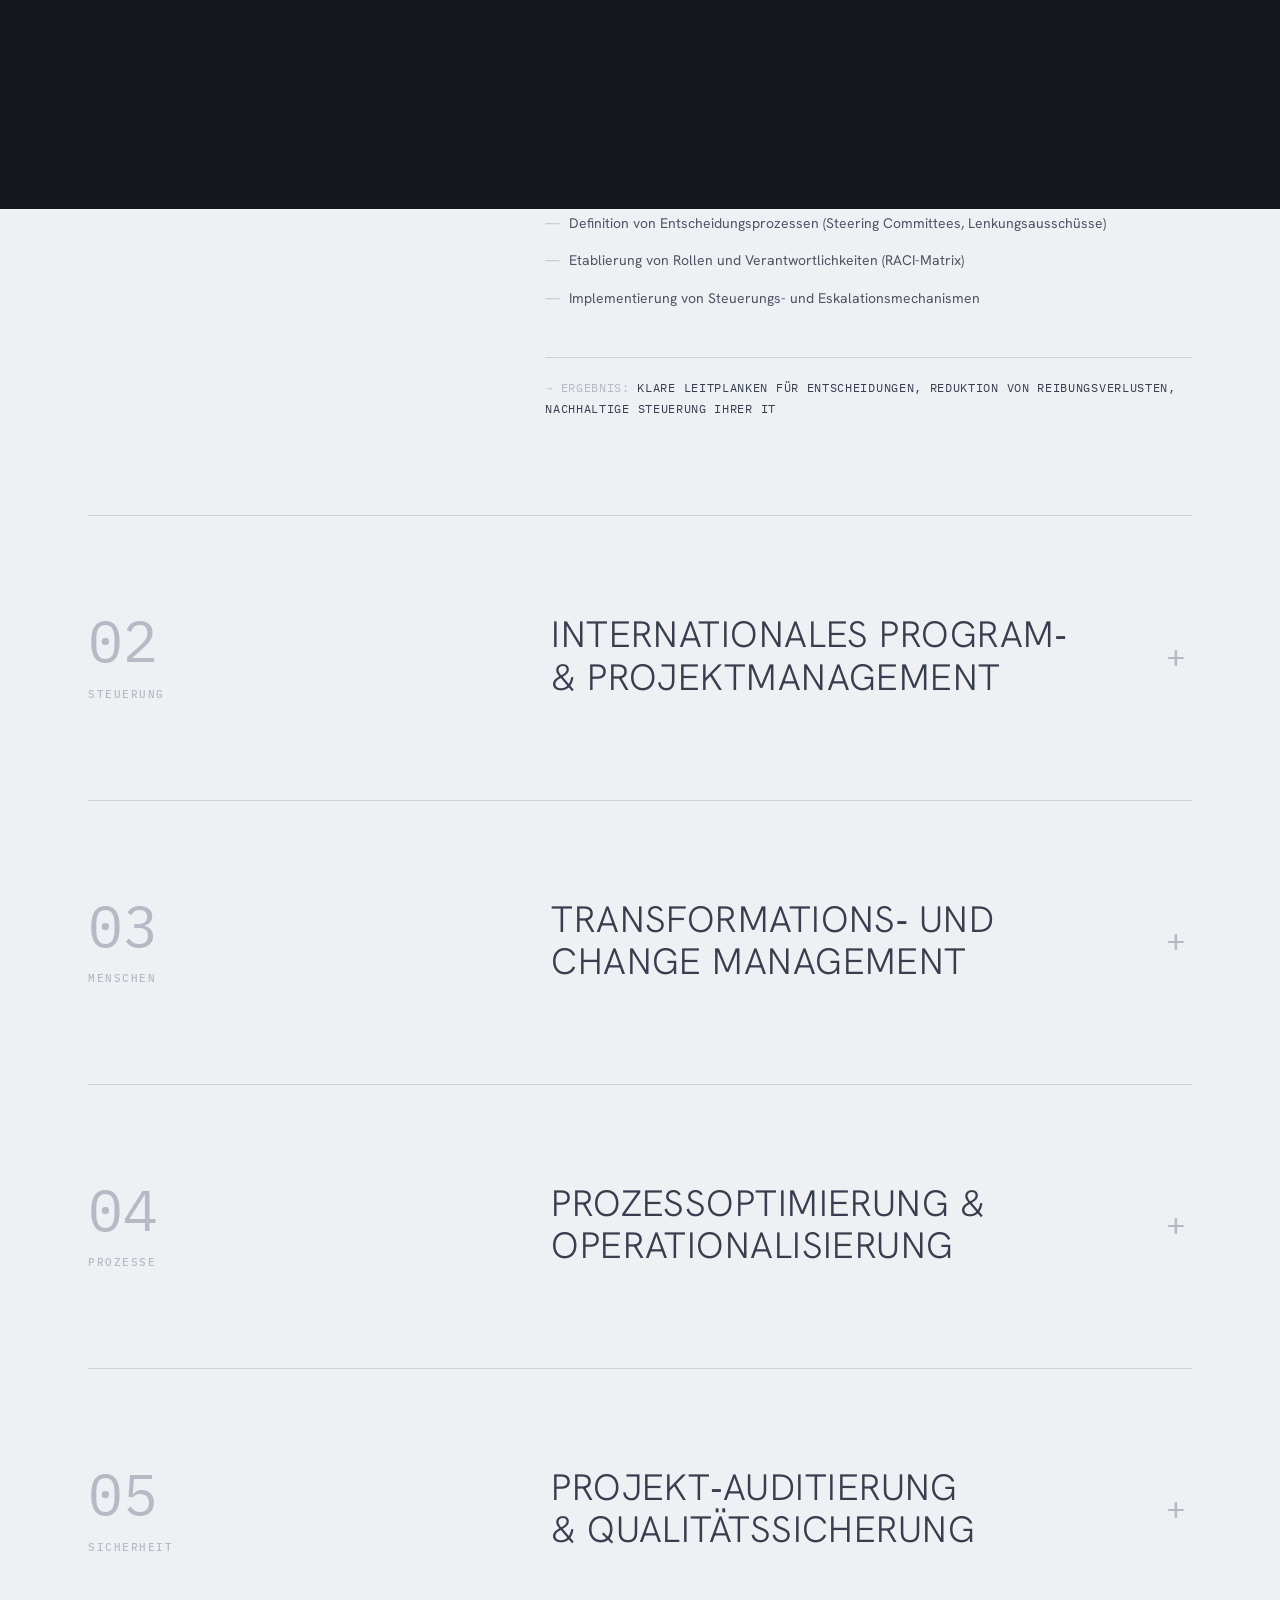
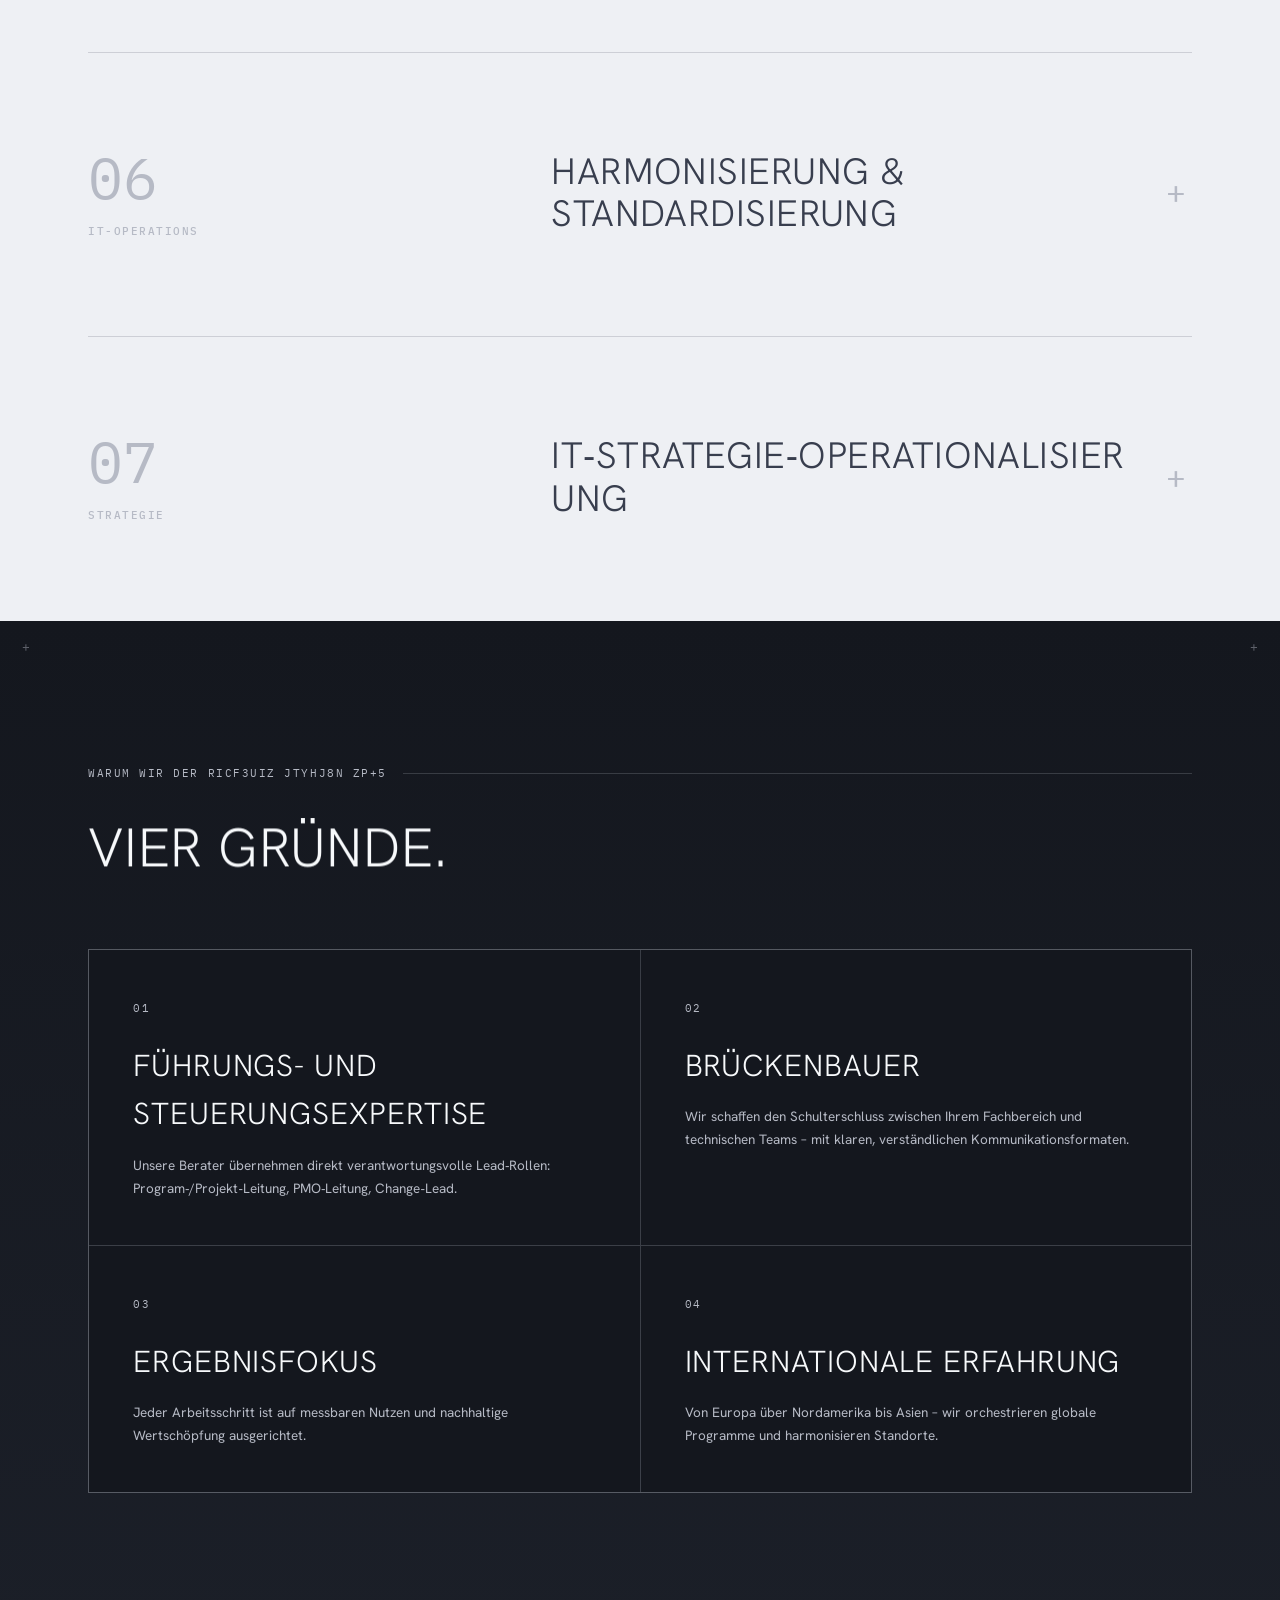
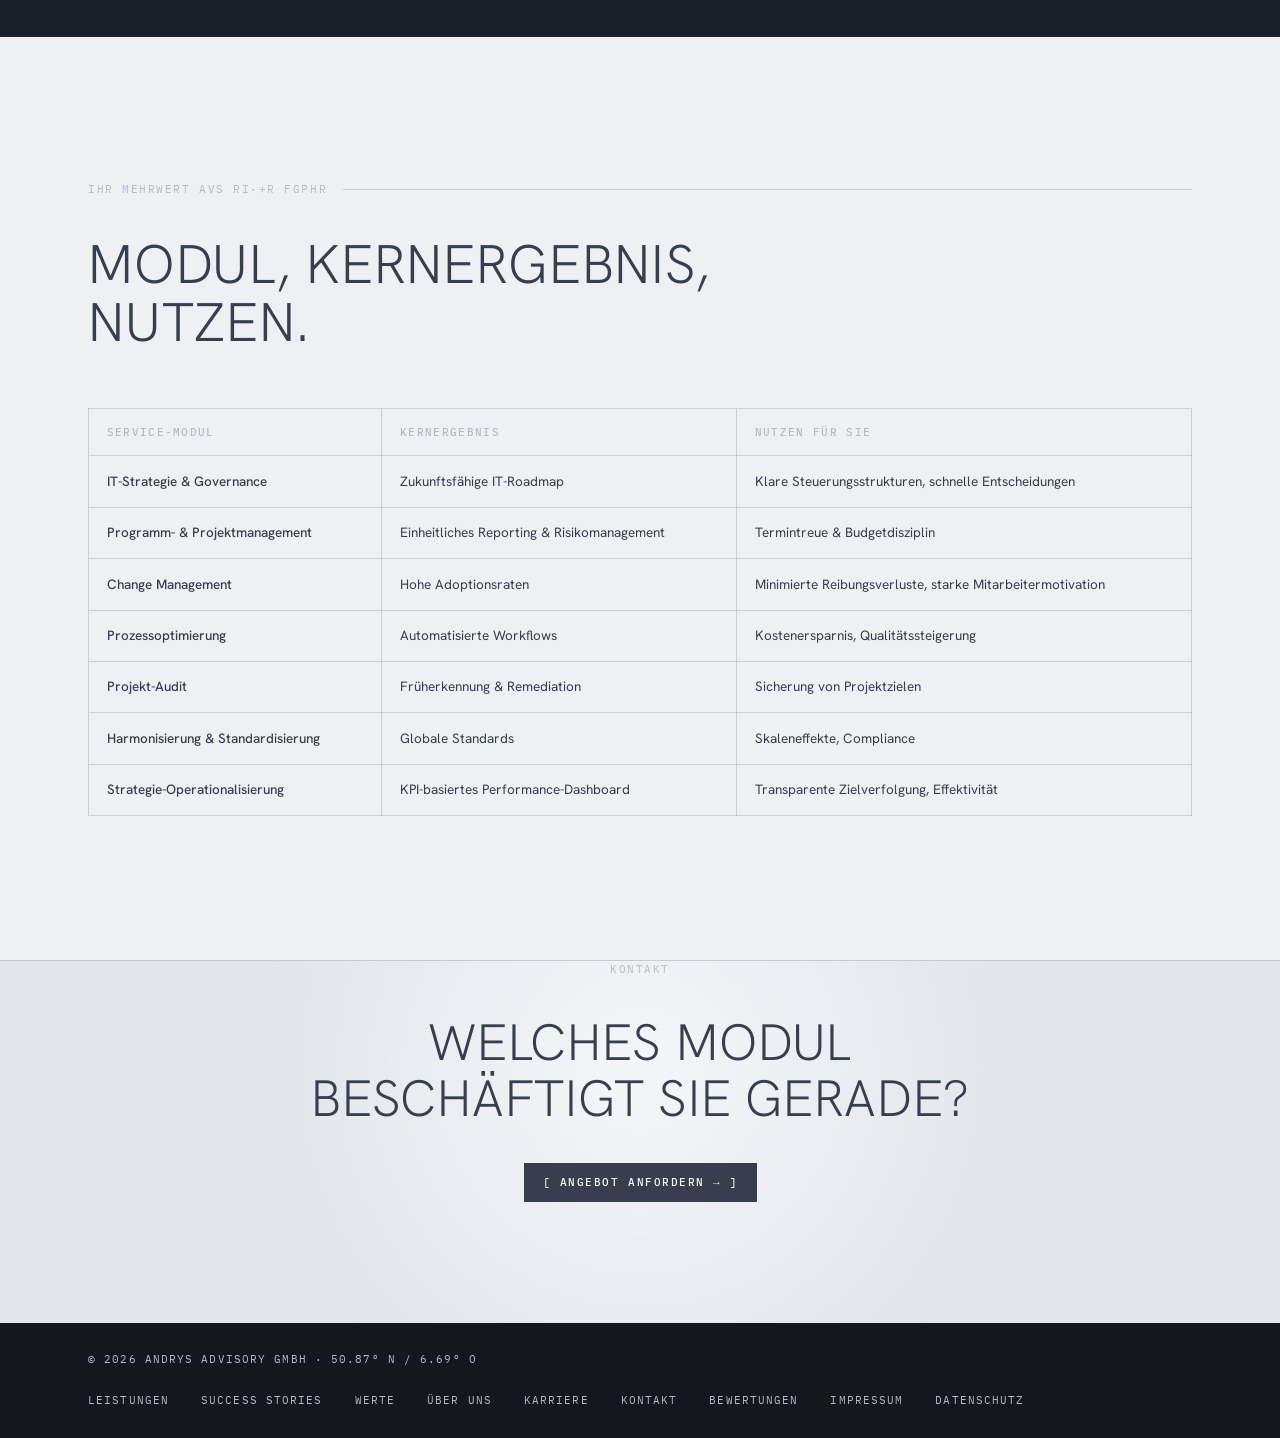
<file: leistungen.html>
<!DOCTYPE html>
<html lang="de">
<head>
  <meta charset="UTF-8">
  <meta name="viewport" content="width=device-width, initial-scale=1.0">
  <title>Leistungen – Andrys Advisory</title>
  <meta name="description" content="Sieben Service-Module, die Transformation tragen: IT-Strategie & Governance, Programm- und Projektmanagement, Prozessoptimierung, Qualitätssicherung, Infrastruktur, Monitoring, Change.">
  <meta property="og:title" content="Leistungen – Andrys Advisory">
  <meta property="og:description" content="Sieben Service-Module, die Transformation tragen: IT-Strategie & Governance, Programm- und Projektmanagement, Prozessoptimierung, Qualitätssicherung, Infrastruktur, Monitoring, Change.">
  <meta property="og:type" content="website">
  <meta property="og:locale" content="de_DE">
  <meta property="og:url" content="https://andrys-advisory.de/leistungen">
  <meta property="og:site_name" content="Andrys Advisory">
  <link rel="canonical" href="https://andrys-advisory.de/leistungen">
  <meta property="og:image" content="https://andrys-advisory.de/assets/og-image.png">
  <meta property="og:image:width" content="1200">
  <meta property="og:image:height" content="630">
  <meta name="twitter:card" content="summary_large_image">
  <link rel="icon" type="image/svg+xml" href="favicon.svg">
  <link rel="preload" href="assets/fonts/hanken-grotesk-latin-wght-normal.woff2" as="font" type="font/woff2" crossorigin>
  <link rel="preload" href="assets/fonts/ibm-plex-mono-latin-500-normal.woff2" as="font" type="font/woff2" crossorigin>
  <link rel="stylesheet" href="assets/css/style.css">
</head>
<body>

<!-- Seiten-Übergang (Wipe) -->
<div class="wipe" id="wipe" aria-hidden="true"></div>

<a class="skip-link" href="#main">Zum Inhalt springen</a>
<header class="nav" id="nav">
    <div class="wrap nav-inner">
      <a class="brand" href="index.html" aria-label="Andrys Advisory – zur Startseite">Andrys&nbsp;Advisory<span class="brand-dot">.</span></a>
      <nav aria-label="Hauptnavigation">
        <ul class="nav-links" id="nav-links">
          <li><a class="nav-link" href="leistungen.html" aria-current="page" data-scramble-hover>Leistungen</a></li>
          <li><a class="nav-link" href="referenzen.html" data-scramble-hover>Success Stories</a></li>
          <li><a class="nav-link" href="werte.html" data-scramble-hover>Werte</a></li>
          <li><a class="nav-link" href="karriere.html" data-scramble-hover>Karriere</a></li>
          <li><a class="nav-link" href="ueber.html" data-scramble-hover>Über uns</a></li>
          <li class="nav-cta"><a class="btn" href="kontakt.html">[ Kontakt ]</a></li>
        </ul>
      </nav>
      <button class="nav-toggle" id="nav-toggle" aria-expanded="false" aria-controls="nav-links" aria-label="Menü öffnen">
        <span></span><span></span><span></span>
      </button>
    </div>
  </header>
<main id="main">



    <header class="page-hero">
      <span class="tick tick-tl" aria-hidden="true">+</span>
      <span class="tick tick-tr" aria-hidden="true">+</span>
      <div class="wrap">
        <p class="section-index" data-scramble>Leistungen / 07 Module</p>
        <h1 class="page-hero-title" data-reveal>We get the job done.</h1>
        <p class="page-hero-intro" data-reveal>Ihr Partner mit Expertise und Kompetenz: Sieben Service‑Module, die Transformation tragen – von der Strategie bis zur verankerten Umsetzung. Unsere Berater übernehmen direkt verantwortungsvolle Lead‑Rollen.</p>
      </div>
    </header>

    <!-- ===================== PROJEKT-HIGHLIGHTS ===================== -->
    <section class="section-pad" aria-labelledby="highlights-title" style="padding-bottom: 0;">
      <div class="wrap">
        <p class="section-index" data-scramble>Ausgewählte Projekte</p>
        <h2 class="section-title" id="leistungen-highlights-title" data-reveal>Ergebnisse aus der Praxis.</h2>
        <p class="section-intro" data-reveal>Ein Auszug realer Mandate – die vollständigen Fallbeschreibungen und Kundenstimmen finden Sie unter Success Stories.</p>
        <ul class="teaser-list" data-reveal>
          <li><a href="referenzen.html#referenzen-rollout"><span>Corporate IT‑Strategie Rollout · 14 Länder</span><span aria-hidden="true">&#8599;&#65038;</span></a></li>
          <li><a href="referenzen.html#referenzen-monitoring"><span>Zentrales IT‑Monitoring · 160+ Gesellschaften</span><span aria-hidden="true">&#8599;&#65038;</span></a></li>
          <li><a href="referenzen.html#referenzen-sdwan"><span>Proof of Concept für SD‑WAN</span><span aria-hidden="true">&#8599;&#65038;</span></a></li>
          <li><a href="referenzen.html#referenzen-network"><span>Next Generation Network Architecture</span><span aria-hidden="true">&#8599;&#65038;</span></a></li>
        </ul>
        <p class="section-foot" data-reveal><a class="link-more" href="referenzen.html">Alle Success Stories lesen <span aria-hidden="true">&#8594;</span></a></p>
      </div>
    </section>

    <!-- ======================= SERVICE-MODULE ======================= -->
    <section aria-label="Service-Module">
      <div class="wrap">

        <article class="svc" id="leistungen-governance">
          <div class="svc-meta" data-reveal>
            <p class="svc-index" aria-hidden="true">01</p>
            <span class="svc-tag">Strategie &amp; Steuerung</span>
          </div>
          <div data-reveal style="--rd:100ms">
            <h2 class="svc-title">IT‑Strategie &amp; Governance</h2>
            <div class="svc-block">
              <h3>Strategieentwicklung</h3>
              <ul>
                <li>Analyse Ihrer aktuellen IT-Landschaft und Ableitung von Zielarchitekturen</li>
                <li>Erarbeitung einer mehrjährigen IT-Roadmap mit konkreten Meilensteinen</li>
                <li>Validierung gegen Markt- und Technologietrends</li>
              </ul>
            </div>
            <div class="svc-block">
              <h3>Governance-Framework</h3>
              <ul>
                <li>Definition von Entscheidungsprozessen (Steering Committees, Lenkungsausschüsse)</li>
                <li>Etablierung von Rollen und Verantwortlichkeiten (RACI-Matrix)</li>
                <li>Implementierung von Steuerungs- und Eskalationsmechanismen</li>
              </ul>
            </div>
            <p class="svc-result">Klare Leitplanken für Entscheidungen, Reduktion von Reibungsverlusten, nachhaltige Steuerung Ihrer IT</p>
          </div>
        </article>

        <article class="svc" id="leistungen-projektmanagement">
          <div class="svc-meta" data-reveal>
            <p class="svc-index" aria-hidden="true">02</p>
            <span class="svc-tag">Steuerung</span>
          </div>
          <div data-reveal style="--rd:100ms">
            <h2 class="svc-title">Internationales Program‑ &amp; Projektmanagement</h2>
            <div class="svc-block">
              <h3>Programm-Setup &amp; Strukturierung</h3>
              <ul>
                <li>Aufbau internationaler Programm-Offices (PMO)</li>
                <li>Harmonisierung von Methoden über Regionen hinweg</li>
              </ul>
            </div>
            <div class="svc-block">
              <h3>Projekt-Governance &amp; Reporting</h3>
              <ul>
                <li>Einheitliches Reporting-Framework für alle Standorte</li>
                <li>Dashboarding für Status, Risiken und Kosten</li>
              </ul>
            </div>
            <div class="svc-block">
              <h3>Risikomanagement &amp; Eskalation</h3>
              <ul>
                <li>Früherkennung kritischer Pfade und Abhängigkeiten</li>
                <li>Standardisierte Eskalationsprozesse</li>
              </ul>
            </div>
            <p class="svc-result">Transparente Steuerung globaler Initiativen, termingerechte und budgettreue Umsetzung</p>
          </div>
        </article>

        <article class="svc" id="leistungen-change">
          <div class="svc-meta" data-reveal>
            <p class="svc-index" aria-hidden="true">03</p>
            <span class="svc-tag">Menschen</span>
          </div>
          <div data-reveal style="--rd:100ms">
            <h2 class="svc-title">Transformations‑ und Change Management</h2>
            <div class="svc-block">
              <h3>Stakeholder-Analyse &amp; Kommunikationsplan</h3>
              <ul>
                <li>Identifikation und Priorisierung aller betroffenen Gruppen</li>
                <li>Maßgeschneiderte Kommunikations- und Trainingsmaßnahmen</li>
              </ul>
            </div>
            <div class="svc-block">
              <h3>Change-Impact-Assessment</h3>
              <ul>
                <li>Bewertung organisatorischer und prozessualer Veränderungen</li>
                <li>Planung von Transition- und Go-Live-Rollen</li>
              </ul>
            </div>
            <div class="svc-block">
              <h3>Adoptions-Monitoring</h3>
              <ul>
                <li>Erfolgsmessung mittels KPIs (z. B. Nutzungsquoten, Zufriedenheitswerte)</li>
                <li>Nachsteuerung bei Abweichungen</li>
              </ul>
            </div>
            <p class="svc-result">Minimierung von Widerständen, schnellere Nutzereinstiege, höhere Akzeptanz</p>
          </div>
        </article>

        <article class="svc" id="leistungen-prozesse">
          <div class="svc-meta" data-reveal>
            <p class="svc-index" aria-hidden="true">04</p>
            <span class="svc-tag">Prozesse</span>
          </div>
          <div data-reveal style="--rd:100ms">
            <h2 class="svc-title">Prozessoptimierung &amp; Operationalisierung</h2>
            <div class="svc-block">
              <h3>Ist-Analyse &amp; Mapping</h3>
              <ul>
                <li>Detaillierte Aufnahme Ihrer Geschäfts- und IT-Prozesse</li>
                <li>Identifikation von Engpässen, Doppelarbeiten und Qualitätslücken</li>
              </ul>
            </div>
            <div class="svc-block">
              <h3>Soll-Design &amp; Automatisierungskonzepte</h3>
              <ul>
                <li>Definition effizienter, digital gestützter Prozessabläufe</li>
                <li>Einsatz von RPA, Workflow-Tools oder Low-Code-Plattformen</li>
              </ul>
            </div>
            <div class="svc-block">
              <h3>Pilotierung &amp; Roll-out</h3>
              <ul>
                <li>Begleitung der Testläufe in realen Umgebungen</li>
                <li>Schulung der Fachanwender und Betriebshandover</li>
              </ul>
            </div>
            <p class="svc-result">Höhere Durchsatzraten, geringere Kosten, bessere Qualität und Kundenzufriedenheit</p>
          </div>
        </article>

        <article class="svc" id="leistungen-audit">
          <div class="svc-meta" data-reveal>
            <p class="svc-index" aria-hidden="true">05</p>
            <span class="svc-tag">Sicherheit</span>
          </div>
          <div data-reveal style="--rd:100ms">
            <h2 class="svc-title">Projekt‑Auditierung &amp; Qualitätssicherung</h2>
            <div class="svc-block">
              <h3>Health-Checks &amp; Gap-Analysen</h3>
              <ul>
                <li>Überprüfung laufender Projekte auf Methodik, Budget, Zeitplan</li>
                <li>Abgleich mit Best-Practice-Standards (z. B. PMI, PRINCE2, ISO 21500)</li>
              </ul>
            </div>
            <div class="svc-block">
              <h3>Remediation-Planung</h3>
              <ul>
                <li>Konkrete Handlungsempfehlungen und Priorisierung von Quick Wins</li>
                <li>Governance-Anpassungen zur Risikoreduktion</li>
              </ul>
            </div>
            <div class="svc-block">
              <h3>Follow-up &amp; Monitoring</h3>
              <ul>
                <li>Nachverfolgung der Maßnahmenumsetzung</li>
                <li>Regelmäßige Status-Updates an das Management</li>
              </ul>
            </div>
            <p class="svc-result">Früherkennung von Problemen, nachhaltige Sicherstellung von Projekterfolgen</p>
          </div>
        </article>

        <article class="svc" id="leistungen-harmonisierung">
          <div class="svc-meta" data-reveal>
            <p class="svc-index" aria-hidden="true">06</p>
            <span class="svc-tag">IT-Operations</span>
          </div>
          <div data-reveal style="--rd:100ms">
            <h2 class="svc-title">Harmonisierung &amp; Standardisierung</h2>
            <p class="svc-lede">Insbesondere im Bereich IT‑Operations.</p>
            <div class="svc-block">
              <h3>Benchmarking &amp; Best-Practice-Vergleiche</h3>
              <ul>
                <li>Analyse internationaler Referenzprozesse und Architektur-Standards</li>
                <li>Ableitung unternehmensspezifischer Mindeststandards</li>
              </ul>
            </div>
            <div class="svc-block">
              <h3>Rollout-Konzepte</h3>
              <ul>
                <li>Changemanagement-Fahrpläne für unterschiedliche Regionen</li>
                <li>Schulungs- und Supportkonzepte</li>
              </ul>
            </div>
            <div class="svc-block">
              <h3>Compliance &amp; Security</h3>
              <ul>
                <li>Integration von Datenschutz- und Sicherheitsanforderungen (z. B. GDPR, ISO 27001)</li>
              </ul>
            </div>
            <p class="svc-result">Skaleneffekte, leichteres Zusammenspiel Ihrer Einheiten, höhere Rechtssicherheit</p>
          </div>
        </article>

        <article class="svc" id="leistungen-operationalisierung">
          <div class="svc-meta" data-reveal>
            <p class="svc-index" aria-hidden="true">07</p>
            <span class="svc-tag">Strategie</span>
          </div>
          <div data-reveal style="--rd:100ms">
            <h2 class="svc-title">IT‑Strategie‑Operationalisierung</h2>
            <div class="svc-block">
              <h3>KPIs &amp; Performance-Management</h3>
              <ul>
                <li>Übersetzung von Strategie in messbare Kennzahlen</li>
                <li>Aufbau eines Scorecard-Systems für Business- und IT-Ziele</li>
              </ul>
            </div>
            <div class="svc-block">
              <h3>Service-Portfolio-Management</h3>
              <ul>
                <li>Definition von Services, SLAs und SLRs</li>
                <li>Kapazitäts- und Kostenplanung</li>
              </ul>
            </div>
            <div class="svc-block">
              <h3>Kontinuierliche Verbesserung</h3>
              <ul>
                <li>Etablierung von Review- und Optimierungszyklen</li>
                <li>Integration von Lessons Learned</li>
              </ul>
            </div>
            <p class="svc-result">Verbindliche Zielorientierung, Transparenz im Service-Betrieb, kontinuierliche Weiterentwicklung</p>
          </div>
        </article>

      </div>
    </section>

    <!-- ======================= WARUM WIR ======================= -->
    <section class="section-pad on-dark" aria-labelledby="partner-title">
      <span class="tick tick-tl" aria-hidden="true">+</span>
      <span class="tick tick-tr" aria-hidden="true">+</span>
      <div class="wrap">
        <p class="section-index" data-scramble>Warum wir der richtige Partner sind</p>
        <h2 class="section-title" id="leistungen-partner-title" data-reveal>Vier Gründe.</h2>
        <ol class="steps" style="grid-template-columns: repeat(2, 1fr);">
          <li class="step" data-reveal>
            <span class="step-no">01</span>
            <h3 class="step-name">Führungs- und Steuerungsexpertise</h3>
            <p class="step-desc">Unsere Berater übernehmen direkt verantwortungsvolle Lead‑Rollen: Program‑/Projekt‑Leitung, PMO‑Leitung, Change‑Lead.</p>
          </li>
          <li class="step" data-reveal style="--rd:100ms">
            <span class="step-no">02</span>
            <h3 class="step-name">Brückenbauer</h3>
            <p class="step-desc">Wir schaffen den Schulterschluss zwischen Ihrem Fachbereich und technischen Teams – mit klaren, verständlichen Kommunikationsformaten.</p>
          </li>
          <li class="step" data-reveal style="--rd:200ms">
            <span class="step-no">03</span>
            <h3 class="step-name">Ergebnisfokus</h3>
            <p class="step-desc">Jeder Arbeitsschritt ist auf messbaren Nutzen und nachhaltige Wertschöpfung ausgerichtet.</p>
          </li>
          <li class="step" data-reveal style="--rd:300ms">
            <span class="step-no">04</span>
            <h3 class="step-name">Internationale Erfahrung</h3>
            <p class="step-desc">Von Europa über Nordamerika bis Asien – wir orchestrieren globale Programme und harmonisieren Standorte.</p>
          </li>
        </ol>
      </div>
    </section>

    <!-- ======================= MEHRWERT-TABELLE ======================= -->
    <section class="section-pad" aria-labelledby="mehrwert-title">
      <div class="wrap">
        <p class="section-index" data-scramble>Ihr Mehrwert auf einen Blick</p>
        <h2 class="section-title" id="leistungen-mehrwert-title" data-reveal>Modul, Kernergebnis, Nutzen.</h2>
        <div class="mw-scroll" data-reveal>
          <table class="mw-table">
            <thead>
              <tr><th>Service-Modul</th><th>Kernergebnis</th><th>Nutzen für Sie</th></tr>
            </thead>
            <tbody>
              <tr><td>IT-Strategie &amp; Governance</td><td>Zukunftsfähige IT-Roadmap</td><td>Klare Steuerungsstrukturen, schnelle Entscheidungen</td></tr>
              <tr><td>Programm- &amp; Projektmanagement</td><td>Einheitliches Reporting &amp; Risikomanagement</td><td>Termintreue &amp; Budgetdisziplin</td></tr>
              <tr><td>Change Management</td><td>Hohe Adoptionsraten</td><td>Minimierte Reibungsverluste, starke Mitarbeitermotivation</td></tr>
              <tr><td>Prozessoptimierung</td><td>Automatisierte Workflows</td><td>Kostenersparnis, Qualitätssteigerung</td></tr>
              <tr><td>Projekt-Audit</td><td>Früherkennung &amp; Remediation</td><td>Sicherung von Projektzielen</td></tr>
              <tr><td>Harmonisierung &amp; Standardisierung</td><td>Globale Standards</td><td>Skaleneffekte, Compliance</td></tr>
              <tr><td>Strategie-Operationalisierung</td><td>KPI-basiertes Performance-Dashboard</td><td>Transparente Zielverfolgung, Effektivität</td></tr>
            </tbody>
          </table>
        </div>
      </div>
    </section>

    <section class="contact cta-band" aria-label="Kontakt" style="padding-top: 0;">
      <div class="wrap">
        <p class="section-index" data-scramble>Kontakt</p>
        <h2 class="cta-title" data-reveal>Welches Modul beschäftigt Sie gerade?</h2>
        <div class="contact-cta" data-reveal>
          <a class="btn btn-solid" href="kontakt.html">[ Angebot anfordern <span class="arrow" aria-hidden="true">→</span> ]</a>
        </div>
      </div>
    </section>

  
</main>
<footer class="footer">
    <div class="wrap footer-inner">
      <p>© 2026 Andrys Advisory GmbH · 50.87° N / 6.69° O</p>
      <ul class="footer-links">
        <li><a href="leistungen.html">Leistungen</a></li>
        <li><a href="referenzen.html">Success Stories</a></li>
        <li><a href="werte.html">Werte</a></li>
        <li><a href="ueber.html">Über uns</a></li>
        <li><a href="karriere.html">Karriere</a></li>
        <li><a href="kontakt.html">Kontakt</a></li>
        <li><a href="https://www.provenexpert.com/andrys-advisory-gmbh/" rel="noopener">Bewertungen</a></li>
        <li><a href="impressum.html">Impressum</a></li>
        <li><a href="datenschutz.html">Datenschutz</a></li>
      </ul>
    </div>
  </footer>
<script src="assets/js/main.js" defer></script>
</body>
</html>
</file>
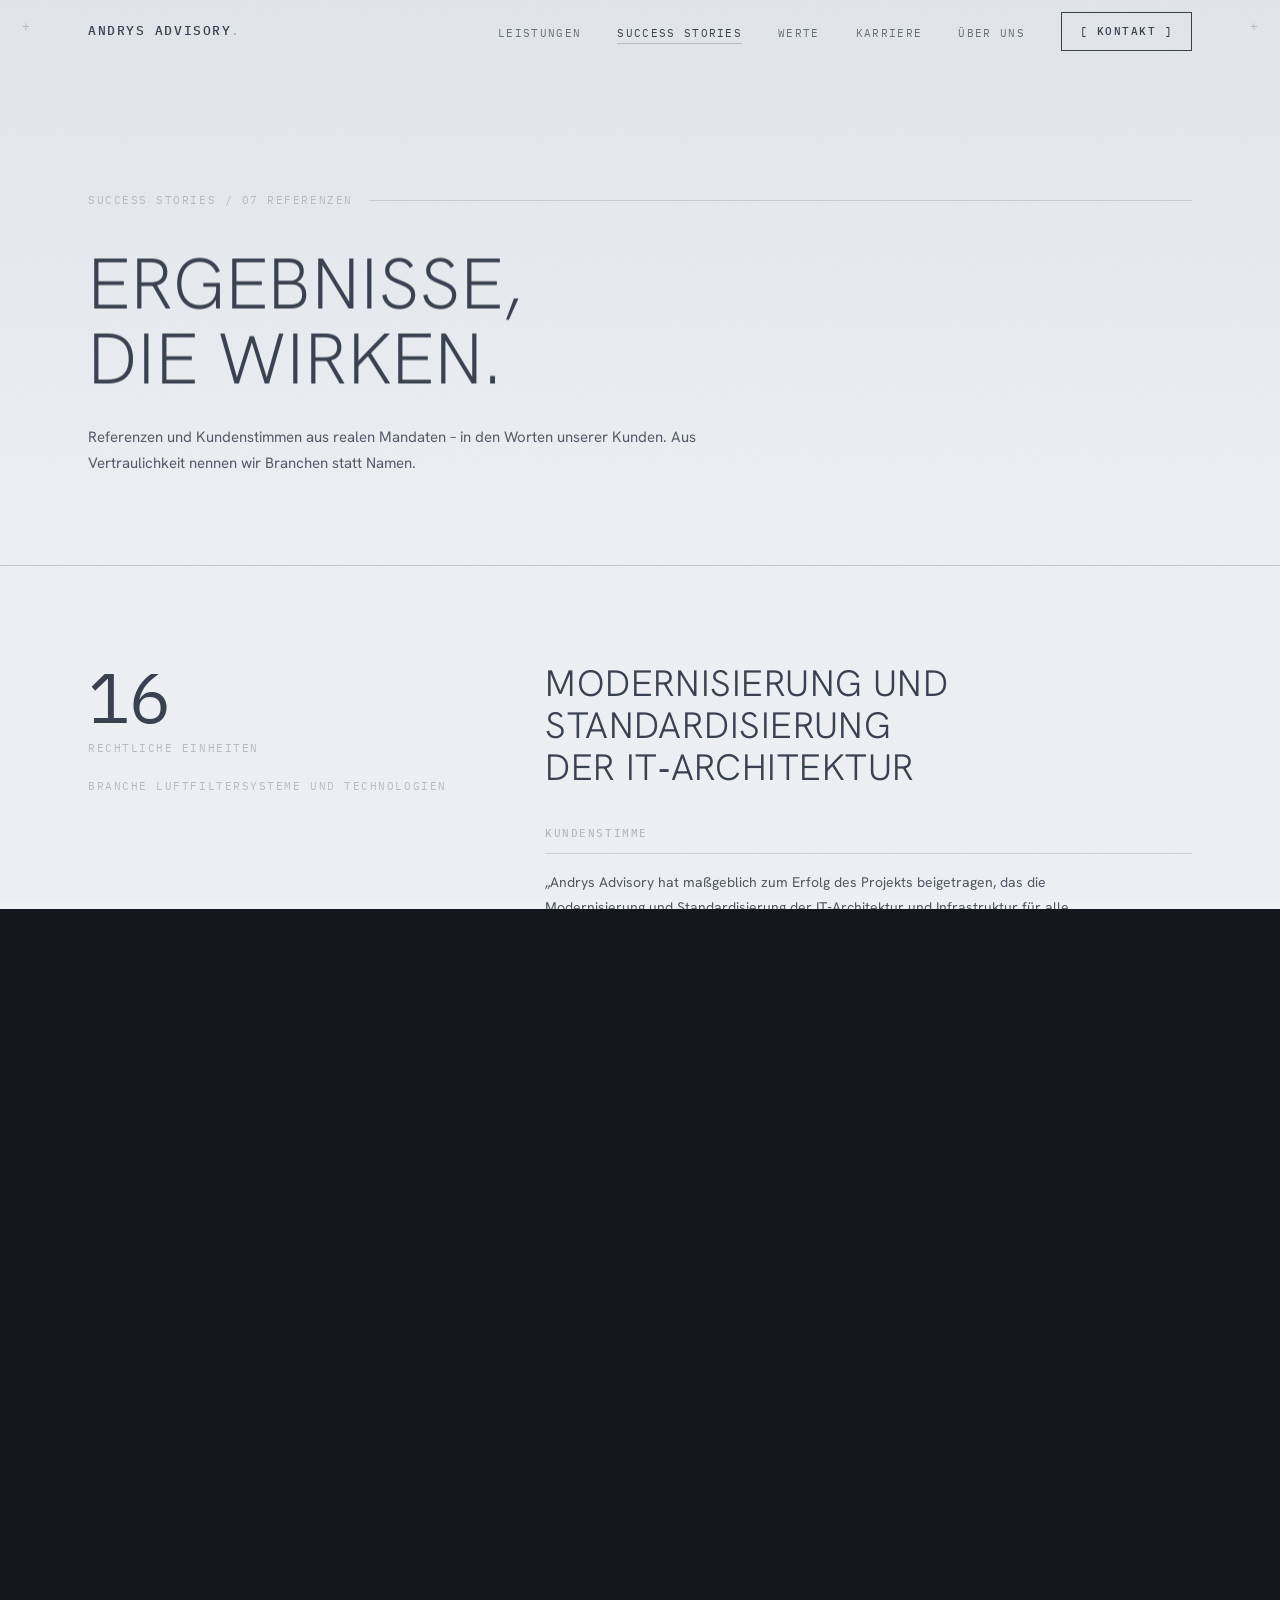
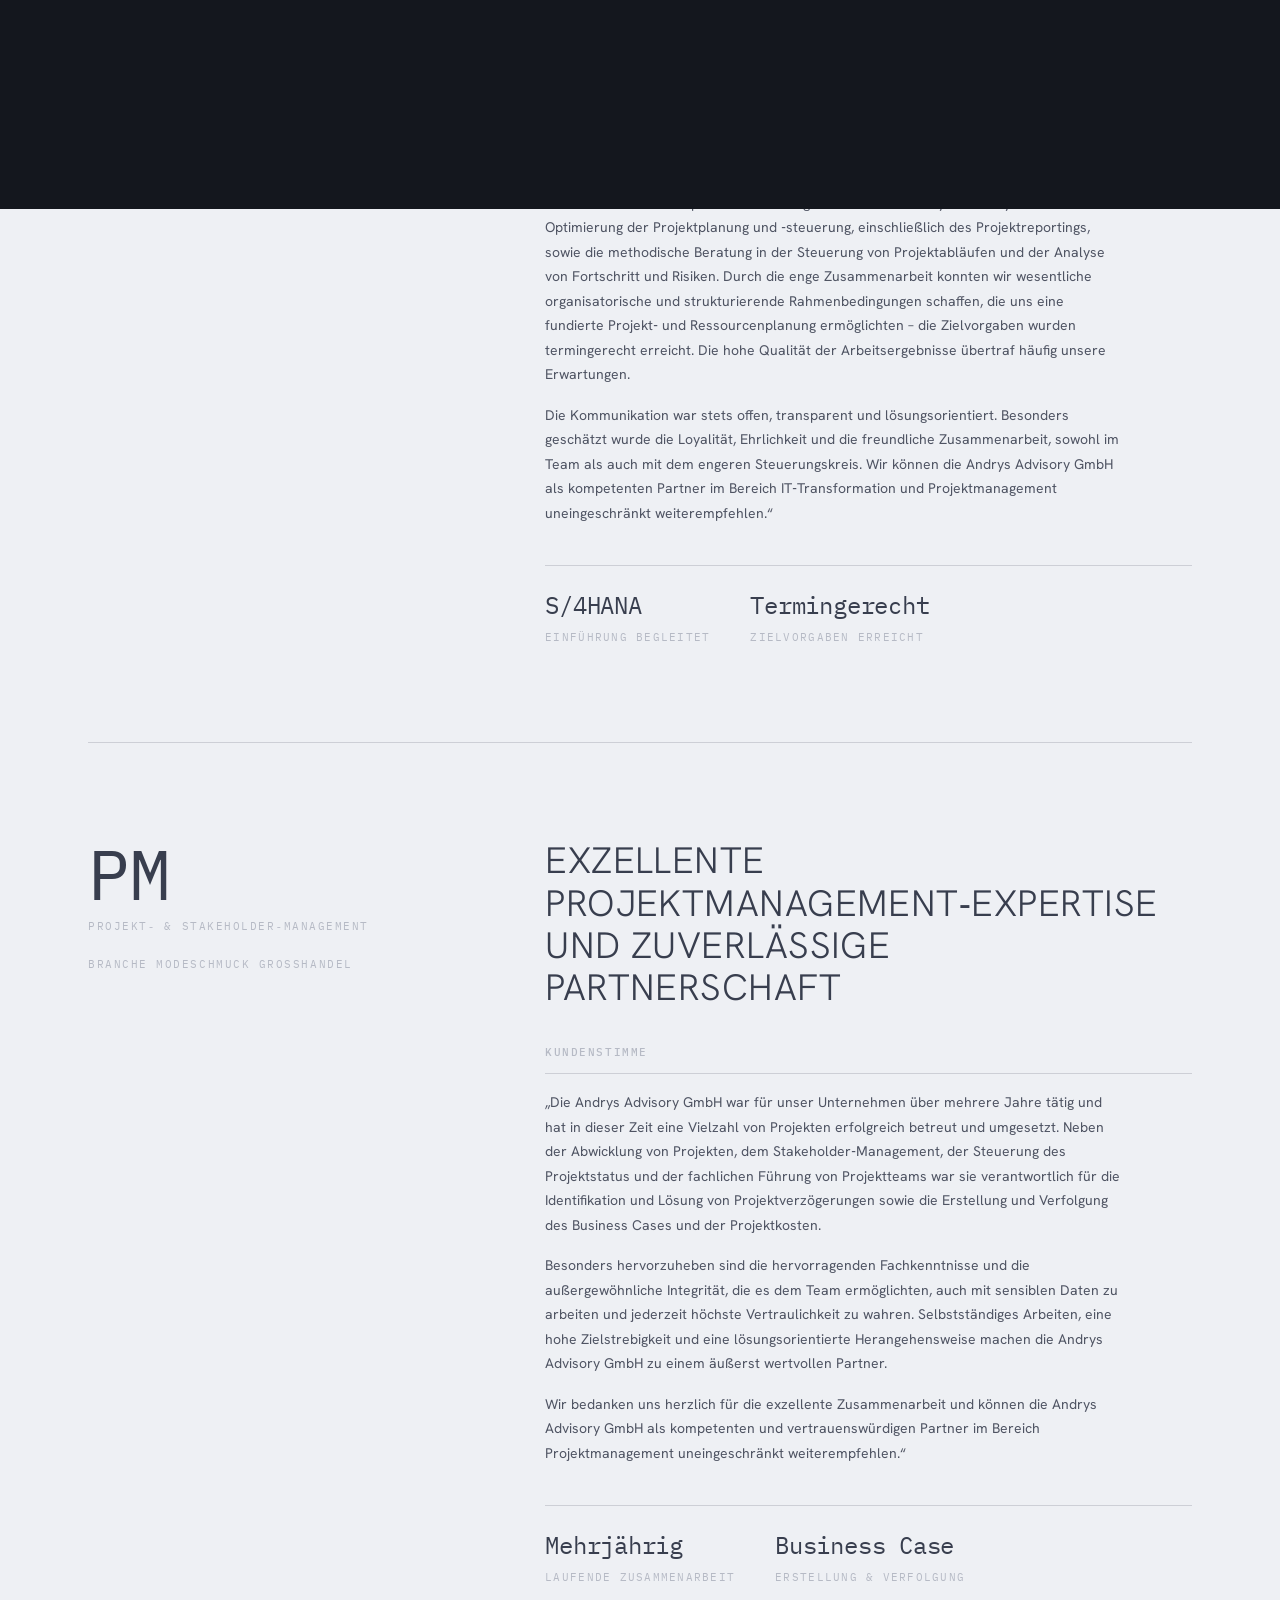
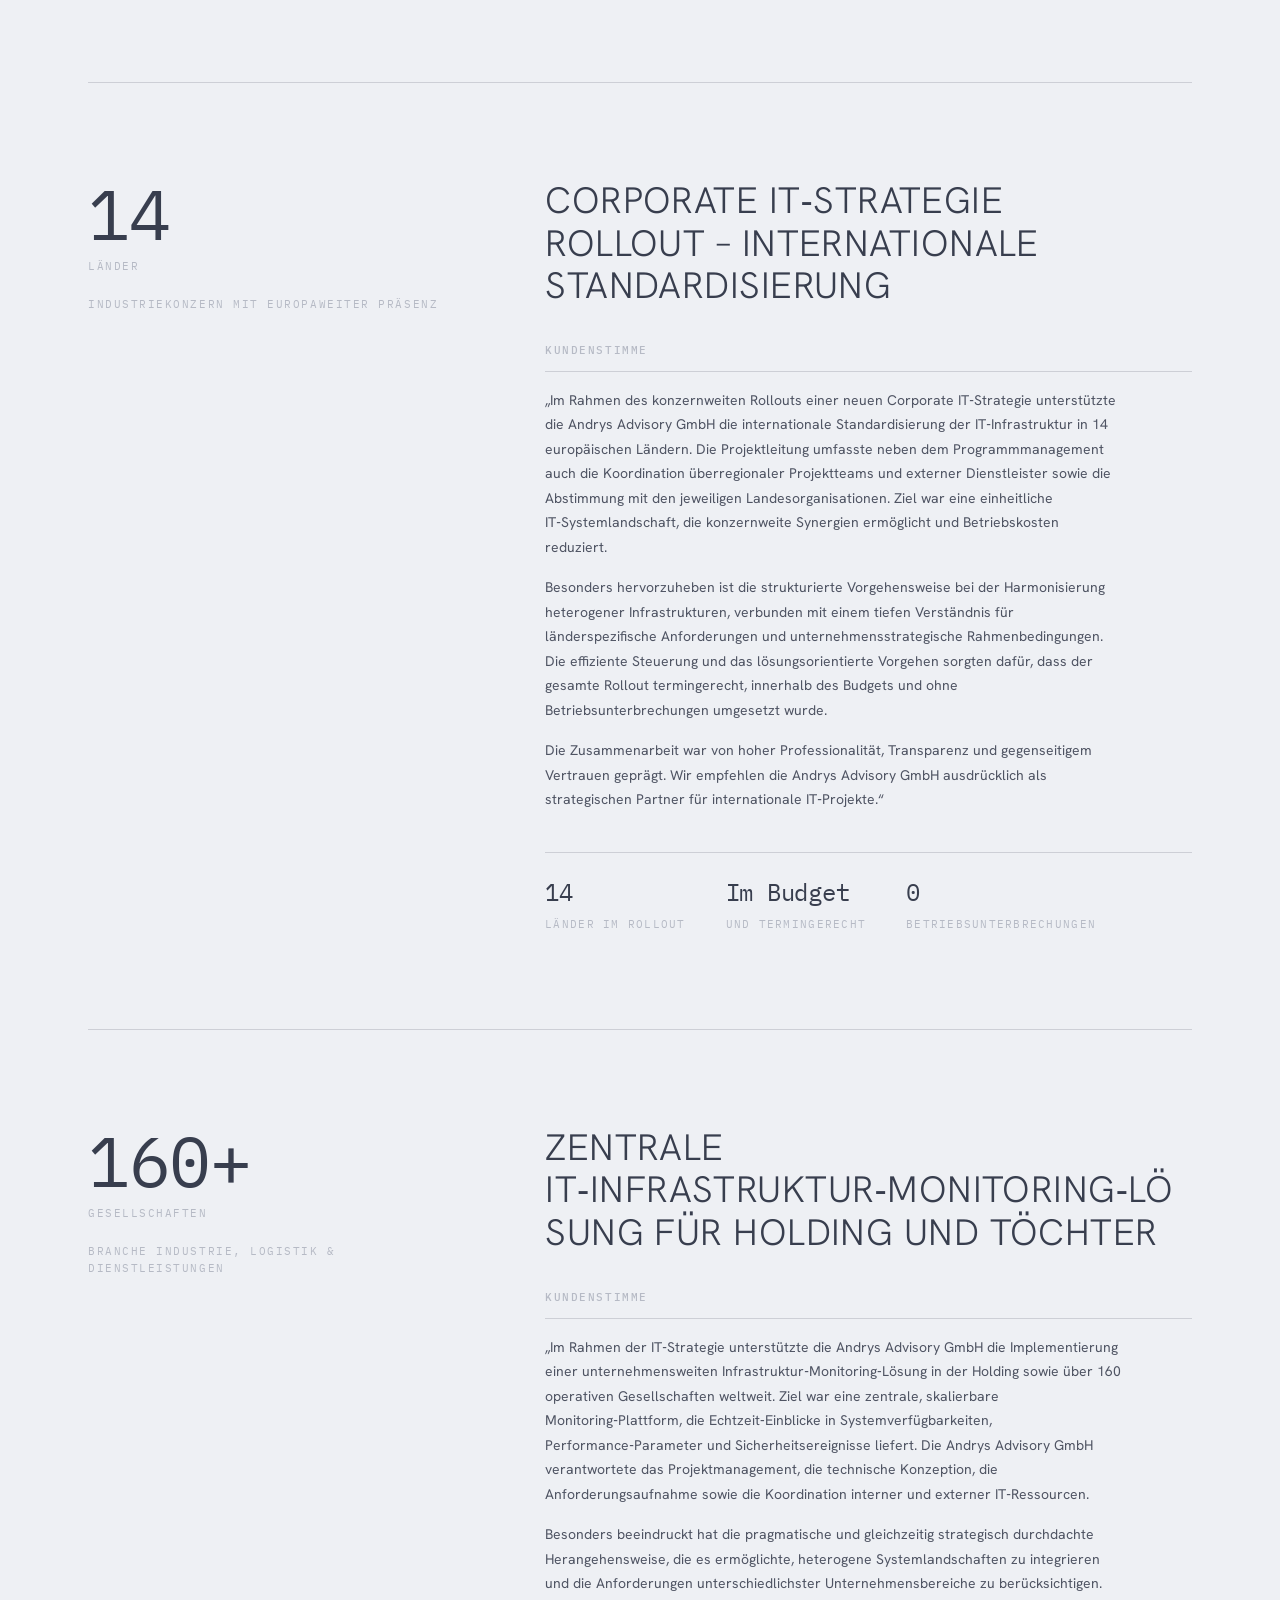
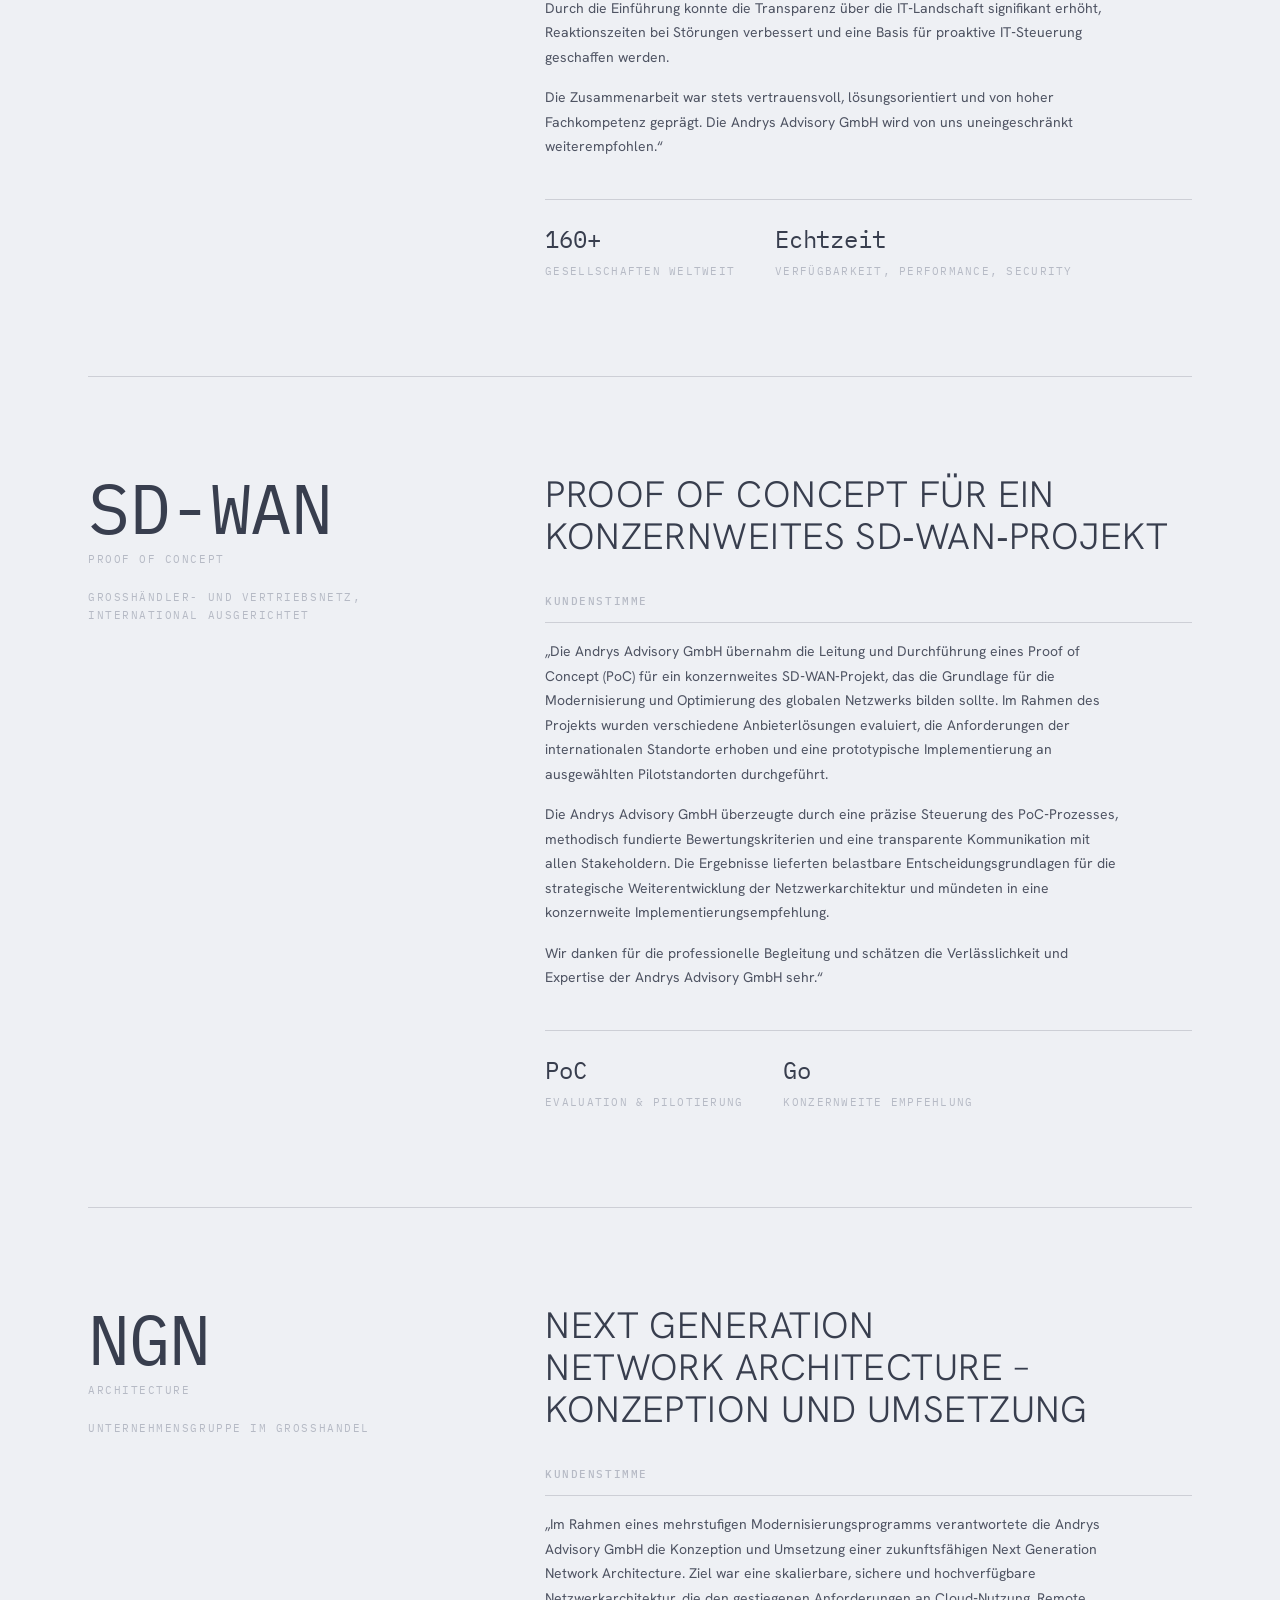
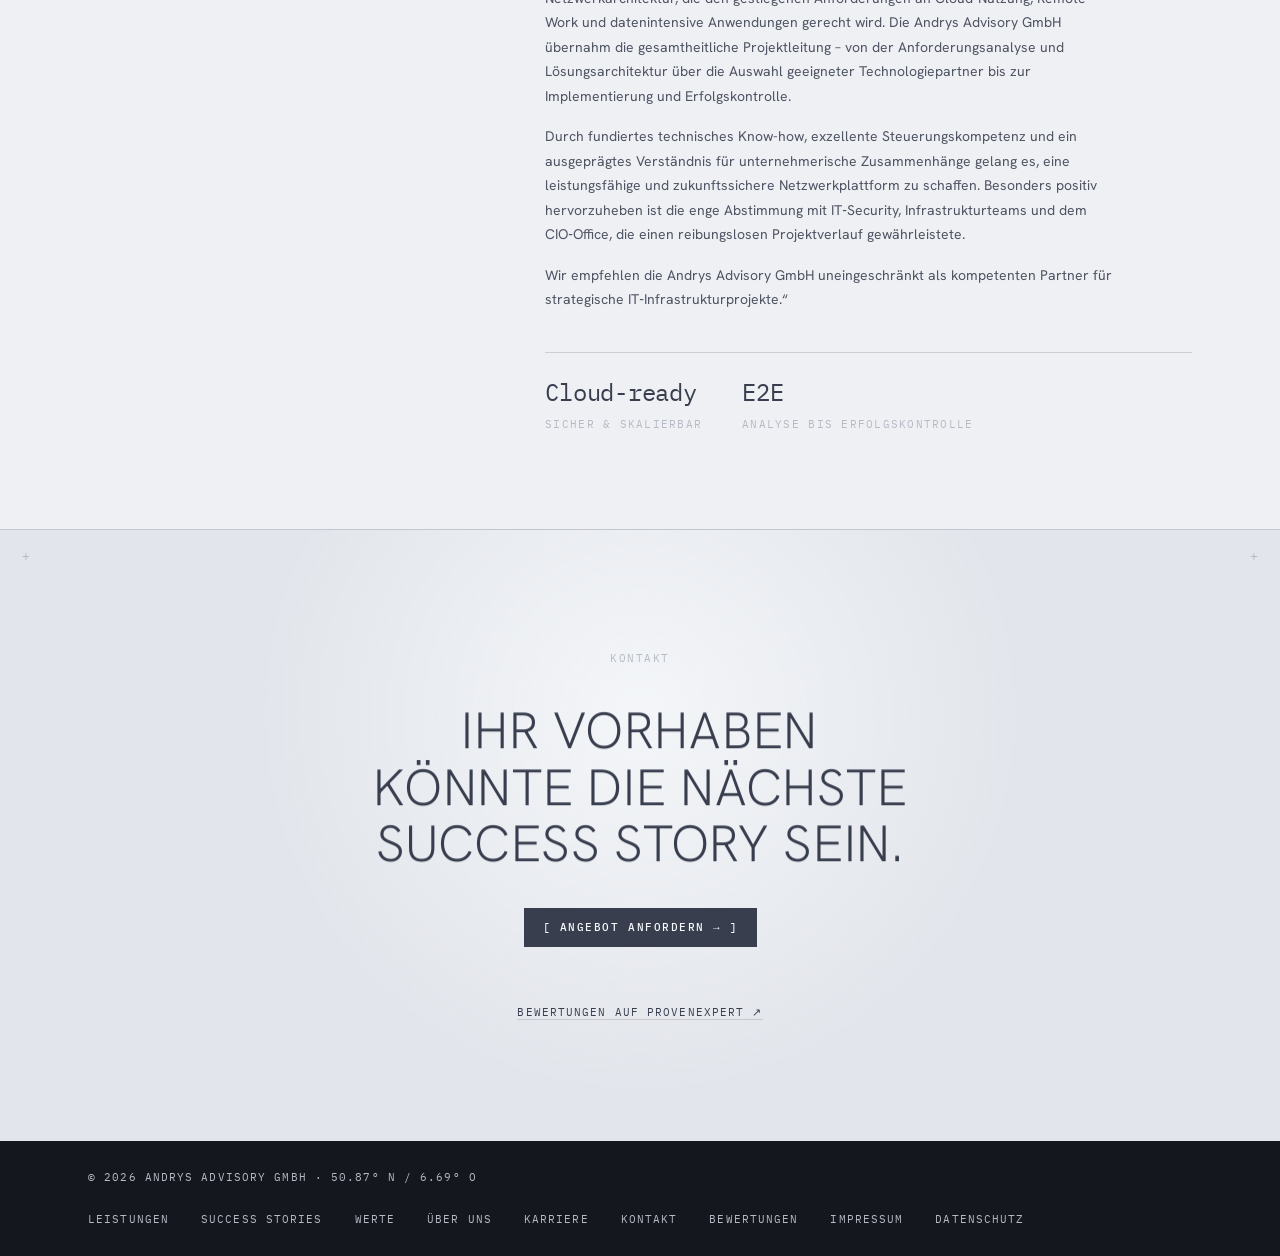
<file: referenzen.html>
<!DOCTYPE html>
<html lang="de">
<head>
  <meta charset="UTF-8">
  <meta name="viewport" content="width=device-width, initial-scale=1.0">
  <title>Success Stories – Andrys Advisory</title>
  <meta name="description" content="Ergebnisse, die wirken: internationale IT-Rollouts, Monitoring über 160 Gesellschaften, SAP-Transformation – ausgewählte Projekte der Andrys Advisory GmbH.">
  <meta property="og:title" content="Success Stories – Andrys Advisory">
  <meta property="og:description" content="Ergebnisse, die wirken: internationale IT-Rollouts, Monitoring über 160 Gesellschaften, SAP-Transformation – ausgewählte Projekte der Andrys Advisory GmbH.">
  <meta property="og:type" content="website">
  <meta property="og:locale" content="de_DE">
  <meta property="og:url" content="https://andrys-advisory.de/referenzen">
  <meta property="og:site_name" content="Andrys Advisory">
  <link rel="canonical" href="https://andrys-advisory.de/referenzen">
  <meta property="og:image" content="https://andrys-advisory.de/assets/og-image.png">
  <meta property="og:image:width" content="1200">
  <meta property="og:image:height" content="630">
  <meta name="twitter:card" content="summary_large_image">
  <link rel="icon" type="image/svg+xml" href="favicon.svg">
  <link rel="preload" href="assets/fonts/hanken-grotesk-latin-wght-normal.woff2" as="font" type="font/woff2" crossorigin>
  <link rel="preload" href="assets/fonts/ibm-plex-mono-latin-500-normal.woff2" as="font" type="font/woff2" crossorigin>
  <link rel="stylesheet" href="assets/css/style.css">
</head>
<body>

<!-- Seiten-Übergang (Wipe) -->
<div class="wipe" id="wipe" aria-hidden="true"></div>

<a class="skip-link" href="#main">Zum Inhalt springen</a>
<header class="nav" id="nav">
    <div class="wrap nav-inner">
      <a class="brand" href="index.html" aria-label="Andrys Advisory – zur Startseite">Andrys&nbsp;Advisory<span class="brand-dot">.</span></a>
      <nav aria-label="Hauptnavigation">
        <ul class="nav-links" id="nav-links">
          <li><a class="nav-link" href="leistungen.html" data-scramble-hover>Leistungen</a></li>
          <li><a class="nav-link" href="referenzen.html" aria-current="page" data-scramble-hover>Success Stories</a></li>
          <li><a class="nav-link" href="werte.html" data-scramble-hover>Werte</a></li>
          <li><a class="nav-link" href="karriere.html" data-scramble-hover>Karriere</a></li>
          <li><a class="nav-link" href="ueber.html" data-scramble-hover>Über uns</a></li>
          <li class="nav-cta"><a class="btn" href="kontakt.html">[ Kontakt ]</a></li>
        </ul>
      </nav>
      <button class="nav-toggle" id="nav-toggle" aria-expanded="false" aria-controls="nav-links" aria-label="Menü öffnen">
        <span></span><span></span><span></span>
      </button>
    </div>
  </header>
<main id="main">



    <header class="page-hero">
      <span class="tick tick-tl" aria-hidden="true">+</span>
      <span class="tick tick-tr" aria-hidden="true">+</span>
      <div class="wrap">
        <p class="section-index" data-scramble>Success Stories / 07 Referenzen</p>
        <h1 class="page-hero-title" data-reveal>Ergebnisse, die wirken.</h1>
        <p class="page-hero-intro" data-reveal>Referenzen und Kundenstimmen aus realen Mandaten – in den Worten unserer Kunden. Aus Vertraulichkeit nennen wir Branchen statt Namen.</p>
      </div>
    </header>

    <section aria-label="Success Stories">
      <div class="wrap">

        <article class="case" id="referenzen-architektur">
          <div class="case-meta" data-reveal>
            <p class="case-figure">16<small>rechtliche Einheiten</small></p>
            <span class="case-sector">Branche Luftfiltersysteme und Technologien</span>
          </div>
          <div data-reveal style="--rd:100ms">
            <h2 class="case-title">Modernisierung und Standardisierung der IT‑Architektur</h2>
            <div class="case-part">
              <h3>Kundenstimme</h3>
              <p>„Andrys Advisory hat maßgeblich zum Erfolg des Projekts beigetragen, das die Modernisierung und Standardisierung der IT‑Architektur und Infrastruktur für alle europäischen Tochtergesellschaften zum Ziel hatte.</p>
              <p>In der Rolle der Gesamtprojektleitung wurde das Program‑ und Projektmanagement verantwortet, interne und externe Ressourcen koordiniert und die Kommunikation mit 14 europäischen Ländern und 16 rechtlichen Einheiten geführt. Besonders beeindruckend ist die Fähigkeit, komplexe Herausforderungen – wie die Koordination zahlreicher Anbieter und Dienstleister im Bereich SD‑WAN – souverän zu meistern, ohne Zeit‑ oder Budgetüberschreitungen.</p>
              <p>Die Berater der Andrys Advisory GmbH sind flexible, kommunikative Teamplayer, die sich schnell in neue Themen einarbeiten und stets mit Weitblick handeln. Wir schätzen die hohe Kompetenz und empfehlen die Andrys Advisory GmbH uneingeschränkt weiter.“</p>
            </div>
            <div class="case-kpis">
              <p class="case-kpi"><b>14</b><span>europäische Länder</span></p>
              <p class="case-kpi"><b>16</b><span>rechtliche Einheiten</span></p>
              <p class="case-kpi"><b>0</b><span>Zeit-/Budgetüberschreitung</span></p>
            </div>
          </div>
        </article>

        <article class="case" id="referenzen-s4hana">
          <div class="case-meta" data-reveal>
            <p class="case-figure"><span class="em">S/4</span><small>HANA</small></p>
            <span class="case-sector">Branche Entsorgung, Energie &amp; Wasser</span>
          </div>
          <div data-reveal style="--rd:100ms">
            <h2 class="case-title">Digitale Transformation mit SAP S/4HANA</h2>
            <div class="case-part">
              <h3>Kundenstimme</h3>
              <p>„Die Andrys Advisory GmbH unterstützte uns im Rahmen des SAP‑Projekts, das Teil der digitalen Transformation des Unternehmens war. Ziel des Projekts war es, die Finanzfunktion und Geschäftsprozesse durch die Einführung von SAP S/4HANA und eine neue Matrixorganisation effizienter und agiler zu gestalten.</p>
              <p>Im Rahmen dieser komplexen Umstellung übernahm die Andrys Advisory GmbH die Optimierung der Projektplanung und ‑steuerung, einschließlich des Projektreportings, sowie die methodische Beratung in der Steuerung von Projektabläufen und der Analyse von Fortschritt und Risiken. Durch die enge Zusammenarbeit konnten wir wesentliche organisatorische und strukturierende Rahmenbedingungen schaffen, die uns eine fundierte Projekt‑ und Ressourcenplanung ermöglichten – die Zielvorgaben wurden termingerecht erreicht. Die hohe Qualität der Arbeitsergebnisse übertraf häufig unsere Erwartungen.</p>
              <p>Die Kommunikation war stets offen, transparent und lösungsorientiert. Besonders geschätzt wurde die Loyalität, Ehrlichkeit und die freundliche Zusammenarbeit, sowohl im Team als auch mit dem engeren Steuerungskreis. Wir können die Andrys Advisory GmbH als kompetenten Partner im Bereich IT‑Transformation und Projektmanagement uneingeschränkt weiterempfehlen.“</p>
            </div>
            <div class="case-kpis">
              <p class="case-kpi"><b>S/4HANA</b><span>Einführung begleitet</span></p>
              <p class="case-kpi"><b>Termingerecht</b><span>Zielvorgaben erreicht</span></p>
            </div>
          </div>
        </article>

        <article class="case" id="referenzen-projektmanagement">
          <div class="case-meta" data-reveal>
            <p class="case-figure"><span class="em">PM</span><small>Projekt‑ &amp; Stakeholder‑Management</small></p>
            <span class="case-sector">Branche Modeschmuck Großhandel</span>
          </div>
          <div data-reveal style="--rd:100ms">
            <h2 class="case-title">Exzellente Projektmanagement‑Expertise und zuverlässige Partnerschaft</h2>
            <div class="case-part">
              <h3>Kundenstimme</h3>
              <p>„Die Andrys Advisory GmbH war für unser Unternehmen über mehrere Jahre tätig und hat in dieser Zeit eine Vielzahl von Projekten erfolgreich betreut und umgesetzt. Neben der Abwicklung von Projekten, dem Stakeholder‑Management, der Steuerung des Projektstatus und der fachlichen Führung von Projektteams war sie verantwortlich für die Identifikation und Lösung von Projektverzögerungen sowie die Erstellung und Verfolgung des Business Cases und der Projektkosten.</p>
              <p>Besonders hervorzuheben sind die hervorragenden Fachkenntnisse und die außergewöhnliche Integrität, die es dem Team ermöglichten, auch mit sensiblen Daten zu arbeiten und jederzeit höchste Vertraulichkeit zu wahren. Selbstständiges Arbeiten, eine hohe Zielstrebigkeit und eine lösungsorientierte Herangehensweise machen die Andrys Advisory GmbH zu einem äußerst wertvollen Partner.</p>
              <p>Wir bedanken uns herzlich für die exzellente Zusammenarbeit und können die Andrys Advisory GmbH als kompetenten und vertrauenswürdigen Partner im Bereich Projektmanagement uneingeschränkt weiterempfehlen.“</p>
            </div>
            <div class="case-kpis">
              <p class="case-kpi"><b>Mehrjährig</b><span>laufende Zusammenarbeit</span></p>
              <p class="case-kpi"><b>Business Case</b><span>Erstellung &amp; Verfolgung</span></p>
            </div>
          </div>
        </article>

        <article class="case" id="referenzen-rollout">
          <div class="case-meta" data-reveal>
            <p class="case-figure">14<small>Länder</small></p>
            <span class="case-sector">Industriekonzern mit europaweiter Präsenz</span>
          </div>
          <div data-reveal style="--rd:100ms">
            <h2 class="case-title">Corporate IT‑Strategie Rollout – internationale Standardisierung</h2>
            <div class="case-part">
              <h3>Kundenstimme</h3>
              <p>„Im Rahmen des konzernweiten Rollouts einer neuen Corporate IT‑Strategie unterstützte die Andrys Advisory GmbH die internationale Standardisierung der IT‑Infrastruktur in 14 europäischen Ländern. Die Projektleitung umfasste neben dem Programmmanagement auch die Koordination überregionaler Projektteams und externer Dienstleister sowie die Abstimmung mit den jeweiligen Landesorganisationen. Ziel war eine einheitliche IT‑Systemlandschaft, die konzernweite Synergien ermöglicht und Betriebskosten reduziert.</p>
              <p>Besonders hervorzuheben ist die strukturierte Vorgehensweise bei der Harmonisierung heterogener Infrastrukturen, verbunden mit einem tiefen Verständnis für länderspezifische Anforderungen und unternehmensstrategische Rahmenbedingungen. Die effiziente Steuerung und das lösungsorientierte Vorgehen sorgten dafür, dass der gesamte Rollout termingerecht, innerhalb des Budgets und ohne Betriebsunterbrechungen umgesetzt wurde.</p>
              <p>Die Zusammenarbeit war von hoher Professionalität, Transparenz und gegenseitigem Vertrauen geprägt. Wir empfehlen die Andrys Advisory GmbH ausdrücklich als strategischen Partner für internationale IT‑Projekte.“</p>
            </div>
            <div class="case-kpis">
              <p class="case-kpi"><b>14</b><span>Länder im Rollout</span></p>
              <p class="case-kpi"><b>Im Budget</b><span>und termingerecht</span></p>
              <p class="case-kpi"><b>0</b><span>Betriebsunterbrechungen</span></p>
            </div>
          </div>
        </article>

        <article class="case" id="referenzen-monitoring">
          <div class="case-meta" data-reveal>
            <p class="case-figure">160+<small>Gesellschaften</small></p>
            <span class="case-sector">Branche Industrie, Logistik &amp; Dienstleistungen</span>
          </div>
          <div data-reveal style="--rd:100ms">
            <h2 class="case-title">Zentrale IT‑Infrastruktur‑Monitoring‑Lösung für Holding und Töchter</h2>
            <div class="case-part">
              <h3>Kundenstimme</h3>
              <p>„Im Rahmen der IT‑Strategie unterstützte die Andrys Advisory GmbH die Implementierung einer unternehmensweiten Infrastruktur‑Monitoring‑Lösung in der Holding sowie über 160 operativen Gesellschaften weltweit. Ziel war eine zentrale, skalierbare Monitoring‑Plattform, die Echtzeit‑Einblicke in Systemverfügbarkeiten, Performance‑Parameter und Sicherheitsereignisse liefert. Die Andrys Advisory GmbH verantwortete das Projektmanagement, die technische Konzeption, die Anforderungsaufnahme sowie die Koordination interner und externer IT‑Ressourcen.</p>
              <p>Besonders beeindruckt hat die pragmatische und gleichzeitig strategisch durchdachte Herangehensweise, die es ermöglichte, heterogene Systemlandschaften zu integrieren und die Anforderungen unterschiedlichster Unternehmensbereiche zu berücksichtigen. Durch die Einführung konnte die Transparenz über die IT‑Landschaft signifikant erhöht, Reaktionszeiten bei Störungen verbessert und eine Basis für proaktive IT‑Steuerung geschaffen werden.</p>
              <p>Die Zusammenarbeit war stets vertrauensvoll, lösungsorientiert und von hoher Fachkompetenz geprägt. Die Andrys Advisory GmbH wird von uns uneingeschränkt weiterempfohlen.“</p>
            </div>
            <div class="case-kpis">
              <p class="case-kpi"><b>160+</b><span>Gesellschaften weltweit</span></p>
              <p class="case-kpi"><b>Echtzeit</b><span>Verfügbarkeit, Performance, Security</span></p>
            </div>
          </div>
        </article>

        <article class="case" id="referenzen-sdwan">
          <div class="case-meta" data-reveal>
            <p class="case-figure"><span class="em">SD-WAN</span><small>Proof of Concept</small></p>
            <span class="case-sector">Großhändler- und Vertriebsnetz, international ausgerichtet</span>
          </div>
          <div data-reveal style="--rd:100ms">
            <h2 class="case-title">Proof of Concept für ein konzernweites SD‑WAN‑Projekt</h2>
            <div class="case-part">
              <h3>Kundenstimme</h3>
              <p>„Die Andrys Advisory GmbH übernahm die Leitung und Durchführung eines Proof of Concept (PoC) für ein konzernweites SD‑WAN‑Projekt, das die Grundlage für die Modernisierung und Optimierung des globalen Netzwerks bilden sollte. Im Rahmen des Projekts wurden verschiedene Anbieterlösungen evaluiert, die Anforderungen der internationalen Standorte erhoben und eine prototypische Implementierung an ausgewählten Pilotstandorten durchgeführt.</p>
              <p>Die Andrys Advisory GmbH überzeugte durch eine präzise Steuerung des PoC‑Prozesses, methodisch fundierte Bewertungskriterien und eine transparente Kommunikation mit allen Stakeholdern. Die Ergebnisse lieferten belastbare Entscheidungsgrundlagen für die strategische Weiterentwicklung der Netzwerkarchitektur und mündeten in eine konzernweite Implementierungsempfehlung.</p>
              <p>Wir danken für die professionelle Begleitung und schätzen die Verlässlichkeit und Expertise der Andrys Advisory GmbH sehr.“</p>
            </div>
            <div class="case-kpis">
              <p class="case-kpi"><b>PoC</b><span>Evaluation &amp; Pilotierung</span></p>
              <p class="case-kpi"><b>Go</b><span>konzernweite Empfehlung</span></p>
            </div>
          </div>
        </article>

        <article class="case" id="referenzen-network">
          <div class="case-meta" data-reveal>
            <p class="case-figure"><span class="em">NGN</span><small>Architecture</small></p>
            <span class="case-sector">Unternehmensgruppe im Großhandel</span>
          </div>
          <div data-reveal style="--rd:100ms">
            <h2 class="case-title">Next Generation Network Architecture – Konzeption und Umsetzung</h2>
            <div class="case-part">
              <h3>Kundenstimme</h3>
              <p>„Im Rahmen eines mehrstufigen Modernisierungsprogramms verantwortete die Andrys Advisory GmbH die Konzeption und Umsetzung einer zukunftsfähigen Next Generation Network Architecture. Ziel war eine skalierbare, sichere und hochverfügbare Netzwerkarchitektur, die den gestiegenen Anforderungen an Cloud‑Nutzung, Remote Work und datenintensive Anwendungen gerecht wird. Die Andrys Advisory GmbH übernahm die gesamtheitliche Projektleitung – von der Anforderungsanalyse und Lösungsarchitektur über die Auswahl geeigneter Technologiepartner bis zur Implementierung und Erfolgskontrolle.</p>
              <p>Durch fundiertes technisches Know-how, exzellente Steuerungskompetenz und ein ausgeprägtes Verständnis für unternehmerische Zusammenhänge gelang es, eine leistungsfähige und zukunftssichere Netzwerkplattform zu schaffen. Besonders positiv hervorzuheben ist die enge Abstimmung mit IT‑Security, Infrastrukturteams und dem CIO‑Office, die einen reibungslosen Projektverlauf gewährleistete.</p>
              <p>Wir empfehlen die Andrys Advisory GmbH uneingeschränkt als kompetenten Partner für strategische IT‑Infrastrukturprojekte.“</p>
            </div>
            <div class="case-kpis">
              <p class="case-kpi"><b>Cloud-ready</b><span>sicher &amp; skalierbar</span></p>
              <p class="case-kpi"><b>E2E</b><span>Analyse bis Erfolgskontrolle</span></p>
            </div>
          </div>
        </article>

      </div>
    </section>

    <section class="contact cta-band" aria-label="Kontakt" style="border-top: 1px solid var(--line);">
      <span class="tick tick-tl" aria-hidden="true">+</span>
      <span class="tick tick-tr" aria-hidden="true">+</span>
      <div class="wrap">
        <p class="section-index" data-scramble>Kontakt</p>
        <h2 class="cta-title" data-reveal>Ihr Vorhaben könnte die nächste Success Story sein.</h2>
        <div class="contact-cta" data-reveal>
          <a class="btn btn-solid" href="kontakt.html">[ Angebot anfordern <span class="arrow" aria-hidden="true">→</span> ]</a>
        </div>
        <p class="contact-meta" data-reveal>
          <a href="https://www.provenexpert.com/andrys-advisory-gmbh/" rel="noopener">Bewertungen auf ProvenExpert ↗︎</a>
        </p>
      </div>
    </section>

  
</main>
<footer class="footer">
    <div class="wrap footer-inner">
      <p>© 2026 Andrys Advisory GmbH · 50.87° N / 6.69° O</p>
      <ul class="footer-links">
        <li><a href="leistungen.html">Leistungen</a></li>
        <li><a href="referenzen.html">Success Stories</a></li>
        <li><a href="werte.html">Werte</a></li>
        <li><a href="ueber.html">Über uns</a></li>
        <li><a href="karriere.html">Karriere</a></li>
        <li><a href="kontakt.html">Kontakt</a></li>
        <li><a href="https://www.provenexpert.com/andrys-advisory-gmbh/" rel="noopener">Bewertungen</a></li>
        <li><a href="impressum.html">Impressum</a></li>
        <li><a href="datenschutz.html">Datenschutz</a></li>
      </ul>
    </div>
  </footer>
<script src="assets/js/main.js" defer></script>
</body>
</html>
</file>
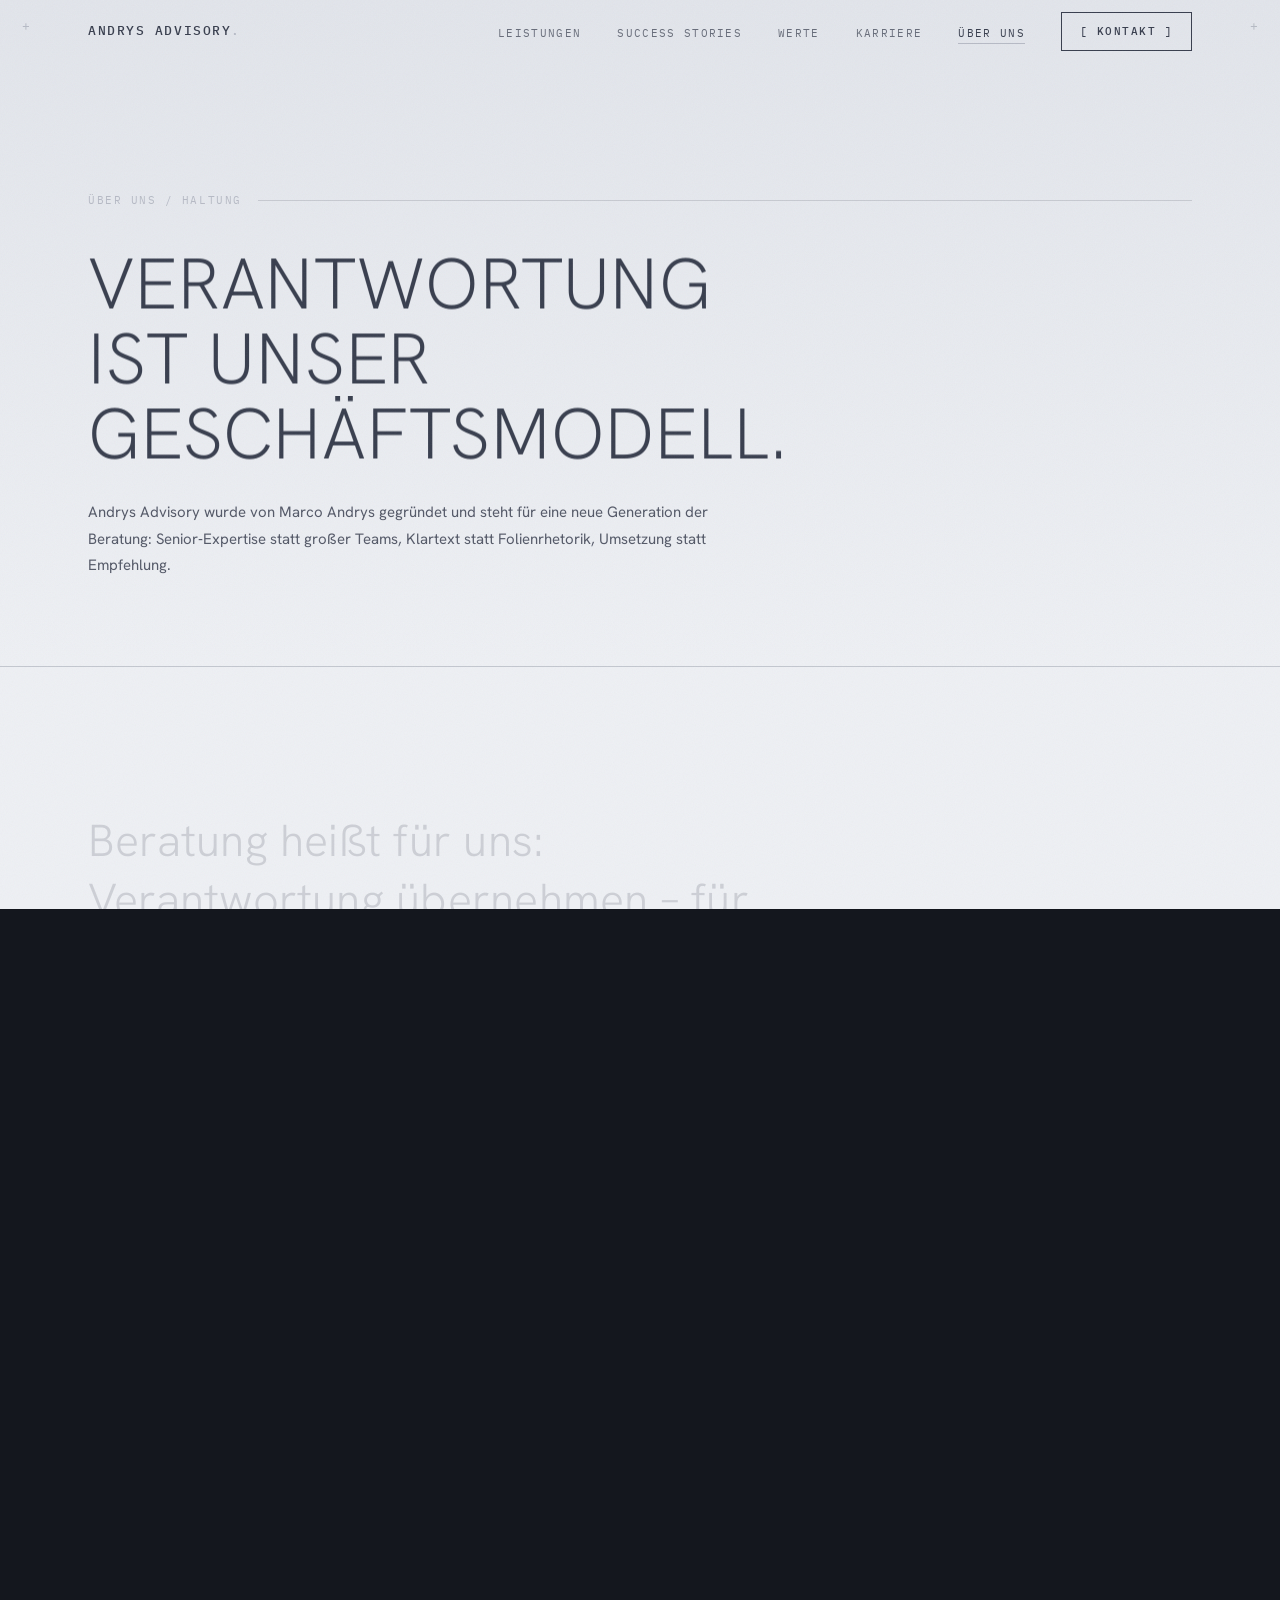
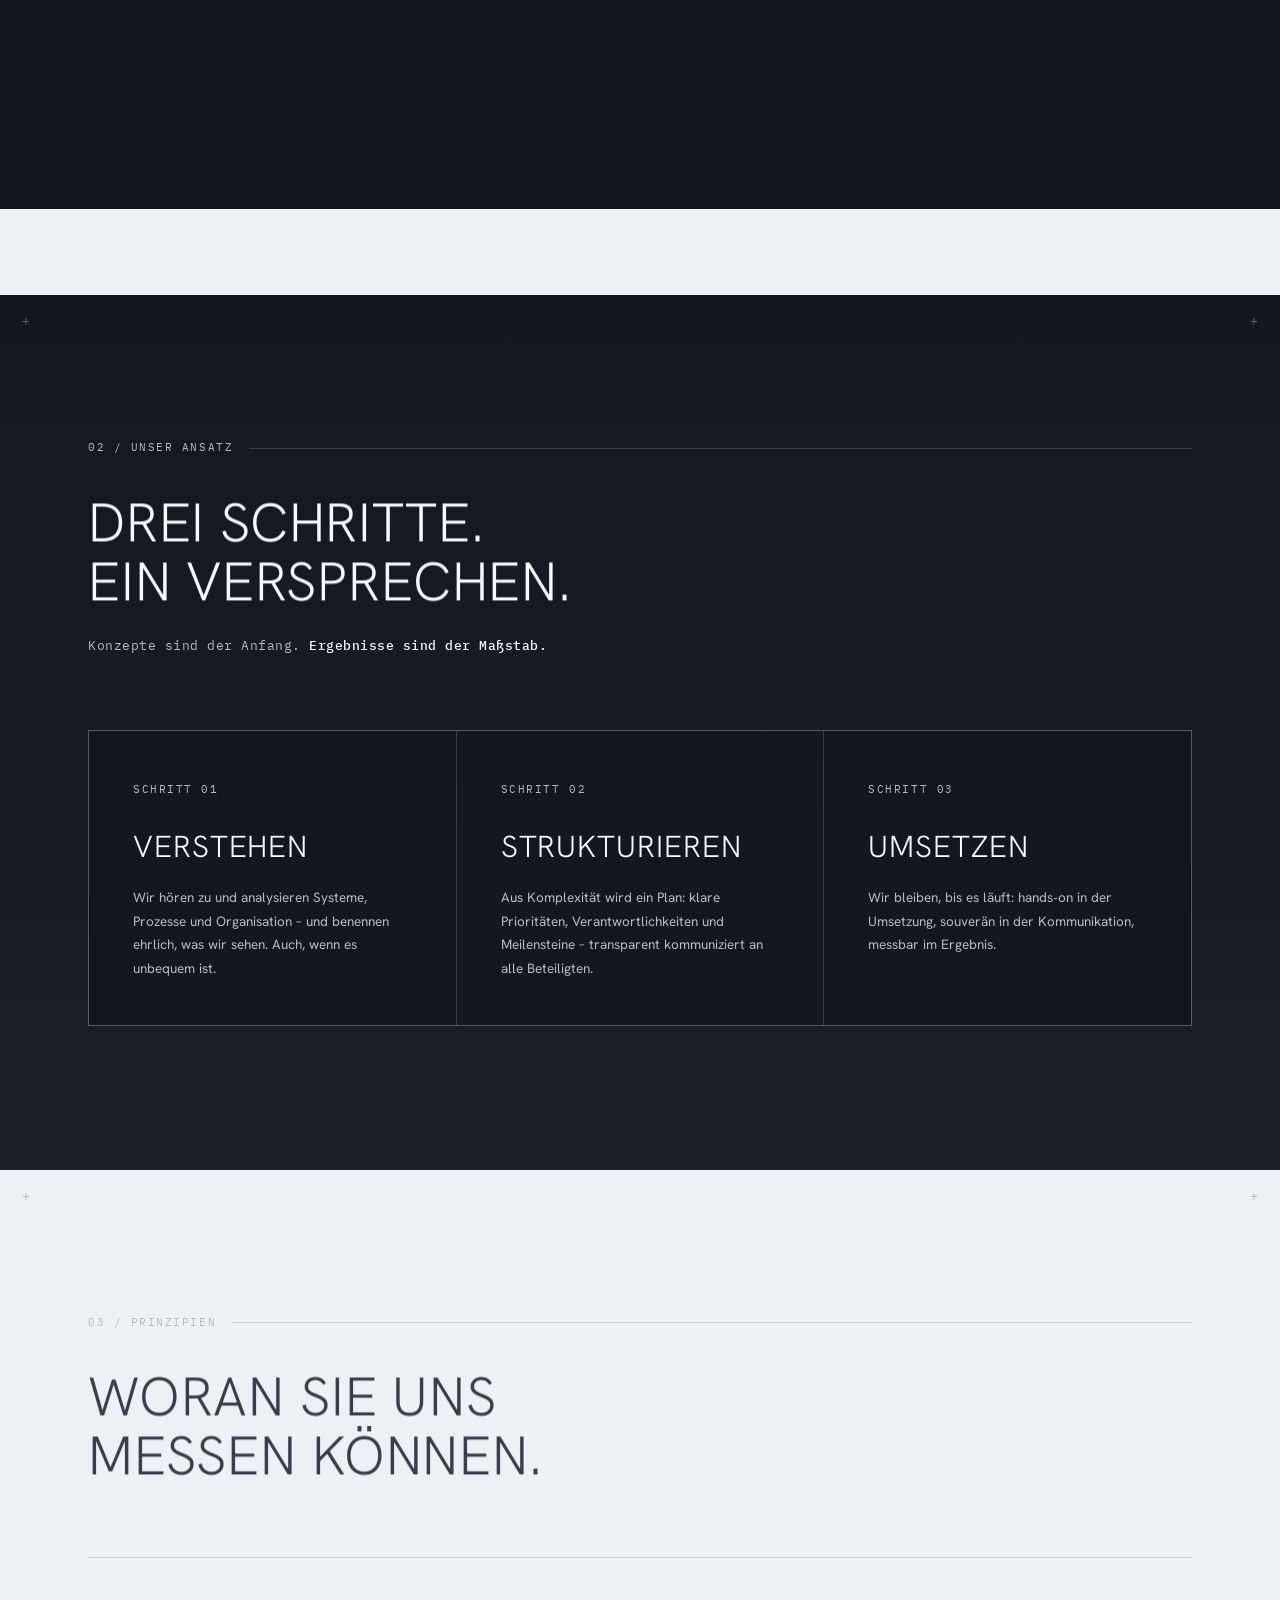
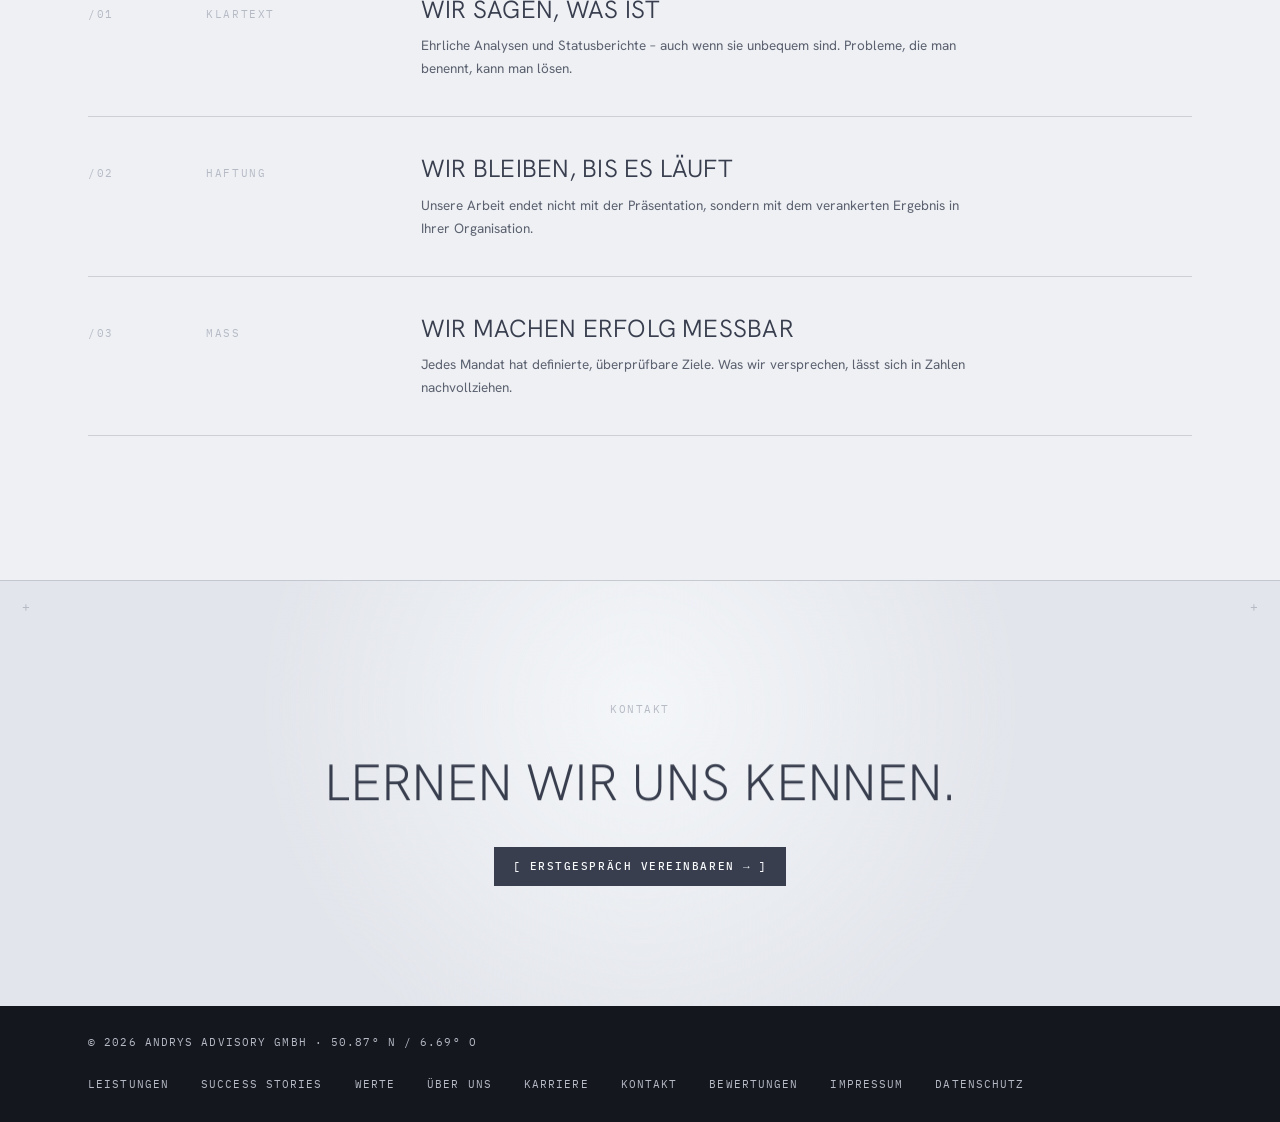
<file: ueber.html>
<!DOCTYPE html>
<html lang="de">
<head>
  <meta charset="UTF-8">
  <meta name="viewport" content="width=device-width, initial-scale=1.0">
  <title>Über uns – Andrys Advisory</title>
  <meta name="description" content="Verantwortung ist unser Geschäftsmodell: Senior-Expertise, Klartext, Umsetzung – die Haltung und Arbeitsweise der Andrys Advisory GmbH.">
  <meta property="og:title" content="Über uns – Andrys Advisory">
  <meta property="og:description" content="Verantwortung ist unser Geschäftsmodell: Senior-Expertise, Klartext, Umsetzung – die Haltung und Arbeitsweise der Andrys Advisory GmbH.">
  <meta property="og:type" content="website">
  <meta property="og:locale" content="de_DE">
  <meta property="og:url" content="https://andrys-advisory.de/ueber">
  <meta property="og:site_name" content="Andrys Advisory">
  <link rel="canonical" href="https://andrys-advisory.de/ueber">
  <meta property="og:image" content="https://andrys-advisory.de/assets/og-image.png">
  <meta property="og:image:width" content="1200">
  <meta property="og:image:height" content="630">
  <meta name="twitter:card" content="summary_large_image">
  <link rel="icon" type="image/svg+xml" href="favicon.svg">
  <link rel="preload" href="assets/fonts/hanken-grotesk-latin-wght-normal.woff2" as="font" type="font/woff2" crossorigin>
  <link rel="preload" href="assets/fonts/ibm-plex-mono-latin-500-normal.woff2" as="font" type="font/woff2" crossorigin>
  <link rel="stylesheet" href="assets/css/style.css">
</head>
<body>

<!-- Seiten-Übergang (Wipe) -->
<div class="wipe" id="wipe" aria-hidden="true"></div>

<a class="skip-link" href="#main">Zum Inhalt springen</a>
<header class="nav" id="nav">
    <div class="wrap nav-inner">
      <a class="brand" href="index.html" aria-label="Andrys Advisory – zur Startseite">Andrys&nbsp;Advisory<span class="brand-dot">.</span></a>
      <nav aria-label="Hauptnavigation">
        <ul class="nav-links" id="nav-links">
          <li><a class="nav-link" href="leistungen.html" data-scramble-hover>Leistungen</a></li>
          <li><a class="nav-link" href="referenzen.html" data-scramble-hover>Success Stories</a></li>
          <li><a class="nav-link" href="werte.html" data-scramble-hover>Werte</a></li>
          <li><a class="nav-link" href="karriere.html" data-scramble-hover>Karriere</a></li>
          <li><a class="nav-link" href="ueber.html" aria-current="page" data-scramble-hover>Über uns</a></li>
          <li class="nav-cta"><a class="btn" href="kontakt.html">[ Kontakt ]</a></li>
        </ul>
      </nav>
      <button class="nav-toggle" id="nav-toggle" aria-expanded="false" aria-controls="nav-links" aria-label="Menü öffnen">
        <span></span><span></span><span></span>
      </button>
    </div>
  </header>
<main id="main">



    <header class="page-hero">
      <span class="tick tick-tl" aria-hidden="true">+</span>
      <span class="tick tick-tr" aria-hidden="true">+</span>
      <div class="wrap">
        <p class="section-index" data-scramble>Über uns / Haltung</p>
        <h1 class="page-hero-title" data-reveal>Verantwortung ist unser Geschäftsmodell.</h1>
        <p class="page-hero-intro" data-reveal>Andrys Advisory wurde von Marco Andrys gegründet und steht für eine neue Generation der Beratung: Senior‑Expertise statt großer Teams, Klartext statt Folienrhetorik, Umsetzung statt Empfehlung.</p>
      </div>
    </header>

    <section class="section-pad manifest" aria-label="Überzeugung">
      <div class="wrap">
        <p class="manifest-text" data-words>Beratung heißt für uns: Verantwortung übernehmen – für Menschen, Prozesse und Ergebnisse. Nicht für Folien.</p>
      </div>
    </section>

    <section class="section-pad" aria-labelledby="arbeitsweise-title" style="border-top: 1px solid var(--line);">
      <div class="wrap">
        <p class="section-index" data-scramble>01 / Arbeitsweise</p>
        <div class="about-grid">
          <div data-reveal>
            <h2 class="about-lead" id="ueber-arbeitsweise-title">Senior-Expertise in jedem Mandat – über 12 Jahre Erfahrung, mehr als 38 erfolgreiche Projekte.</h2>
            <p class="about-copy">Wir arbeiten partnerschaftlich, mit klarer Struktur und echtem Verständnis für Organisationen. Bei uns sitzt niemand im Projekt, der zum ersten Mal eine Transformation sieht – jedes Mandat wird von erfahrenen Experten geführt, die selbst umsetzen.</p>
            <p class="about-copy">Gerade in anspruchsvollen Situationen kommunizieren wir professionell und souverän: ehrliche Statusberichte, klare Eskalationen, verständliche Sprache. So entsteht Anerkennung und Akzeptanz für Ihr Programm – bei Vorstand, Führungskräften und Teams.</p>
          </div>
          <dl class="about-facts" data-reveal style="--rd:150ms">
            <div class="fact">
              <dt>Gründer</dt>
              <dd>Marco Andrys</dd>
            </div>
            <div class="fact">
              <dt>Standort</dt>
              <dd>Kerpen, Region Köln/Bonn · 50.87° N, 6.69° O</dd>
            </div>
            <div class="fact">
              <dt>Fokus</dt>
              <dd>Digitale Transformation, Prozessoptimierung, IT‑Governance</dd>
            </div>
            <div class="fact">
              <dt>Arbeitsweise</dt>
              <dd>Senior‑Level, hands‑on, messbar</dd>
            </div>
            <div class="fact">
              <dt>Reichweite</dt>
              <dd>&gt;12 Jahre Erfahrung, &gt;38 Projekte, &gt;100 Mio € Projektverantwortung</dd>
            </div>
          </dl>
        </div>
      </div>
    </section>

    <section class="section-pad on-dark" id="ueber-ansatz" aria-labelledby="ansatz-title">
      <span class="tick tick-tl" aria-hidden="true">+</span>
      <span class="tick tick-tr" aria-hidden="true">+</span>
      <div class="wrap">
        <p class="section-index" data-scramble>02 / Unser Ansatz</p>
        <h2 class="section-title" id="ueber-ansatz-title" data-reveal>Drei Schritte. Ein Versprechen.</h2>
        <p class="approach-kicker" data-reveal>Konzepte sind der Anfang. <strong>Ergebnisse sind der Maßstab.</strong></p>

        <ol class="steps">
          <li class="step" data-reveal>
            <span class="step-no">Schritt 01</span>
            <h3 class="step-name">Verstehen</h3>
            <p class="step-desc">Wir hören zu und analysieren Systeme, Prozesse und Organisation – und benennen ehrlich, was wir sehen. Auch, wenn es unbequem ist.</p>
          </li>
          <li class="step" data-reveal style="--rd:120ms">
            <span class="step-no">Schritt 02</span>
            <h3 class="step-name">Strukturieren</h3>
            <p class="step-desc">Aus Komplexität wird ein Plan: klare Prioritäten, Verantwortlichkeiten und Meilensteine – transparent kommuniziert an alle Beteiligten.</p>
          </li>
          <li class="step" data-reveal style="--rd:240ms">
            <span class="step-no">Schritt 03</span>
            <h3 class="step-name">Umsetzen</h3>
            <p class="step-desc">Wir bleiben, bis es läuft: hands‑on in der Umsetzung, souverän in der Kommunikation, messbar im Ergebnis.</p>
          </li>
        </ol>
      </div>
    </section>

    <section class="section-pad" aria-labelledby="prinzipien-title">
      <span class="tick tick-tl" aria-hidden="true">+</span>
      <span class="tick tick-tr" aria-hidden="true">+</span>
      <div class="wrap">
        <p class="section-index" data-scramble>03 / Prinzipien</p>
        <h2 class="section-title" id="ueber-prinzipien-title" data-reveal>Woran Sie uns messen können.</h2>
        <ul class="services-list" style="margin-top: clamp(3rem, 6vw, 4.5rem);">
          <li class="service" data-reveal>
            <span class="service-no" aria-hidden="true">/01</span>
            <span class="service-tag">Klartext</span>
            <div>
              <h3 class="service-name">Wir sagen, was ist</h3>
              <p class="service-desc">Ehrliche Analysen und Statusberichte – auch wenn sie unbequem sind. Probleme, die man benennt, kann man lösen.</p>
            </div>
          </li>
          <li class="service" data-reveal>
            <span class="service-no" aria-hidden="true">/02</span>
            <span class="service-tag">Haftung</span>
            <div>
              <h3 class="service-name">Wir bleiben, bis es läuft</h3>
              <p class="service-desc">Unsere Arbeit endet nicht mit der Präsentation, sondern mit dem verankerten Ergebnis in Ihrer Organisation.</p>
            </div>
          </li>
          <li class="service" data-reveal>
            <span class="service-no" aria-hidden="true">/03</span>
            <span class="service-tag">Maß</span>
            <div>
              <h3 class="service-name">Wir machen Erfolg messbar</h3>
              <p class="service-desc">Jedes Mandat hat definierte, überprüfbare Ziele. Was wir versprechen, lässt sich in Zahlen nachvollziehen.</p>
            </div>
          </li>
        </ul>
      </div>
    </section>

    <section class="contact cta-band" aria-label="Kontakt">
      <span class="tick tick-tl" aria-hidden="true">+</span>
      <span class="tick tick-tr" aria-hidden="true">+</span>
      <div class="wrap">
        <p class="section-index" data-scramble>Kontakt</p>
        <h2 class="cta-title" data-reveal>Lernen wir uns kennen.</h2>
        <div class="contact-cta" data-reveal>
          <a class="btn btn-solid" href="kontakt.html">[ Erstgespräch vereinbaren <span class="arrow" aria-hidden="true">→</span> ]</a>
        </div>
      </div>
    </section>

  
</main>
<footer class="footer">
    <div class="wrap footer-inner">
      <p>© 2026 Andrys Advisory GmbH · 50.87° N / 6.69° O</p>
      <ul class="footer-links">
        <li><a href="leistungen.html">Leistungen</a></li>
        <li><a href="referenzen.html">Success Stories</a></li>
        <li><a href="werte.html">Werte</a></li>
        <li><a href="ueber.html">Über uns</a></li>
        <li><a href="karriere.html">Karriere</a></li>
        <li><a href="kontakt.html">Kontakt</a></li>
        <li><a href="https://www.provenexpert.com/andrys-advisory-gmbh/" rel="noopener">Bewertungen</a></li>
        <li><a href="impressum.html">Impressum</a></li>
        <li><a href="datenschutz.html">Datenschutz</a></li>
      </ul>
    </div>
  </footer>
<script src="assets/js/main.js" defer></script>
</body>
</html>
</file>
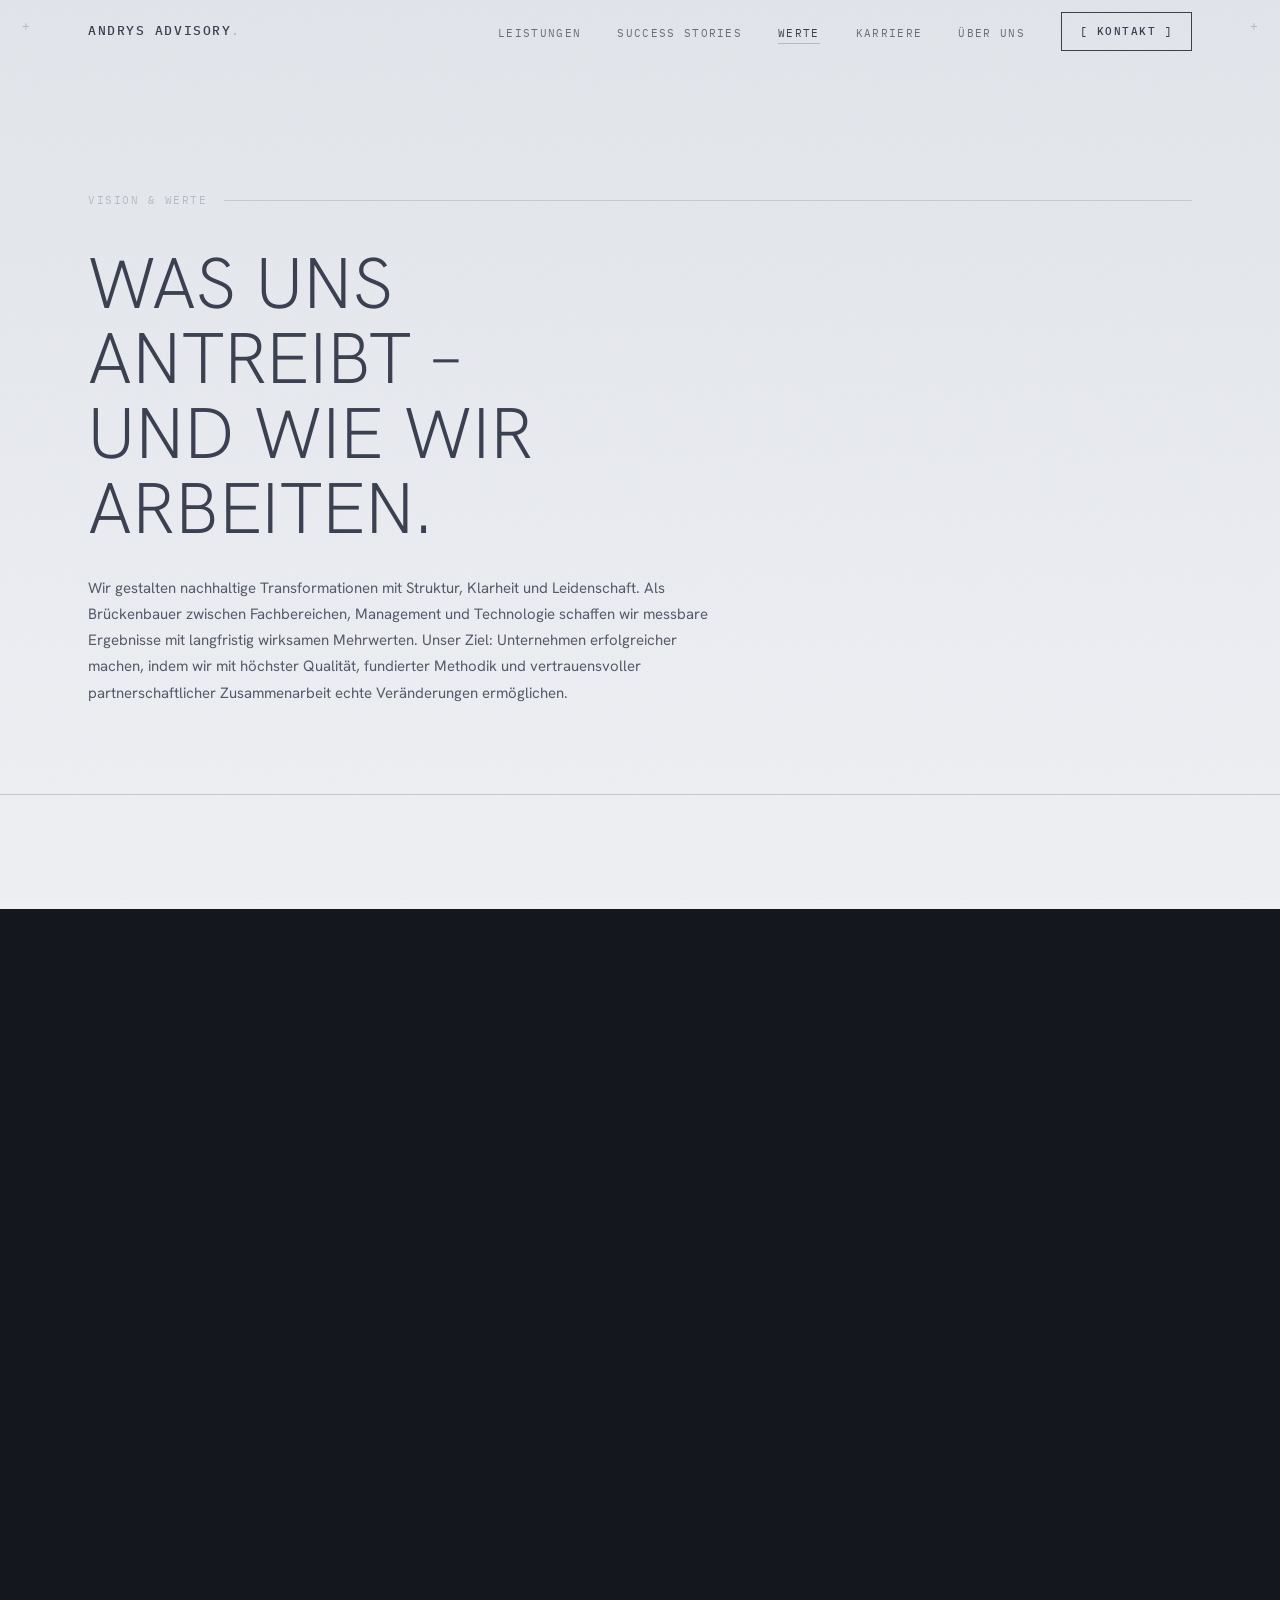
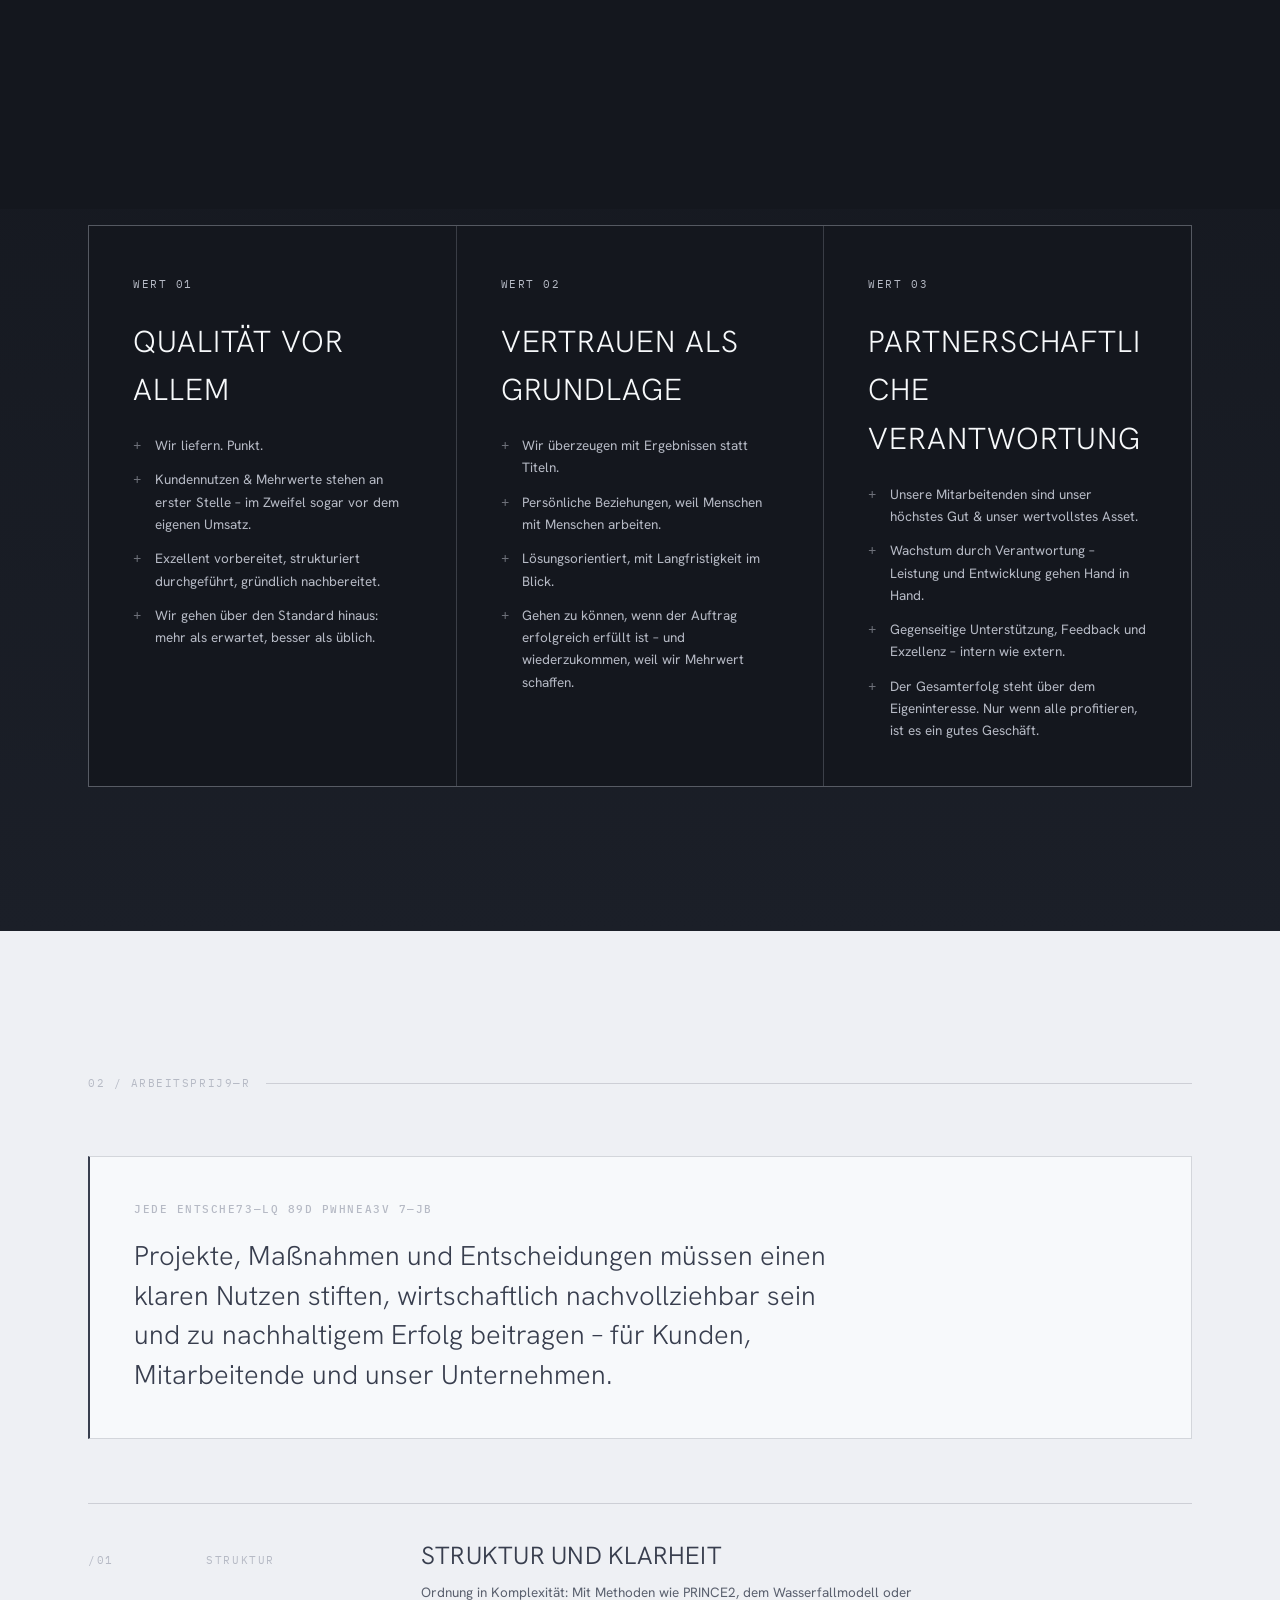
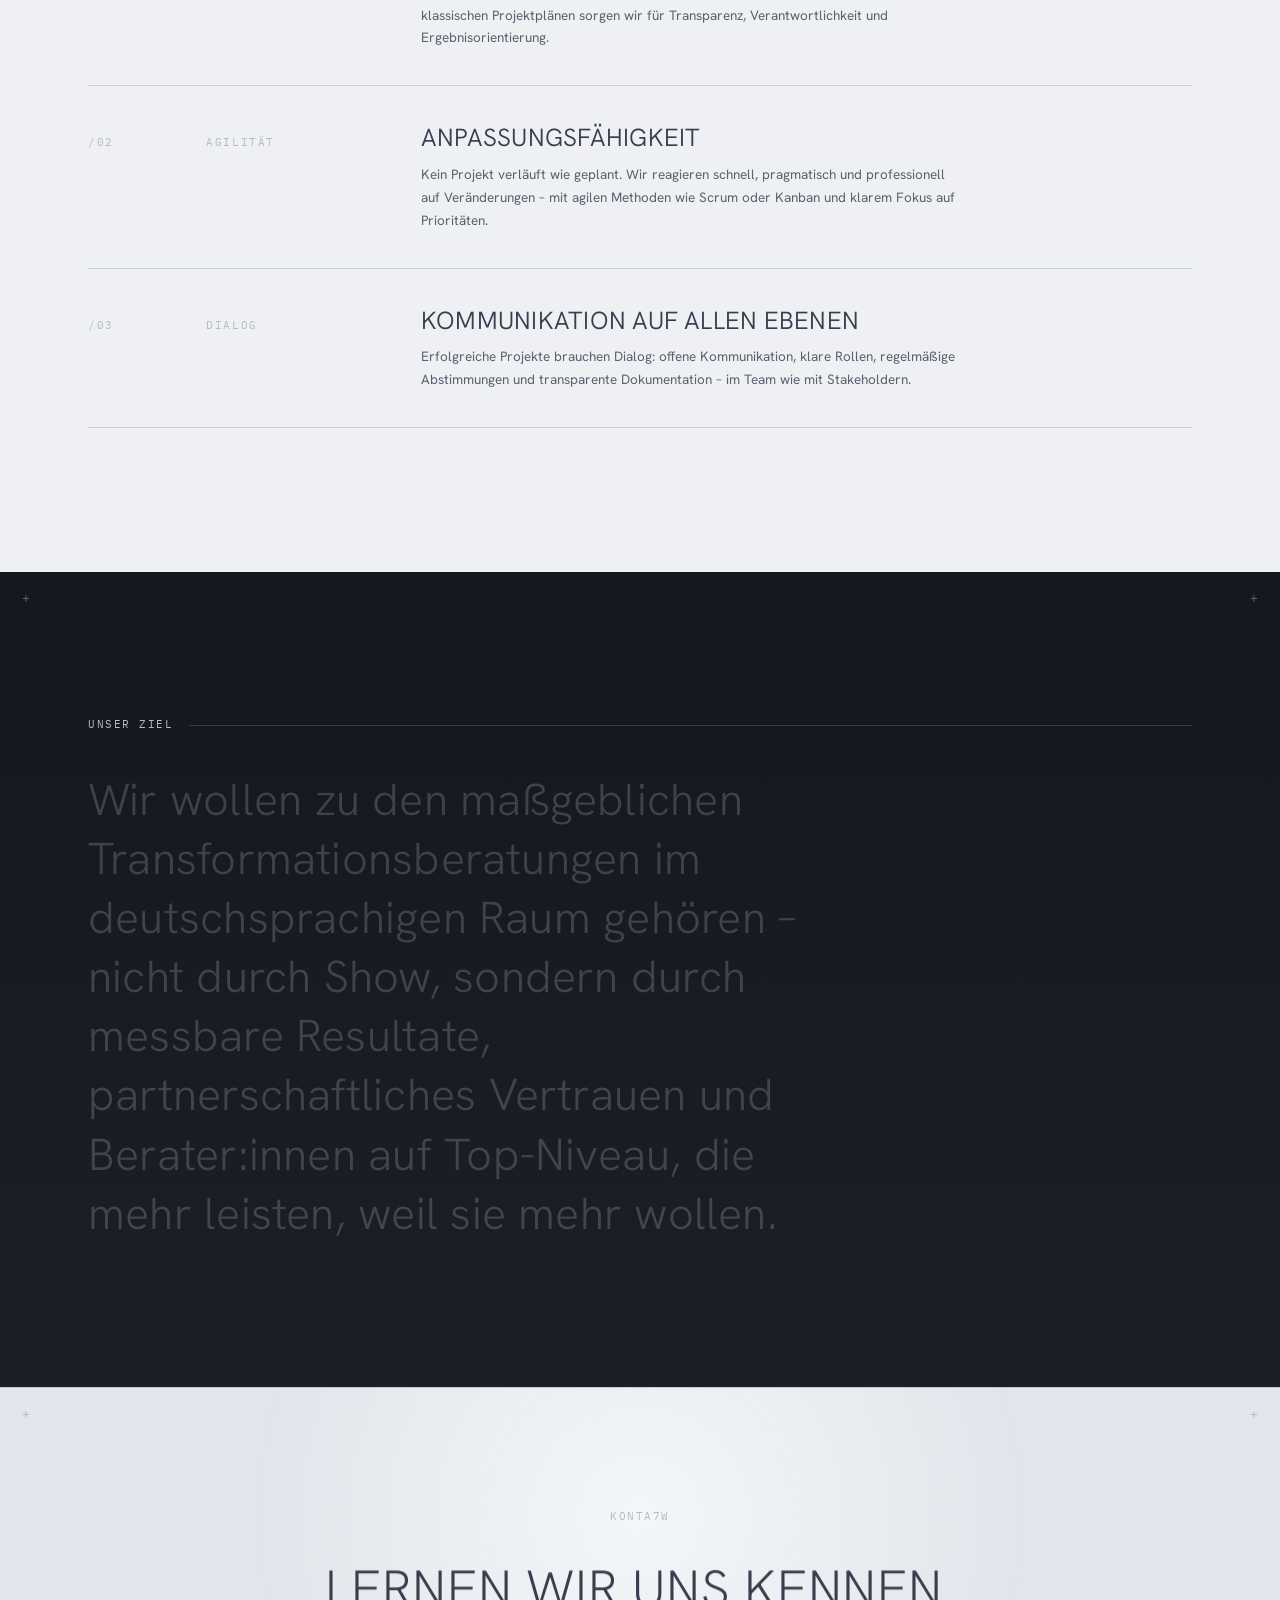
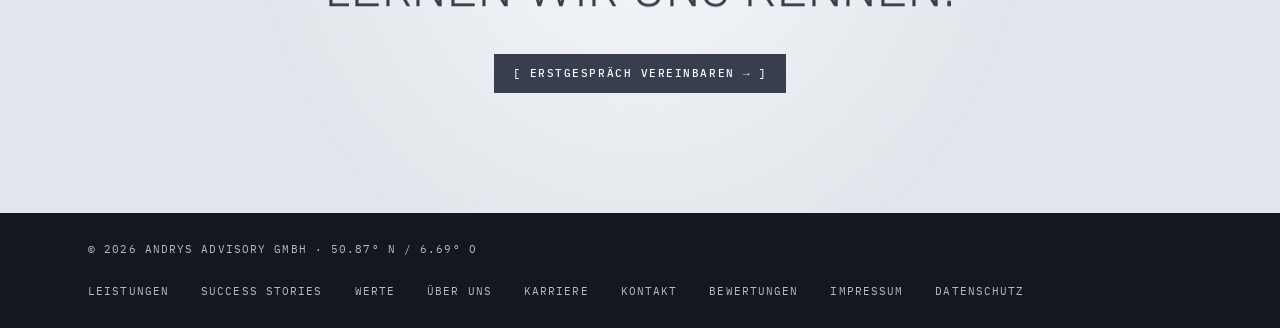
<file: werte.html>
<!DOCTYPE html>
<html lang="de">
<head>
  <meta charset="UTF-8">
  <meta name="viewport" content="width=device-width, initial-scale=1.0">
  <title>Vision & Werte – Andrys Advisory</title>
  <meta name="description" content="Was uns antreibt: Qualität, Vertrauen und partnerschaftliche Verantwortung. Vision, Werte und Arbeitsprinzipien der Andrys Advisory GmbH.">
  <meta property="og:title" content="Vision & Werte – Andrys Advisory">
  <meta property="og:description" content="Was uns antreibt: Qualität, Vertrauen und partnerschaftliche Verantwortung. Vision, Werte und Arbeitsprinzipien der Andrys Advisory GmbH.">
  <meta property="og:type" content="website">
  <meta property="og:locale" content="de_DE">
  <meta property="og:url" content="https://andrys-advisory.de/werte">
  <meta property="og:site_name" content="Andrys Advisory">
  <link rel="canonical" href="https://andrys-advisory.de/werte">
  <meta property="og:image" content="https://andrys-advisory.de/assets/og-image.png">
  <meta property="og:image:width" content="1200">
  <meta property="og:image:height" content="630">
  <meta name="twitter:card" content="summary_large_image">
  <link rel="icon" type="image/svg+xml" href="favicon.svg">
  <link rel="preload" href="assets/fonts/hanken-grotesk-latin-wght-normal.woff2" as="font" type="font/woff2" crossorigin>
  <link rel="preload" href="assets/fonts/ibm-plex-mono-latin-500-normal.woff2" as="font" type="font/woff2" crossorigin>
  <link rel="stylesheet" href="assets/css/style.css">
</head>
<body>

<!-- Seiten-Übergang (Wipe) -->
<div class="wipe" id="wipe" aria-hidden="true"></div>

<a class="skip-link" href="#main">Zum Inhalt springen</a>
<header class="nav" id="nav">
    <div class="wrap nav-inner">
      <a class="brand" href="index.html" aria-label="Andrys Advisory – zur Startseite">Andrys&nbsp;Advisory<span class="brand-dot">.</span></a>
      <nav aria-label="Hauptnavigation">
        <ul class="nav-links" id="nav-links">
          <li><a class="nav-link" href="leistungen.html" data-scramble-hover>Leistungen</a></li>
          <li><a class="nav-link" href="referenzen.html" data-scramble-hover>Success Stories</a></li>
          <li><a class="nav-link" href="werte.html" aria-current="page" data-scramble-hover>Werte</a></li>
          <li><a class="nav-link" href="karriere.html" data-scramble-hover>Karriere</a></li>
          <li><a class="nav-link" href="ueber.html" data-scramble-hover>Über uns</a></li>
          <li class="nav-cta"><a class="btn" href="kontakt.html">[ Kontakt ]</a></li>
        </ul>
      </nav>
      <button class="nav-toggle" id="nav-toggle" aria-expanded="false" aria-controls="nav-links" aria-label="Menü öffnen">
        <span></span><span></span><span></span>
      </button>
    </div>
  </header>
<main id="main">



    <header class="page-hero">
      <span class="tick tick-tl" aria-hidden="true">+</span>
      <span class="tick tick-tr" aria-hidden="true">+</span>
      <div class="wrap">
        <p class="section-index" data-scramble>Vision &amp; Werte</p>
        <h1 class="page-hero-title" data-reveal>Was uns antreibt – und wie wir arbeiten.</h1>
        <p class="page-hero-intro" data-reveal>Wir gestalten nachhaltige Transformationen mit Struktur, Klarheit und Leidenschaft. Als Brückenbauer zwischen Fachbereichen, Management und Technologie schaffen wir messbare Ergebnisse mit langfristig wirksamen Mehrwerten. Unser Ziel: Unternehmen erfolgreicher machen, indem wir mit höchster Qualität, fundierter Methodik und vertrauensvoller partnerschaftlicher Zusammenarbeit echte Veränderungen ermöglichen.</p>
      </div>
    </header>

    <section class="section-pad manifest" aria-label="Selbstverständnis">
      <div class="wrap">
        <p class="manifest-text" data-words>Wir sind Ermöglicher, Macher und Partner auf Augenhöhe – wir bringen zusammen, was oft getrennt ist: Kunden und technische Umsetzer, Vision und Realität, Strategie und operative Exzellenz.</p>
      </div>
    </section>

    <section class="section-pad on-dark" aria-labelledby="werte-werte-title">
      <span class="tick tick-tl" aria-hidden="true">+</span>
      <span class="tick tick-tr" aria-hidden="true">+</span>
      <div class="wrap">
        <p class="section-index" data-scramble>01 / Unsere Werte</p>
        <h2 class="section-title" id="werte-werte-title" data-reveal>Drei Werte, die uns leiten.</h2>
        <ol class="steps">
          <li class="step" data-reveal>
            <span class="step-no">Wert 01</span>
            <h3 class="step-name">Qualität vor allem</h3>
            <ul class="value-list">
              <li>Wir liefern. Punkt.</li>
              <li>Kundennutzen &amp; Mehrwerte stehen an erster Stelle – im Zweifel sogar vor dem eigenen Umsatz.</li>
              <li>Exzellent vorbereitet, strukturiert durchgeführt, gründlich nachbereitet.</li>
              <li>Wir gehen über den Standard hinaus: mehr als erwartet, besser als üblich.</li>
            </ul>
          </li>
          <li class="step" data-reveal style="--rd:120ms">
            <span class="step-no">Wert 02</span>
            <h3 class="step-name">Vertrauen als Grundlage</h3>
            <ul class="value-list">
              <li>Wir überzeugen mit Ergebnissen statt Titeln.</li>
              <li>Persönliche Beziehungen, weil Menschen mit Menschen arbeiten.</li>
              <li>Lösungsorientiert, mit Langfristigkeit im Blick.</li>
              <li>Gehen zu können, wenn der Auftrag erfolgreich erfüllt ist – und wiederzukommen, weil wir Mehrwert schaffen.</li>
            </ul>
          </li>
          <li class="step" data-reveal style="--rd:240ms">
            <span class="step-no">Wert 03</span>
            <h3 class="step-name">Partnerschaftliche Verantwortung</h3>
            <ul class="value-list">
              <li>Unsere Mitarbeitenden sind unser höchstes Gut &amp; unser wertvollstes Asset.</li>
              <li>Wachstum durch Verantwortung – Leistung und Entwicklung gehen Hand in Hand.</li>
              <li>Gegenseitige Unterstützung, Feedback und Exzellenz – intern wie extern.</li>
              <li>Der Gesamterfolg steht über dem Eigeninteresse. Nur wenn alle profitieren, ist es ein gutes Geschäft.</li>
            </ul>
          </li>
        </ol>
      </div>
    </section>

    <section class="section-pad" aria-label="Arbeitsprinzip">
      <div class="wrap">
        <p class="section-index" data-scramble>02 / Arbeitsprinzip</p>
        <aside class="principle" data-reveal>
          <p class="principle-label" data-scramble>Jede Entscheidung mit Business Case</p>
          <p class="principle-text">Projekte, Maßnahmen und Entscheidungen müssen einen klaren Nutzen stiften, wirtschaftlich nachvollziehbar sein und zu nachhaltigem Erfolg beitragen – für Kunden, Mitarbeitende und unser Unternehmen.</p>
        </aside>
        <ul class="services-list" style="margin-top: clamp(2.5rem, 5vw, 4rem);">
          <li class="service" data-reveal>
            <span class="service-no" aria-hidden="true">/01</span>
            <span class="service-tag">Struktur</span>
            <div>
              <h3 class="service-name">Struktur und Klarheit</h3>
              <p class="service-desc">Ordnung in Komplexität: Mit Methoden wie PRINCE2, dem Wasserfallmodell oder klassischen Projektplänen sorgen wir für Transparenz, Verantwortlichkeit und Ergebnisorientierung.</p>
            </div>
          </li>
          <li class="service" data-reveal>
            <span class="service-no" aria-hidden="true">/02</span>
            <span class="service-tag">Agilität</span>
            <div>
              <h3 class="service-name">Anpassungsfähigkeit</h3>
              <p class="service-desc">Kein Projekt verläuft wie geplant. Wir reagieren schnell, pragmatisch und professionell auf Veränderungen – mit agilen Methoden wie Scrum oder Kanban und klarem Fokus auf Prioritäten.</p>
            </div>
          </li>
          <li class="service" data-reveal>
            <span class="service-no" aria-hidden="true">/03</span>
            <span class="service-tag">Dialog</span>
            <div>
              <h3 class="service-name">Kommunikation auf allen Ebenen</h3>
              <p class="service-desc">Erfolgreiche Projekte brauchen Dialog: offene Kommunikation, klare Rollen, regelmäßige Abstimmungen und transparente Dokumentation – im Team wie mit Stakeholdern.</p>
            </div>
          </li>
        </ul>
      </div>
    </section>

    <section class="section-pad on-dark manifest" aria-label="Ziel">
      <span class="tick tick-tl" aria-hidden="true">+</span>
      <span class="tick tick-tr" aria-hidden="true">+</span>
      <div class="wrap">
        <p class="section-index" data-scramble>Unser Ziel</p>
        <p class="manifest-text" data-words>Wir wollen zu den maßgeblichen Transformationsberatungen im deutschsprachigen Raum gehören – nicht durch Show, sondern durch messbare Resultate, partnerschaftliches Vertrauen und Berater:innen auf Top-Niveau, die mehr leisten, weil sie mehr wollen.</p>
      </div>
    </section>

    <section class="contact cta-band" aria-labelledby="werte-kontakt-title">
      <span class="tick tick-tl" aria-hidden="true">+</span>
      <span class="tick tick-tr" aria-hidden="true">+</span>
      <div class="wrap">
        <p class="section-index" data-scramble>Kontakt</p>
        <h2 class="cta-title" id="werte-kontakt-title" data-reveal>Lernen wir uns kennen.</h2>
        <div class="contact-cta" data-reveal>
          <a class="btn btn-solid" href="kontakt.html">[ Erstgespräch vereinbaren <span class="arrow" aria-hidden="true">→</span> ]</a>
        </div>
      </div>
    </section>

  
</main>
<footer class="footer">
    <div class="wrap footer-inner">
      <p>© 2026 Andrys Advisory GmbH · 50.87° N / 6.69° O</p>
      <ul class="footer-links">
        <li><a href="leistungen.html">Leistungen</a></li>
        <li><a href="referenzen.html">Success Stories</a></li>
        <li><a href="werte.html">Werte</a></li>
        <li><a href="ueber.html">Über uns</a></li>
        <li><a href="karriere.html">Karriere</a></li>
        <li><a href="kontakt.html">Kontakt</a></li>
        <li><a href="https://www.provenexpert.com/andrys-advisory-gmbh/" rel="noopener">Bewertungen</a></li>
        <li><a href="impressum.html">Impressum</a></li>
        <li><a href="datenschutz.html">Datenschutz</a></li>
      </ul>
    </div>
  </footer>
<script src="assets/js/main.js" defer></script>
</body>
</html>
</file>
<file: assets/css/style.css>
/* ==========================================================================
   Andrys Advisory — Design-System „Arctic“ (extrahiert von igloo.inc)
   Siehe DESIGN-SYSTEM.md für Herleitung und Regeln.
   Alle Schriften self-hosted (DSGVO).
   ========================================================================== */

/* ---- Fonts ---------------------------------------------------------------- */
@font-face {
  font-family: "Hanken Grotesk";
  src: url("../fonts/hanken-grotesk-latin-wght-normal.woff2") format("woff2");
  font-weight: 100 900;
  font-style: normal;
  font-display: swap;
}
@font-face {
  font-family: "IBM Plex Mono";
  src: url("../fonts/ibm-plex-mono-latin-400-normal.woff2") format("woff2");
  font-weight: 400;
  font-style: normal;
  font-display: swap;
}
@font-face {
  font-family: "IBM Plex Mono";
  src: url("../fonts/ibm-plex-mono-latin-500-normal.woff2") format("woff2");
  font-weight: 500;
  font-style: normal;
  font-display: swap;
}

/* ---- Tokens ---------------------------------------------------------------- */
:root {
  --ice-0: #eef0f4;
  --ice-1: #e2e5eb;
  --frost: #f7f9fb;
  --fog: #b6bac5;
  --slate: #383e4e;
  --ink: #14171e;
  --ink-2: #1b1f28;

  --line: rgba(56, 62, 78, 0.18);
  --line-dark: rgba(182, 186, 197, 0.22);

  --sans: "Hanken Grotesk", "Helvetica Neue", Arial, sans-serif;
  --mono: "IBM Plex Mono", "SFMono-Regular", Consolas, monospace;

  --wrap: 1200px;
  --pad: clamp(1.25rem, 4vw, 3rem);
  --nav-h: 64px;

  --ease: cubic-bezier(0.22, 1, 0.36, 1);
}

/* ---- Reset / Base ---------------------------------------------------------- */
*, *::before, *::after { box-sizing: border-box; }
html { scroll-behavior: smooth; }
body {
  margin: 0;
  font-family: var(--sans);
  font-size: 16px;
  line-height: 1.6;
  color: var(--slate);
  background: var(--ice-0);
  -webkit-font-smoothing: antialiased;
  text-rendering: optimizeLegibility;
}
img, svg, canvas { display: block; max-width: 100%; }
a { color: inherit; }
h1, h2, h3, p, ul, ol, dl, dd, figure { margin: 0; }
ul, ol { padding: 0; list-style: none; }
button { font: inherit; color: inherit; background: none; border: 0; cursor: pointer; }

::selection { background: var(--slate); color: var(--frost); }

[id] { scroll-margin-top: calc(var(--nav-h) + 1.5rem); }

:focus-visible {
  outline: 1px solid var(--slate);
  outline-offset: 3px;
}
.on-dark :focus-visible, .footer :focus-visible { outline-color: var(--fog); }

.skip-link {
  position: absolute;
  left: -9999px;
  z-index: 100;
  padding: 0.6rem 1rem;
  font-family: var(--mono);
  font-size: 12px;
  background: var(--slate);
  color: var(--frost);
}
.skip-link:focus { left: 0; top: 0; }

.wrap {
  width: 100%;
  max-width: var(--wrap);
  margin-inline: auto;
  padding-inline: var(--pad);
}

/* ---- Korn-Overlay ----------------------------------------------------------- */
body::after {
  content: "";
  position: fixed;
  inset: 0;
  z-index: 90;
  pointer-events: none;
  opacity: 0.05;
  background-image: url("data:image/svg+xml,%3Csvg xmlns='http://www.w3.org/2000/svg' width='140' height='140'%3E%3Cfilter id='n'%3E%3CfeTurbulence type='fractalNoise' baseFrequency='0.9' numOctaves='2'/%3E%3C/filter%3E%3Crect width='140' height='140' filter='url(%23n)'/%3E%3C/svg%3E");
}

/* ---- Utility-Typo (Mono-Labels) --------------------------------------------- */
.label,
.eyebrow {
  font-family: var(--mono);
  font-size: 11px;
  font-weight: 500;
  letter-spacing: 0.14em;
  text-transform: uppercase;
  color: var(--fog);
}
.eyebrow { display: block; }

/* ---- Navigation -------------------------------------------------------------- */
.nav {
  position: fixed;
  top: 0; left: 0; right: 0;
  z-index: 80;
  height: var(--nav-h);
  border-bottom: 1px solid transparent;
  transition: background 0.35s var(--ease), border-color 0.35s var(--ease);
}
.nav.is-scrolled {
  background: color-mix(in srgb, var(--ice-0) 88%, transparent);
  backdrop-filter: blur(10px);
  border-bottom-color: var(--line);
}
.nav-inner {
  height: 100%;
  display: flex;
  align-items: center;
  justify-content: space-between;
  gap: 2rem;
}
.brand {
  font-family: var(--mono);
  font-size: 13px;
  font-weight: 500;
  letter-spacing: 0.12em;
  text-transform: uppercase;
  text-decoration: none;
}
.brand-dot { color: var(--fog); }

.nav-links {
  display: flex;
  align-items: center;
  gap: clamp(1.25rem, 3vw, 2.25rem);
}
.nav-link {
  font-family: var(--mono);
  font-size: 11px;
  letter-spacing: 0.12em;
  text-transform: uppercase;
  text-decoration: none;
  color: var(--slate);
  opacity: 0.72;
  transition: opacity 0.2s;
}
.nav-link:hover { opacity: 1; }

.nav-toggle {
  display: none;
  flex-direction: column;
  gap: 5px;
  padding: 10px;
}
.nav-toggle span {
  width: 20px; height: 1px;
  background: var(--slate);
  transition: transform 0.3s var(--ease), opacity 0.2s;
}
.nav-toggle[aria-expanded="true"] span:nth-child(1) { transform: translateY(6px) rotate(45deg); }
.nav-toggle[aria-expanded="true"] span:nth-child(2) { opacity: 0; }
.nav-toggle[aria-expanded="true"] span:nth-child(3) { transform: translateY(-6px) rotate(-45deg); }

/* ---- Buttons ------------------------------------------------------------------ */
.btn {
  display: inline-flex;
  align-items: center;
  gap: 0.75em;
  padding: 0.9em 1.6em;
  font-family: var(--mono);
  font-size: 11px;
  font-weight: 500;
  letter-spacing: 0.14em;
  text-transform: uppercase;
  text-decoration: none;
  color: var(--slate);
  border: 1px solid var(--slate);
  background: transparent;
  transition: background 0.25s var(--ease), color 0.25s var(--ease);
}
.btn .arrow { transition: transform 0.25s var(--ease); }
.btn:hover { background: var(--slate); color: var(--frost); }
.btn:hover .arrow { transform: translateX(4px); }

.btn-solid { background: var(--slate); color: var(--frost); }
.btn-solid:hover { background: var(--ink); border-color: var(--ink); }

.btn-ghost { border-color: var(--line); }
.btn-ghost:hover { border-color: var(--slate); }

.on-dark .btn { color: var(--frost); border-color: rgba(247, 249, 251, 0.4); }
.on-dark .btn:hover { background: var(--frost); color: var(--ink); border-color: var(--frost); }

/* ---- Sektions-Grundgerüst ------------------------------------------------------ */
section { position: relative; }
.section-pad { padding-block: clamp(5rem, 12vw, 9rem); }

.section-index {
  font-family: var(--mono);
  font-size: 11px;
  letter-spacing: 0.14em;
  text-transform: uppercase;
  color: var(--fog);
  display: flex;
  align-items: center;
  gap: 1rem;
  margin-bottom: 2.25rem;
}
.section-index::after {
  content: "";
  flex: 1;
  height: 1px;
  background: var(--line);
}
.on-dark .section-index::after { background: var(--line-dark); }

.section-title {
  font-weight: 290;
  font-size: clamp(1.9rem, 4.4vw, 3.4rem);
  line-height: 1.08;
  letter-spacing: 0.015em;
  text-transform: uppercase;
  text-wrap: balance;
  max-width: 24ch;
}
.section-intro {
  margin-top: 1.5rem;
  max-width: 38rem;
  font-size: 15px;
  line-height: 1.75;
  color: color-mix(in srgb, var(--slate) 78%, var(--fog));
}
.on-dark .section-intro { color: var(--fog); }

/* Fadenkreuz-Marker an Sektionsgrenzen */
.tick {
  position: absolute;
  font-family: var(--mono);
  font-size: 13px;
  font-weight: 400;
  color: var(--fog);
  line-height: 1;
  user-select: none;
  pointer-events: none;
}
.tick-tl { top: 1.2rem; left: 1.4rem; }
.tick-tr { top: 1.2rem; right: 1.4rem; }
.on-dark .tick { color: rgba(182, 186, 197, 0.45); }

/* ---- Hero ------------------------------------------------------------------------
   Cinematik: Der Hero ist 230svh hoch, sein Inhalt klebt einen vollen
   Viewport lang (sticky). Der Scrollweg dadurch (0…1) liegt als --hp an
   und steuert Headline-Abgang und HUD-Ausblendung; die WebGL-Szene in
   scene.js liest denselben Fortschritt. Kein Scroll-Hijacking. */
.hero[data-cinematic] { height: 230svh; }
.hero-sticky {
  position: sticky;
  top: 0;
  height: 100svh;
  display: flex;
  flex-direction: column;
  justify-content: center;
  overflow: hidden;
  background:
    radial-gradient(58vw 58vw at 50% 46%, rgba(247, 249, 251, 0.9), transparent 62%),
    linear-gradient(var(--ice-0), var(--ice-1));
}
.hero[data-cinematic] .hero-stagger {
  transform: translateY(calc(var(--hp, 0) * -14vh));
  opacity: calc(1 - var(--hp, 0) * 1.4);
}
.hero[data-cinematic] .hud,
.hero[data-cinematic] .hero-scrollcue { opacity: calc(1 - var(--hp, 0) * 2.5); }
.hero-canvas {
  position: absolute;
  inset: 0;
  width: 100%;
  height: 100%;
}
.hero .wrap {
  position: relative;
  z-index: 2;
  text-align: center;
  padding-top: calc(var(--nav-h) + 2.5rem);
}
.hero-eyebrow {
  font-family: var(--mono);
  font-size: 11px;
  font-weight: 500;
  letter-spacing: 0.2em;
  text-transform: uppercase;
  color: var(--fog);
  margin-bottom: clamp(1.5rem, 3vw, 2.5rem);
}
.hero-title {
  font-weight: 260;
  font-size: clamp(2.4rem, 6.4vw, 5.6rem);
  line-height: 1.04;
  letter-spacing: 0.01em;
  text-transform: uppercase;
  text-wrap: balance;
  max-width: 18ch;
  margin-inline: auto;
}
.hero-title .em { color: var(--fog); }
.hero-title .line { display: block; overflow: hidden; }
.hero-title .line-in {
  display: inline-block;
  transform: translateY(112%);
  animation: line-rise 1.05s var(--ease) forwards;
}
.hero-title .line:nth-child(1) .line-in { animation-delay: 0.3s; }
.hero-title .line:nth-child(2) .line-in { animation-delay: 0.42s; }
.hero-title .line:nth-child(3) .line-in { animation-delay: 0.54s; }
@keyframes line-rise { to { transform: none; } }
.hero-sub {
  margin: clamp(1.5rem, 3vw, 2.25rem) auto 0;
  max-width: 44rem;
  font-family: var(--mono);
  font-size: 12.5px;
  line-height: 1.9;
  color: color-mix(in srgb, var(--slate) 72%, var(--fog));
}
.hero-cta {
  margin-top: clamp(2rem, 4vw, 3rem);
  display: flex;
  justify-content: center;
  gap: 1rem;
  flex-wrap: wrap;
}

/* HUD-Ecken */
.hud {
  position: absolute;
  z-index: 3;
  font-family: var(--mono);
  font-size: 10.5px;
  letter-spacing: 0.12em;
  text-transform: uppercase;
  color: var(--fog);
  line-height: 1.7;
}
.hud-bl { left: var(--pad); bottom: 1.5rem; text-align: left; }
.hud-br { right: var(--pad); bottom: 1.5rem; text-align: right; }
.hud-tl { left: var(--pad); top: calc(var(--nav-h) + 1.25rem); text-align: left; }
.hud-tr { right: var(--pad); top: calc(var(--nav-h) + 1.25rem); text-align: right; }

.hero-scrollcue {
  position: absolute;
  left: 50%;
  bottom: 1.5rem;
  transform: translateX(-50%);
  z-index: 3;
  font-family: var(--mono);
  font-size: 10.5px;
  letter-spacing: 0.3em;
  text-transform: uppercase;
  color: var(--fog);
  animation: cue 2.6s var(--ease) infinite;
}
@keyframes cue {
  0%, 100% { transform: translate(-50%, 0); opacity: 0.9; }
  50% { transform: translate(-50%, 6px); opacity: 0.45; }
}

/* ---- Kennzahlen-Readout ------------------------------------------------------------ */
.proof {
  border-top: 1px solid var(--line);
  border-bottom: 1px solid var(--line);
  background: var(--ice-0);
}
.proof-grid {
  display: grid;
  grid-template-columns: repeat(3, 1fr);
}
.proof-item {
  padding: clamp(2rem, 4vw, 3.25rem) clamp(1.25rem, 2.5vw, 2rem);
  border-left: 1px solid var(--line);
}
.proof-item:first-child { border-left: 0; }
.proof-num {
  font-family: var(--mono);
  font-weight: 400;
  font-size: clamp(2rem, 4vw, 3.1rem);
  line-height: 1;
  letter-spacing: -0.02em;
}
.proof-num .unit { color: var(--fog); }
.proof-num .em { font-size: 0.62em; letter-spacing: 0.08em; text-transform: uppercase; }
.proof-label {
  margin-top: 1rem;
  font-size: 13px;
  line-height: 1.65;
  color: color-mix(in srgb, var(--slate) 72%, var(--fog));
}

/* ---- Leistungs-Index ------------------------------------------------------------------ */
.services-list { border-top: 1px solid var(--line); }
.service {
  text-decoration: none;
  color: inherit;
  display: grid;
  grid-template-columns: 5rem 11rem 1fr auto;
  align-items: baseline;
  gap: clamp(1rem, 3vw, 2.5rem);
  padding: clamp(1.5rem, 3vw, 2.25rem) 0;
  border-bottom: 1px solid var(--line);
  transition: background 0.25s var(--ease);
}
.service:hover { background: color-mix(in srgb, var(--frost) 55%, transparent); }
.service-no, .service-tag {
  font-family: var(--mono);
  font-size: 11px;
  letter-spacing: 0.14em;
  text-transform: uppercase;
  color: var(--fog);
}
.service-name {
  font-weight: 340;
  font-size: clamp(1.15rem, 2.2vw, 1.55rem);
  line-height: 1.25;
  letter-spacing: 0.01em;
  text-transform: uppercase;
}
.service-desc {
  margin-top: 0.6rem;
  max-width: 34rem;
  font-size: 13.5px;
  line-height: 1.7;
  color: color-mix(in srgb, var(--slate) 72%, var(--fog));
}
.service-mark {
  font-family: var(--mono);
  font-size: 14px;
  color: var(--fog);
  transition: transform 0.25s var(--ease), color 0.25s;
}
.service:hover .service-mark { transform: translate(3px, -3px); color: var(--slate); }

/* ---- Dunkles Kapitel („unter dem Eis“) --------------------------------------------------- */
.on-dark {
  background: linear-gradient(var(--ink), var(--ink-2));
  color: var(--frost);
}
.on-dark .section-title { color: var(--frost); }

.steps {
  margin-top: clamp(3rem, 6vw, 4.5rem);
  display: grid;
  grid-template-columns: repeat(3, 1fr);
  gap: 1px;
  background: var(--line-dark);
  border: 1px solid var(--line-dark);
}
.step {
  background: var(--ink);
  padding: clamp(1.75rem, 3.5vw, 2.75rem);
}
.step-no {
  font-family: var(--mono);
  font-size: 11px;
  letter-spacing: 0.14em;
  text-transform: uppercase;
  color: var(--fog);
}
.step-name {
  margin-top: 1.4rem;
  font-weight: 300;
  font-size: clamp(1.4rem, 2.4vw, 1.9rem);
  letter-spacing: 0.03em;
  text-transform: uppercase;
}
.step-desc {
  margin-top: 0.9rem;
  font-size: 13.5px;
  line-height: 1.75;
  color: var(--fog);
}
.approach-kicker {
  margin-top: 1.5rem;
  font-family: var(--mono);
  font-size: 12.5px;
  line-height: 1.9;
  letter-spacing: 0.04em;
  color: var(--fog);
}
.approach-kicker strong { color: var(--frost); font-weight: 500; }

/* ---- Referenzen -------------------------------------------------------------------------- */
.stories-grid {
  margin-top: clamp(3rem, 6vw, 4.5rem);
  display: grid;
  grid-template-columns: repeat(3, 1fr);
  gap: 1px;
  background: var(--line-dark);
  border: 1px solid var(--line-dark);
}
.story {
  background: var(--ink);
  padding: clamp(1.75rem, 3.5vw, 2.75rem);
  display: flex;
  flex-direction: column;
  gap: 1.75rem;
}
.story-figure {
  font-family: var(--mono);
  font-weight: 400;
  font-size: clamp(2.1rem, 4vw, 3rem);
  line-height: 1;
  letter-spacing: -0.02em;
}
.story-figure small {
  display: block;
  margin-top: 0.6rem;
  font-size: 11px;
  letter-spacing: 0.14em;
  text-transform: uppercase;
  color: var(--fog);
}
.story-figure .em { font-size: 0.8em; letter-spacing: 0.06em; }
.story-name {
  font-weight: 340;
  font-size: 1.05rem;
  line-height: 1.4;
  letter-spacing: 0.02em;
  text-transform: uppercase;
}
.story-desc {
  margin-top: 0.75rem;
  font-size: 13px;
  line-height: 1.7;
  color: var(--fog);
}
.story-result {
  margin-top: auto;
  padding-top: 1.25rem;
  border-top: 1px solid var(--line-dark);
  font-family: var(--mono);
  font-size: 11px;
  line-height: 1.8;
  letter-spacing: 0.06em;
  text-transform: uppercase;
  color: var(--frost);
}
.story-result::before { content: "→ "; color: var(--fog); }

/* ---- Kundenstimmen ------------------------------------------------------------------------- */
.quotes-grid {
  display: grid;
  grid-template-columns: repeat(3, 1fr);
  gap: clamp(2rem, 4vw, 3.5rem);
}
.quote p {
  font-weight: 300;
  font-size: clamp(1.1rem, 2vw, 1.4rem);
  line-height: 1.55;
}
.quote p::before { content: "“"; color: var(--fog); }
.quote p::after { content: "”"; color: var(--fog); }
.quote figcaption {
  margin-top: 1.25rem;
  font-family: var(--mono);
  font-size: 11px;
  letter-spacing: 0.1em;
  text-transform: uppercase;
  color: var(--fog);
}

/* ---- Über uns -------------------------------------------------------------------------------- */
.about-grid {
  display: grid;
  grid-template-columns: minmax(0, 1.5fr) minmax(0, 1fr);
  gap: clamp(2.5rem, 6vw, 5rem);
  align-items: start;
}
.about-lead {
  font-weight: 300;
  font-size: clamp(1.4rem, 2.8vw, 2.1rem);
  line-height: 1.3;
  letter-spacing: 0.01em;
}
.about-copy {
  margin-top: 1.5rem;
  font-size: 14.5px;
  line-height: 1.8;
  color: color-mix(in srgb, var(--slate) 78%, var(--fog));
}
.about-facts { border-top: 1px solid var(--line); }
.fact {
  display: grid;
  grid-template-columns: 8rem 1fr;
  gap: 1rem;
  padding: 1.1rem 0;
  border-bottom: 1px solid var(--line);
}
.fact dt {
  font-family: var(--mono);
  font-size: 11px;
  letter-spacing: 0.14em;
  text-transform: uppercase;
  color: var(--fog);
  padding-top: 0.2em;
}
.fact dd { font-size: 14px; line-height: 1.6; }

/* ---- Kontakt ------------------------------------------------------------------------------------ */
.contact {
  text-align: center;
  background:
    radial-gradient(46vw 46vw at 50% 30%, rgba(247, 249, 251, 0.85), transparent 65%),
    var(--ice-1);
  border-top: 1px solid var(--line);
}
.contact .section-index { justify-content: center; }
.contact .section-index::after { display: none; }
.contact-title {
  font-weight: 280;
  font-size: clamp(2rem, 5vw, 3.6rem);
  line-height: 1.08;
  letter-spacing: 0.015em;
  text-transform: uppercase;
  text-wrap: balance;
  max-width: 22ch;
  margin: 0 auto;
}
.contact-sub {
  margin: 1.5rem auto 0;
  max-width: 40rem;
  font-family: var(--mono);
  font-size: 12.5px;
  line-height: 1.9;
  color: color-mix(in srgb, var(--slate) 72%, var(--fog));
}
.contact-cta { margin-top: 2.5rem; }
.contact-meta {
  margin-top: 3.5rem;
  font-family: var(--mono);
  font-size: 11px;
  letter-spacing: 0.1em;
  text-transform: uppercase;
  color: var(--fog);
}
.contact-meta a { color: var(--slate); text-decoration: none; border-bottom: 1px solid var(--line); }
.contact-meta a:hover { border-bottom-color: var(--slate); }

/* ---- Footer --------------------------------------------------------------------------------------- */
.footer {
  background: var(--ink);
  color: var(--fog);
  font-family: var(--mono);
  font-size: 11px;
  letter-spacing: 0.1em;
  text-transform: uppercase;
}
.footer-inner {
  display: flex;
  align-items: center;
  justify-content: space-between;
  gap: 1.5rem;
  flex-wrap: wrap;
  padding-block: 1.75rem;
}
.footer-links { display: flex; flex-wrap: wrap; gap: 0.9rem 2rem; }
.footer a { color: var(--fog); text-decoration: none; transition: color 0.2s; }
.footer a:hover { color: var(--frost); }

/* ---- Unterseiten (Impressum / Datenschutz) ----------------------------------------------------------- */
.page { padding: calc(var(--nav-h) + clamp(3rem, 8vw, 6rem)) 0 clamp(4rem, 10vw, 7rem); }
.page h1 {
  font-weight: 290;
  font-size: clamp(1.9rem, 4vw, 3rem);
  letter-spacing: 0.015em;
  text-transform: uppercase;
}
.page h2 {
  margin-top: 2.75rem;
  font-family: var(--mono);
  font-size: 12px;
  font-weight: 500;
  letter-spacing: 0.14em;
  text-transform: uppercase;
  color: var(--fog);
  padding-bottom: 0.6rem;
  border-bottom: 1px solid var(--line);
}
.page h3 {
  margin-top: 1.75rem;
  font-weight: 400;
  font-size: 1.05rem;
}
.page p, .page address, .page ul {
  margin-top: 0.9rem;
  max-width: 44rem;
  font-size: 14.5px;
  line-height: 1.8;
  font-style: normal;
  color: color-mix(in srgb, var(--slate) 82%, var(--fog));
}
.page ul { list-style: square; padding-left: 1.2rem; }
.page a { color: var(--slate); }

/* ---- Reveals ------------------------------------------------------------------------------------------ */
[data-reveal] {
  opacity: 0;
  transform: translateY(18px);
  transition: opacity 0.9s var(--ease), transform 0.9s var(--ease);
  transition-delay: var(--rd, 0ms);
}
[data-reveal].is-in { opacity: 1; transform: none; }

.hero-stagger > *:not(.hero-title) {
  opacity: 0;
  transform: translateY(14px);
  animation: rise 1.1s var(--ease) forwards;
}
.hero-stagger > *:nth-child(1) { animation-delay: 0.15s; }
.hero-stagger > *:nth-child(3) { animation-delay: 0.7s; }
.hero-stagger > *:nth-child(4) { animation-delay: 0.85s; }
@keyframes rise { to { opacity: 1; transform: none; } }

/* ---- Responsive ----------------------------------------------------------------------------------------- */
@media (max-width: 960px) {
  .proof-grid { grid-template-columns: repeat(2, 1fr); }
  .proof-item:nth-child(odd) { border-left: 0; }
  .proof-item:nth-child(n+3) { border-top: 1px solid var(--line); }
  .steps, .stories-grid { grid-template-columns: 1fr; }
  .service { grid-template-columns: 3.5rem 1fr auto; }
  .service-tag { display: none; }
  .about-grid, .quotes-grid { grid-template-columns: 1fr; }
  .hud-tl, .hud-tr { display: none; }
}

@media (max-width: 720px) {
  .nav-toggle { display: flex; }
  .nav-links {
    position: absolute;
    top: var(--nav-h);
    left: 0; right: 0;
    flex-direction: column;
    align-items: flex-start;
    gap: 0;
    padding: 0.5rem var(--pad) 1.5rem;
    background: var(--ice-0);
    border-bottom: 1px solid var(--line);
    display: none;
  }
  .nav-links.is-open { display: flex; }
  .nav-links li { width: 100%; }
  .nav-link { display: block; padding: 0.9rem 0; }
  .nav-cta { margin-top: 0.75rem; }
  .service { grid-template-columns: 3rem 1fr; }
  .service-mark { display: none; }
  .hud-bl, .hud-br { display: none; }
  .fact { grid-template-columns: 6.5rem 1fr; }
}

/* ---- Reduced Motion --------------------------------------------------------------------------------------- */
@media (prefers-reduced-motion: reduce) {
  html { scroll-behavior: auto; }
  [data-reveal] { opacity: 1; transform: none; transition: none; }
  .hero-stagger > * { animation: none; opacity: 1; transform: none; }
  .hero-title .line-in { animation: none; transform: none; }
  .hero[data-cinematic] { height: auto; min-height: 100svh; }
  .hero[data-cinematic] .hero-stagger { transform: none; opacity: 1; }
  .hero-scrollcue { animation: none; }
  .manifest-text .w { opacity: 1 !important; transition: none; }
  *, *::before, *::after { transition-duration: 0.01ms !important; }
}

/* ==========================================================================
   Kapitel 2 — Mehrseitiger Ausbau (Cinematik, Unterseiten, Formular)
   ========================================================================== */

/* ---- Manifest: Wörter tauchen aus dem Nebel auf ---- */
.manifest { text-align: left; }
.manifest-text {
  max-width: 30ch;
  font-weight: 300;
  font-size: clamp(1.55rem, 3.6vw, 2.8rem);
  line-height: 1.32;
  letter-spacing: 0.005em;
  text-wrap: pretty;
}
.manifest-text .w { opacity: 0.18; transition: opacity 0.35s linear; }
.manifest-foot {
  margin-top: 2.5rem;
}

/* ---- Weiter-Links (Teaser → Unterseite) ---- */
.link-more {
  display: inline-flex;
  align-items: center;
  gap: 0.6em;
  font-family: var(--mono);
  font-size: 11px;
  font-weight: 500;
  letter-spacing: 0.14em;
  text-transform: uppercase;
  text-decoration: none;
  color: var(--slate);
  padding-bottom: 0.35em;
  border-bottom: 1px solid var(--line);
  transition: border-color 0.25s var(--ease), gap 0.25s var(--ease);
}
.link-more:hover { border-bottom-color: var(--slate); gap: 1em; }
.on-dark .link-more { color: var(--frost); border-bottom-color: var(--line-dark); }
.on-dark .link-more:hover { border-bottom-color: var(--frost); }
.section-foot { margin-top: clamp(2.5rem, 5vw, 3.5rem); }

/* ---- Navigation: aktuelle Seite ---- */
.nav-link[aria-current="page"] {
  opacity: 1;
  border-bottom: 1px solid var(--fog);
  padding-bottom: 0.3em;
}

/* ---- Unterseiten-Kopf ---- */
.page-hero {
  padding: calc(var(--nav-h) + clamp(4.5rem, 11vw, 8rem)) 0 clamp(3.5rem, 8vw, 5.5rem);
  background: linear-gradient(var(--ice-1), var(--ice-0));
  border-bottom: 1px solid var(--line);
}
.page-hero-title {
  font-weight: 270;
  font-size: clamp(2.2rem, 5.6vw, 4.6rem);
  line-height: 1.05;
  letter-spacing: 0.012em;
  text-transform: uppercase;
  text-wrap: balance;
  max-width: 16ch;
}
.page-hero-intro {
  margin-top: 1.75rem;
  max-width: 40rem;
  font-size: 15px;
  line-height: 1.75;
  color: color-mix(in srgb, var(--slate) 78%, var(--fog));
}

/* ---- Leistungs-Kapitel (leistungen.html) ---- */
.svc {
  display: grid;
  grid-template-columns: minmax(0, 1fr) minmax(0, 1.7fr);
  gap: clamp(2rem, 6vw, 5rem);
  padding-block: clamp(3.5rem, 8vw, 6rem);
  border-bottom: 1px solid var(--line);
}
.svc:last-of-type { border-bottom: 0; }
.svc-meta { align-self: start; position: sticky; top: calc(var(--nav-h) + 2rem); }
.svc-meta .svc-index {
  font-family: var(--mono);
  font-weight: 400;
  font-size: clamp(2.4rem, 4.5vw, 3.6rem);
  line-height: 1;
  color: var(--fog);
}
.svc-meta .svc-tag {
  display: block;
  margin-top: 1rem;
  font-family: var(--mono);
  font-size: 11px;
  font-weight: 500;
  letter-spacing: 0.14em;
  text-transform: uppercase;
  color: var(--fog);
}
.svc-title {
  font-weight: 310;
  font-size: clamp(1.5rem, 3vw, 2.3rem);
  line-height: 1.15;
  letter-spacing: 0.012em;
  text-transform: uppercase;
  text-wrap: balance;
}
.svc-lede {
  margin-top: 1.25rem;
  font-size: 15px;
  line-height: 1.75;
  color: color-mix(in srgb, var(--slate) 78%, var(--fog));
  max-width: 36rem;
}
.svc-block { margin-top: 2.5rem; }
.svc-block h3 {
  font-family: var(--mono);
  font-size: 11px;
  font-weight: 500;
  letter-spacing: 0.14em;
  text-transform: uppercase;
  color: var(--fog);
  padding-bottom: 0.7rem;
  border-bottom: 1px solid var(--line);
}
.svc-block ul { margin-top: 1rem; }
.svc-block li {
  position: relative;
  padding: 0.45rem 0 0.45rem 1.5rem;
  font-size: 14px;
  line-height: 1.65;
  color: color-mix(in srgb, var(--slate) 82%, var(--fog));
}
.svc-block li::before {
  content: "—";
  position: absolute;
  left: 0;
  color: var(--fog);
}
.svc-result {
  margin-top: 2.5rem;
  padding-top: 1.25rem;
  border-top: 1px solid var(--line);
  font-family: var(--mono);
  font-size: 11.5px;
  line-height: 1.8;
  letter-spacing: 0.06em;
  text-transform: uppercase;
}
.svc-result::before { content: "→ Ergebnis: "; color: var(--fog); }

/* ---- Fallstudien (referenzen.html) ---- */
.case {
  display: grid;
  grid-template-columns: minmax(0, 1fr) minmax(0, 1.7fr);
  gap: clamp(2rem, 6vw, 5rem);
  padding-block: clamp(3.5rem, 8vw, 6rem);
  border-bottom: 1px solid var(--line);
}
.case:last-of-type { border-bottom: 0; }
.case-meta { align-self: start; position: sticky; top: calc(var(--nav-h) + 2rem); }
.case-figure {
  font-family: var(--mono);
  font-weight: 400;
  font-size: clamp(2.6rem, 5.5vw, 4.4rem);
  line-height: 1;
  letter-spacing: -0.02em;
}
.case-figure small {
  display: block;
  margin-top: 0.7rem;
  font-size: 11px;
  letter-spacing: 0.14em;
  text-transform: uppercase;
  color: var(--fog);
}
.case-sector {
  display: block;
  margin-top: 1.5rem;
  font-family: var(--mono);
  font-size: 11px;
  letter-spacing: 0.14em;
  text-transform: uppercase;
  color: var(--fog);
}
.case-title {
  font-weight: 310;
  font-size: clamp(1.5rem, 3vw, 2.3rem);
  line-height: 1.15;
  letter-spacing: 0.012em;
  text-transform: uppercase;
  text-wrap: balance;
}
.case-part { margin-top: 2.25rem; }
.case-part h3 {
  font-family: var(--mono);
  font-size: 11px;
  font-weight: 500;
  letter-spacing: 0.14em;
  text-transform: uppercase;
  color: var(--fog);
  padding-bottom: 0.7rem;
  border-bottom: 1px solid var(--line);
}
.case-part p {
  margin-top: 1rem;
  max-width: 36rem;
  font-size: 14px;
  line-height: 1.75;
  color: color-mix(in srgb, var(--slate) 82%, var(--fog));
}
.case-kpis {
  margin-top: 2.5rem;
  display: flex;
  flex-wrap: wrap;
  gap: 2.5rem;
  padding-top: 1.25rem;
  border-top: 1px solid var(--line);
}
.case-kpi { font-family: var(--mono); }
.case-kpi b {
  display: block;
  font-weight: 400;
  font-size: 1.5rem;
  letter-spacing: -0.01em;
}
.case-kpi span {
  display: block;
  margin-top: 0.3rem;
  font-size: 10.5px;
  letter-spacing: 0.12em;
  text-transform: uppercase;
  color: var(--fog);
}

/* ---- CTA-Band vor dem Footer ---- */
.cta-band {
  text-align: center;
  padding-block: clamp(4.5rem, 10vw, 7.5rem);
}
.cta-band .cta-title {
  font-weight: 280;
  font-size: clamp(1.9rem, 4.4vw, 3.2rem);
  line-height: 1.1;
  letter-spacing: 0.015em;
  text-transform: uppercase;
  text-wrap: balance;
  max-width: 24ch;
  margin: 1.75rem auto 0;
}
.cta-band .contact-cta { margin-top: 2.25rem; }
.cta-band .section-index { justify-content: center; }
.cta-band .section-index::after { display: none; }

/* ---- Kontakt-Seite: Formular ---- */
.kontakt-grid {
  display: grid;
  grid-template-columns: minmax(0, 1.5fr) minmax(0, 1fr);
  gap: clamp(2.5rem, 7vw, 5.5rem);
  align-items: start;
}
.field { display: grid; gap: 0.55rem; margin-bottom: 1.6rem; }
.field label {
  font-family: var(--mono);
  font-size: 11px;
  font-weight: 500;
  letter-spacing: 0.14em;
  text-transform: uppercase;
  color: var(--fog);
}
.field input,
.field select,
.field textarea {
  width: 100%;
  padding: 0.85em 1em;
  font-family: var(--sans);
  font-size: 14.5px;
  color: var(--slate);
  background: color-mix(in srgb, var(--frost) 55%, transparent);
  border: 1px solid var(--line);
  border-radius: 0;
  appearance: none;
}
.field select {
  background-image: url("data:image/svg+xml,%3Csvg xmlns='http://www.w3.org/2000/svg' width='10' height='6'%3E%3Cpath d='M1 1l4 4 4-4' fill='none' stroke='%23383e4e'/%3E%3C/svg%3E");
  background-repeat: no-repeat;
  background-position: right 1em center;
}
.field textarea { min-height: 9rem; resize: vertical; }
.field input:focus,
.field select:focus,
.field textarea:focus {
  outline: none;
  border-color: var(--slate);
}
.form-note {
  margin-top: 1rem;
  font-family: var(--mono);
  font-size: 10.5px;
  letter-spacing: 0.08em;
  text-transform: uppercase;
  color: var(--fog);
  line-height: 1.8;
}
.kontakt-aside .about-facts { border-top: 1px solid var(--line); }

/* ---- Kontaktwege (kontakt.html) ---- */
.channels {
  display: grid;
  grid-template-columns: repeat(3, 1fr);
  gap: 1px;
  background: var(--line);
  border: 1px solid var(--line);
}
.channel {
  display: flex;
  flex-direction: column;
  gap: 1rem;
  padding: clamp(1.75rem, 3.5vw, 2.75rem);
  background: var(--ice-0);
  text-decoration: none;
  color: inherit;
  transition: background 0.25s var(--ease);
}
.channel:hover { background: var(--frost); }
.channel-no {
  font-family: var(--mono);
  font-size: 11px;
  letter-spacing: 0.14em;
  color: var(--fog);
}
.channel-name {
  font-weight: 320;
  font-size: clamp(1.2rem, 2.2vw, 1.6rem);
  letter-spacing: 0.02em;
  text-transform: uppercase;
}
.channel-desc {
  font-size: 13.5px;
  line-height: 1.7;
  color: color-mix(in srgb, var(--slate) 75%, var(--fog));
}
.channel-cta {
  margin-top: auto;
  padding-top: 1.25rem;
  border-top: 1px solid var(--line);
  font-family: var(--mono);
  font-size: 11px;
  font-weight: 500;
  letter-spacing: 0.12em;
  text-transform: uppercase;
}

/* ---- Formular-Erweiterungen ---- */
.field-row {
  display: grid;
  grid-template-columns: 1fr 1fr;
  gap: 1.25rem;
}
.field-check {
  grid-template-columns: auto 1fr;
  align-items: start;
  gap: 0.75rem;
}
.field-check input {
  width: 1rem;
  height: 1rem;
  margin-top: 0.15rem;
  accent-color: var(--slate);
}
.field-check label {
  font-family: var(--sans);
  font-size: 13px;
  letter-spacing: 0;
  text-transform: none;
  color: color-mix(in srgb, var(--slate) 80%, var(--fog));
}
.field-check a { color: var(--slate); }

/* ---- Mehrwert-Tabelle (leistungen.html) ---- */
.mw-scroll { margin-top: clamp(2.5rem, 5vw, 3.5rem); overflow-x: auto; }
.mw-table {
  width: 100%;
  min-width: 640px;
  border-collapse: collapse;
  border: 1px solid var(--line);
  font-size: 13.5px;
  line-height: 1.6;
}
.mw-table th {
  font-family: var(--mono);
  font-size: 11px;
  font-weight: 500;
  letter-spacing: 0.12em;
  text-transform: uppercase;
  color: var(--fog);
  text-align: left;
}
.mw-table th, .mw-table td {
  padding: 0.9rem 1.1rem;
  border-bottom: 1px solid var(--line);
  border-right: 1px solid var(--line);
  vertical-align: top;
}
.mw-table td:first-child { font-weight: 500; }

/* ---- Unterseiten: h4 (Datenschutz) ---- */
.page h4 {
  margin-top: 1.5rem;
  font-weight: 500;
  font-size: 0.95rem;
}

/* ---- Responsive für Kapitel 2 ---- */
@media (max-width: 960px) {
  .svc, .case { grid-template-columns: 1fr; gap: 1.75rem; }
  .svc-meta, .case-meta { position: static; display: flex; align-items: baseline; gap: 1.25rem; }
  .svc-meta .svc-tag, .case-sector { margin-top: 0; }
  .case-figure small { margin-top: 0.4rem; }
  .kontakt-grid { grid-template-columns: 1fr; }
  .quotes-grid { grid-template-columns: 1fr; }
  .channels { grid-template-columns: 1fr; }
  .proof-grid { grid-template-columns: 1fr; }
  .proof-item { border-left: 0; border-top: 1px solid var(--line); }
  .proof-item:first-child { border-top: 0; }
}

@media (max-width: 720px) {
  .field-row { grid-template-columns: 1fr; gap: 0; }
  .steps[style] { grid-template-columns: 1fr !important; }
}

/* ---- WordPress-Theme: Formularstatus & Honeypot ---- */
.form-status {
  margin-bottom: 1.5rem;
  padding: 0.9rem 1.1rem;
  font-family: var(--mono);
  font-size: 12px;
  line-height: 1.7;
  border: 1px solid var(--slate);
}
.form-status-fehler { border-color: #8a4b3d; color: #8a4b3d; }
.hp-feld {
  position: absolute !important;
  left: -9999px !important;
  width: 1px; height: 1px;
  overflow: hidden;
}

.view[hidden] { display: none; }

/* ==========================================================================
   Kapitel 3 — Magnetik & HUD-Cursor (Zusatz; JS aktiviert nur bei feinen
   Zeigern und ohne reduzierte Bewegung)
   ========================================================================== */

.magnetic {
  transition: background 0.25s var(--ease), color 0.25s var(--ease), transform 0.45s var(--ease);
  will-change: transform;
}

.cursor-dot,
.cursor-ring {
  position: fixed;
  top: 0;
  left: 0;
  z-index: 95;
  pointer-events: none;
  border-radius: 50%;
  mix-blend-mode: difference;
  opacity: 0;
  transition: opacity 0.3s ease;
}
.cursor-dot {
  width: 5px;
  height: 5px;
  margin: -2.5px 0 0 -2.5px;
  background: var(--fog);
}
.cursor-ring {
  width: 34px;
  height: 34px;
  margin: -17px 0 0 -17px;
  border: 1px solid rgba(182, 186, 197, 0.75);
  transition:
    opacity 0.3s ease,
    width 0.35s var(--ease),
    height 0.35s var(--ease),
    margin 0.35s var(--ease),
    border-color 0.35s ease;
}
.cursor-ring.is-active {
  width: 52px;
  height: 52px;
  margin: -26px 0 0 -26px;
  border-color: rgba(182, 186, 197, 1);
}
html.has-cursor .cursor-dot,
html.has-cursor .cursor-ring { opacity: 1; }
html.has-cursor.cursor-hidden .cursor-dot,
html.has-cursor.cursor-hidden .cursor-ring { opacity: 0; }
@media (pointer: fine) {
  html.has-cursor body,
  html.has-cursor a,
  html.has-cursor button { cursor: none; }
  html.has-cursor input,
  html.has-cursor textarea,
  html.has-cursor select { cursor: auto; }
}

/* ==========================================================================
   Kapitel 4 — Vision & Werte (Konzept „Vision, Werte und wichtige
   Eigenschaften"): Werte-Karten, Arbeitsprinzip, Ziel-Statement
   ========================================================================== */

/* Kicker auf hellem Grund (Standard-Kicker ist für on-dark ausgelegt) */
#werte .approach-kicker {
  color: color-mix(in srgb, var(--slate) 82%, var(--fog));
  max-width: 62ch;
}
#werte .approach-kicker strong { color: var(--ink); }

/* Aufzählungen in den Werte-Karten (dunkle Karten) */
.value-list {
  margin-top: 1.2rem;
  display: grid;
  gap: 0.75rem;
}
.value-list li {
  position: relative;
  padding-left: 1.35rem;
  font-size: 13.5px;
  line-height: 1.65;
  color: var(--fog);
}
.value-list li::before {
  content: "+";
  position: absolute;
  left: 0;
  top: 0;
  font-family: var(--mono);
  color: rgba(182, 186, 197, 0.55);
}

/* Arbeitsprinzip-Callout */
.principle {
  margin-top: clamp(2.5rem, 5vw, 4rem);
  border: 1px solid var(--line);
  border-left: 2px solid var(--slate);
  background: var(--frost);
  padding: clamp(1.6rem, 3.5vw, 2.75rem);
}
.principle-label {
  font-family: var(--mono);
  font-size: 11px;
  font-weight: 500;
  letter-spacing: 0.14em;
  text-transform: uppercase;
  color: var(--fog);
  margin-bottom: 1.1rem;
}
.principle-text {
  font-weight: 300;
  font-size: clamp(1.25rem, 2.4vw, 1.7rem);
  line-height: 1.45;
  max-width: 48ch;
  text-wrap: pretty;
}
.principle-text strong { font-weight: 500; }

/* Ziel-Statement am Sektionsende */
#werte .goal {
  margin-top: clamp(2.5rem, 5vw, 4rem);
  padding-top: clamp(1.5rem, 3vw, 2.5rem);
  border-top: 1px solid var(--line);
}

/* ==========================================================================
   Kapitel 5 — Intro, Seiten-Übergänge, Wort-Masken, Marquee, Scroll-Progress
   (Inspiration: Preloader mit Zähler + Vorhang, Sektions-Wipes)
   ========================================================================== */

/* untere Fadenkreuz-Marker (oben existieren bereits) */
.tick-bl { bottom: 1.2rem; left: 1.4rem; }
.tick-br { bottom: 1.2rem; right: 1.4rem; }

/* ---- Intro / Preloader ---- */
.intro {
  position: fixed;
  inset: 0;
  z-index: 89;
  background: var(--ice-0);
  transition: transform 0.95s cubic-bezier(0.76, 0, 0.24, 1);
}
html.intro-done .intro { transform: translateY(-101%); }
html.intro-gone .intro { display: none; }

.intro-center {
  position: absolute;
  inset: 0;
  display: flex;
  flex-direction: column;
  align-items: center;
  justify-content: center;
  gap: 1.2rem;
  text-align: center;
  padding-inline: var(--pad);
}
.intro-brand {
  font-family: var(--mono);
  font-size: clamp(1rem, 2.6vw, 1.5rem);
  font-weight: 500;
  letter-spacing: 0.2em;
  text-transform: uppercase;
  color: var(--ink);
}
.intro-label {
  font-family: var(--mono);
  font-size: 11px;
  font-weight: 500;
  letter-spacing: 0.14em;
  text-transform: uppercase;
  color: var(--fog);
}
.intro-foot {
  position: absolute;
  left: clamp(1.4rem, 4vw, 3rem);
  right: clamp(1.4rem, 4vw, 3rem);
  bottom: clamp(1.4rem, 4vw, 3rem);
  display: flex;
  align-items: flex-end;
  gap: clamp(1.5rem, 4vw, 3rem);
}
.intro-count {
  font-weight: 290;
  font-size: clamp(3.2rem, 9vw, 6.5rem);
  line-height: 0.9;
  color: var(--slate);
  font-variant-numeric: tabular-nums;
}
.intro-unit {
  font-family: var(--mono);
  font-size: clamp(0.8rem, 1.6vw, 1rem);
  font-weight: 500;
  color: var(--fog);
  margin-left: 0.35em;
}
.intro-bar {
  position: relative;
  flex: 1;
  height: 1px;
  background: var(--line);
  margin-bottom: 0.6rem;
}
.intro-bar span {
  position: absolute;
  left: 0;
  top: -0.5px;
  height: 2px;
  width: 0%;
  background: var(--slate);
}

/* Hero-Animationen warten, bis das Intro den Vorhang hebt */
html.intro-running .hero-title .line-in,
html.intro-running .hero-stagger > *:not(.hero-title),
html.intro-running .hero-scrollcue {
  animation-play-state: paused;
}

/* ---- Seiten-Übergang (Wipe) ---- */
.wipe {
  position: fixed;
  inset: 0;
  z-index: 88;
  background: var(--ink);
  transform: translateY(101%);
  pointer-events: none;
}
.wipe.is-in {
  transform: translateY(0);
  transition: transform 0.4s cubic-bezier(0.76, 0, 0.24, 1);
}
.wipe.is-in.is-out {
  transform: translateY(-101%);
  transition: transform 0.5s cubic-bezier(0.76, 0, 0.24, 1) 0.06s;
}

/* ---- Scroll-Progress (Haarlinie ganz oben) ---- */
.progress {
  position: fixed;
  top: 0;
  left: 0;
  z-index: 85;
  height: 2px;
  width: 0%;
  background: var(--slate);
  pointer-events: none;
}

/* ---- Wort-Masken für Titel (Reveal hebt Wörter aus Masken) ---- */
[data-reveal].is-split {
  opacity: 1;
  transform: none;
  transition: none;
}
.is-split .w {
  display: inline-block;
  overflow: hidden;
  vertical-align: top;
  padding-inline: 0.05em;
  margin-inline: -0.05em;
}
.is-split .wi {
  display: inline-block;
  transform: translateY(115%);
  transition: transform 0.9s cubic-bezier(0.19, 1, 0.22, 1);
  transition-delay: var(--wd, 0ms);
  will-change: transform;
}
.is-split.is-in .wi { transform: none; }


/* ---- Reduzierte Bewegung ---- */
@media (prefers-reduced-motion: reduce) {
  .intro, .wipe { display: none; }
  .is-split .wi { transform: none; transition: none; }
}

/* ==========================================================================
   Kapitel 6 — Mehrseiter & Akkordeons (Service-Module, FAQ)
   ========================================================================== */

/* Seiten-Einblendung beim Laden (ersetzt den SPA-View-Wechsel) */
main {
  animation: page-in 0.55s var(--ease) both;
}
@keyframes page-in {
  from {
    opacity: 0;
    transform: translateY(14px);
  }
}

/* ---- Akkordeon-Grundmuster (Service-Module + FAQ) ---- */
.acc-toggle {
  display: flex;
  align-items: center;
  justify-content: space-between;
  gap: 1.5rem;
  width: 100%;
  text-align: left;
  font: inherit;
  color: inherit;
  letter-spacing: inherit;
  text-transform: inherit;
  cursor: pointer;
}
.acc-icon {
  flex: none;
  font-family: var(--mono);
  font-size: 0.9em;
  font-weight: 400;
  color: var(--fog);
  transition: transform 0.35s var(--ease), color 0.25s ease;
}
.is-open .acc-icon {
  transform: rotate(45deg);
  color: var(--slate);
}
.acc-panel {
  display: grid;
  grid-template-rows: 0fr;
  transition: grid-template-rows 0.55s var(--ease);
}
.acc-panel-inner {
  overflow: hidden;
  min-height: 0;
}
.is-open .acc-panel {
  grid-template-rows: 1fr;
}

/* Service-Module: Titelzeile als Toggle, Panel mit Innenabstand */
.svc.is-acc .svc-title .acc-toggle:hover .acc-icon {
  color: var(--slate);
}
.svc.is-acc .acc-panel-inner > *:first-child {
  margin-top: 1.6rem;
}

/* FAQ-Liste */
.faq-list {
  border-top: 1px solid var(--line);
}
.acc {
  border-bottom: 1px solid var(--line);
}
.acc-head {
  margin: 0;
}
.acc .acc-toggle {
  padding-block: 1.4rem;
  font-size: clamp(1.05rem, 1.8vw, 1.25rem);
  font-weight: 400;
  line-height: 1.4;
}
.acc .acc-panel-inner p {
  padding-bottom: 1.6rem;
  max-width: 62ch;
  font-size: 15px;
  line-height: 1.75;
  color: color-mix(in srgb, var(--slate) 78%, var(--fog));
}

/* Reduzierte Bewegung: Panels ohne Übergang, Seite ohne Einblendung */
@media (prefers-reduced-motion: reduce) {
  main { animation: none; }
  .acc-panel { transition: none; }
}

/* ---- Lange Wörter & URLs dürfen umbrechen (verhindert mobilen Überlauf) ---- */
.svc-title,
.case-title,
.acc-label,
.case-sector,
.page h1,
.page h2,
.page h3,
.page h4 {
  hyphens: auto;
  overflow-wrap: anywhere;
}
.svc-meta,
.case-meta,
.svc > div,
.case > div {
  min-width: 0;
}
.page a,
.page p {
  overflow-wrap: anywhere;
}

/* Sehr schmale Screens: große Titel eine Stufe kleiner, damit auch lange
   Einzelwörter in den Wort-Masken (keine Trennung möglich) hineinpassen */
@media (max-width: 480px) {
  .page-hero-title { font-size: clamp(1.7rem, 8.6vw, 2.2rem); }
  .section-title { font-size: clamp(1.5rem, 7.6vw, 1.9rem); }
  .cta-title { font-size: clamp(1.6rem, 8vw, 2.1rem); }
}

/* Tabellen in Modul-Panels scrollen horizontal statt die Seite zu sprengen */
.svc-block table {
  display: block;
  overflow-x: auto;
  max-width: 100%;
}

@media (max-width: 400px) {
  .hero-title { font-size: clamp(1.8rem, 10.6vw, 2.4rem); }
}

/* Service-Zeilen: lange Einzelwörter (z. B. „Anpassungsfähigkeit") trennen */
.service-name {
  hyphens: auto;
  overflow-wrap: anywhere;
}
.service > div { min-width: 0; }

/* Schritt-Karten dürfen schrumpfen; lange Wörter darin trennen */
.step { min-width: 0; }
.step-name,
.step-desc {
  hyphens: auto;
  overflow-wrap: anywhere;
}

/* ==========================================================================
   Kapitel 7 — Startseiten-Teaser (Leistungs-Liste, Kennzahlen-Teaser)
   ========================================================================== */

/* Leistungen: kompakte Modul-Liste mit Links (Inhalt liegt auf leistungen.html) */
.teaser-list {
  margin-top: clamp(2rem, 4vw, 3rem);
  border-top: 1px solid var(--line);
}
.teaser-list li { border-bottom: 1px solid var(--line); }
.teaser-list a {
  display: flex;
  align-items: center;
  justify-content: space-between;
  gap: 1.5rem;
  padding: 1.1rem 0;
  text-decoration: none;
  color: var(--slate);
  font-family: var(--font-display, inherit);
  font-weight: 440;
  font-size: clamp(1.05rem, 2vw, 1.3rem);
  transition: padding-left 0.3s var(--ease), color 0.2s ease;
}
.teaser-list a:hover { padding-left: 0.6rem; color: var(--ink); }
.teaser-list a > span:last-child { flex: none; font-family: var(--mono); font-size: 14px; color: var(--fog); transition: transform 0.3s var(--ease), color 0.2s ease; }
.teaser-list a:hover > span:last-child { color: var(--slate); transform: translate(3px, -3px); }

/* Success-Stories-Teaser: drei Kennzahlen (on-dark) */
.figures {
  margin-top: clamp(2.2rem, 5vw, 3.2rem);
  display: grid;
  grid-template-columns: repeat(3, 1fr);
  gap: 1.5rem var(--gutter, 2rem);
}
.figure b {
  display: block;
  font-weight: 290;
  font-size: clamp(2rem, 5vw, 3.4rem);
  line-height: 1;
  color: var(--frost);
  font-variant-numeric: tabular-nums;
}
.figure span {
  display: block;
  margin-top: 0.6rem;
  font-family: var(--mono);
  font-size: 12px;
  letter-spacing: 0.04em;
  color: var(--fog);
  max-width: 18ch;
}
@media (max-width: 640px) {
  .figures { grid-template-columns: 1fr; gap: 1.6rem; }
}

/* Links im Intro-Fließtext (z. B. ProvenExpert) sichtbar machen */
.section-intro a {
  color: inherit;
  text-decoration: none;
  border-bottom: 1px solid var(--line-strong, rgba(56,62,78,.3));
  transition: border-color 0.2s ease, color 0.2s ease;
}
.section-intro a:hover { color: var(--ink); border-bottom-color: currentColor; }
.on-dark .section-intro a { border-bottom-color: rgba(247,249,251,.4); }
.on-dark .section-intro a:hover { color: var(--frost); }
</file>
